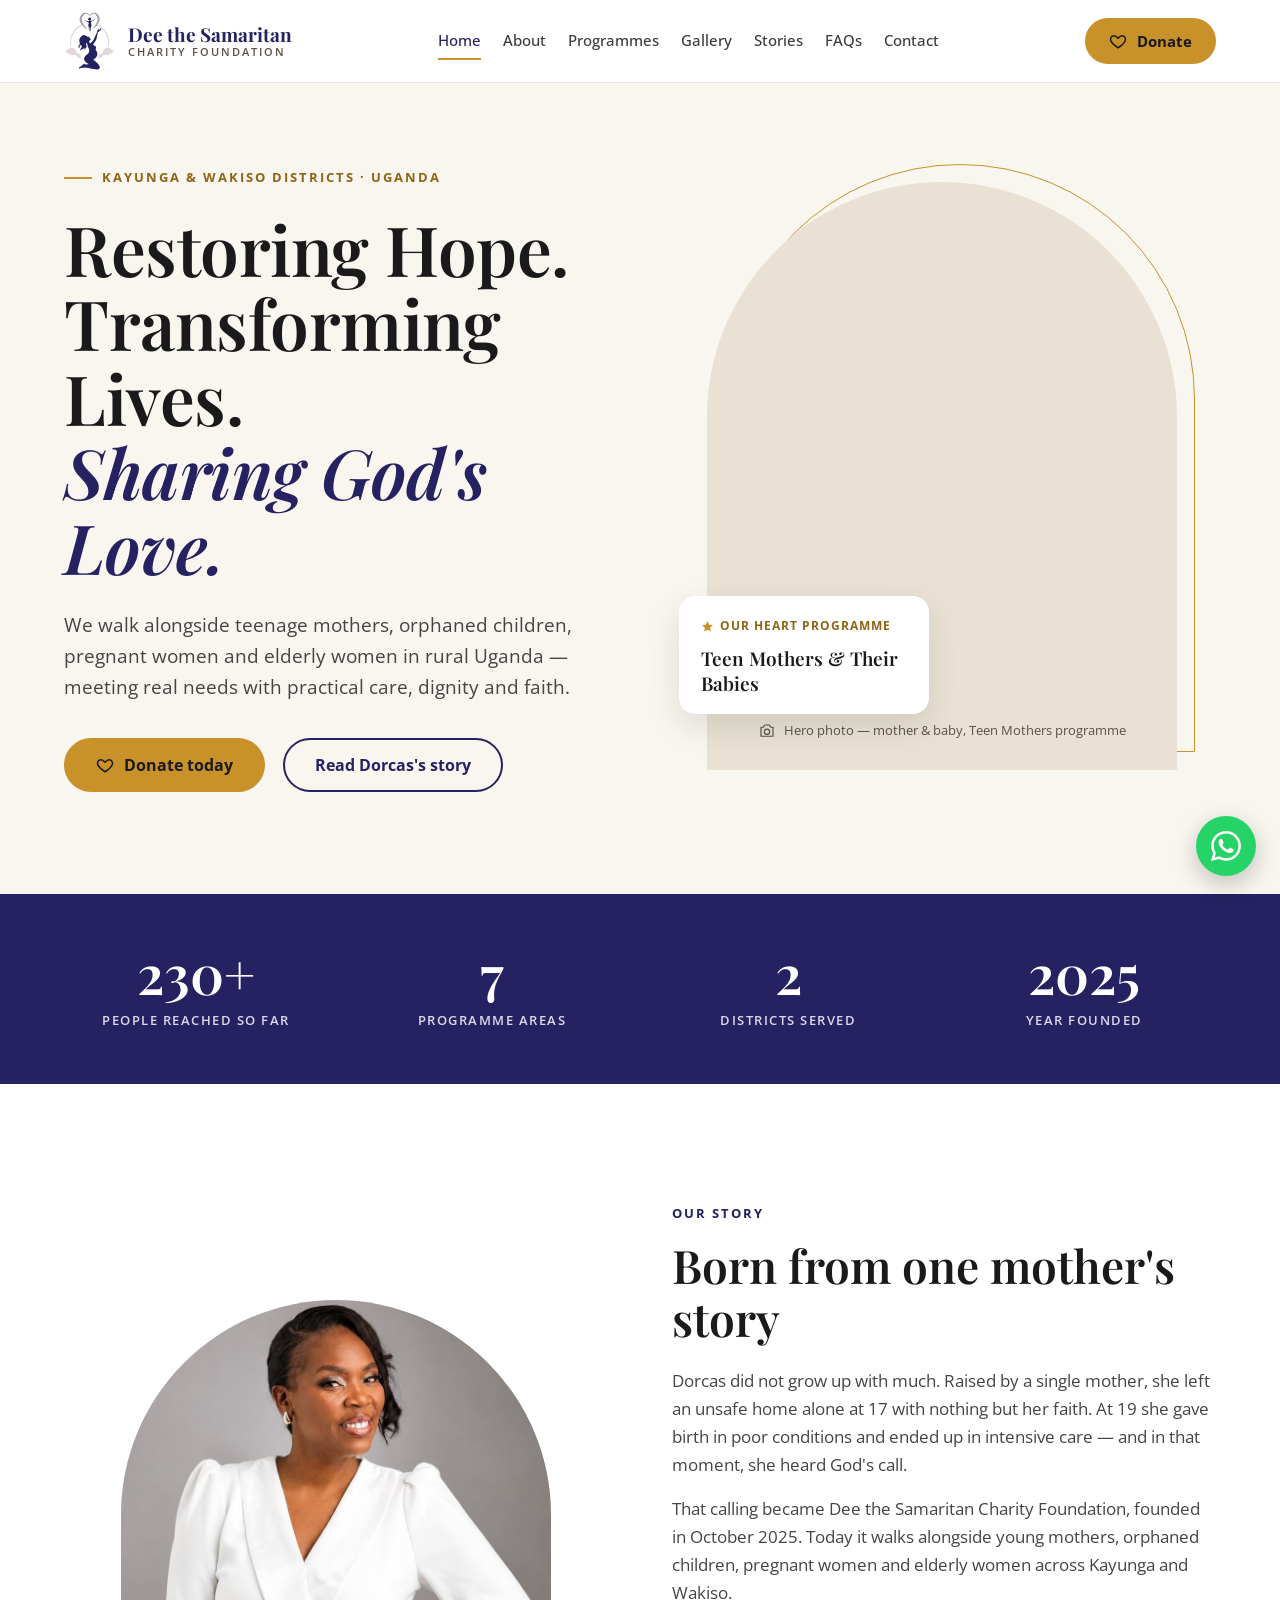
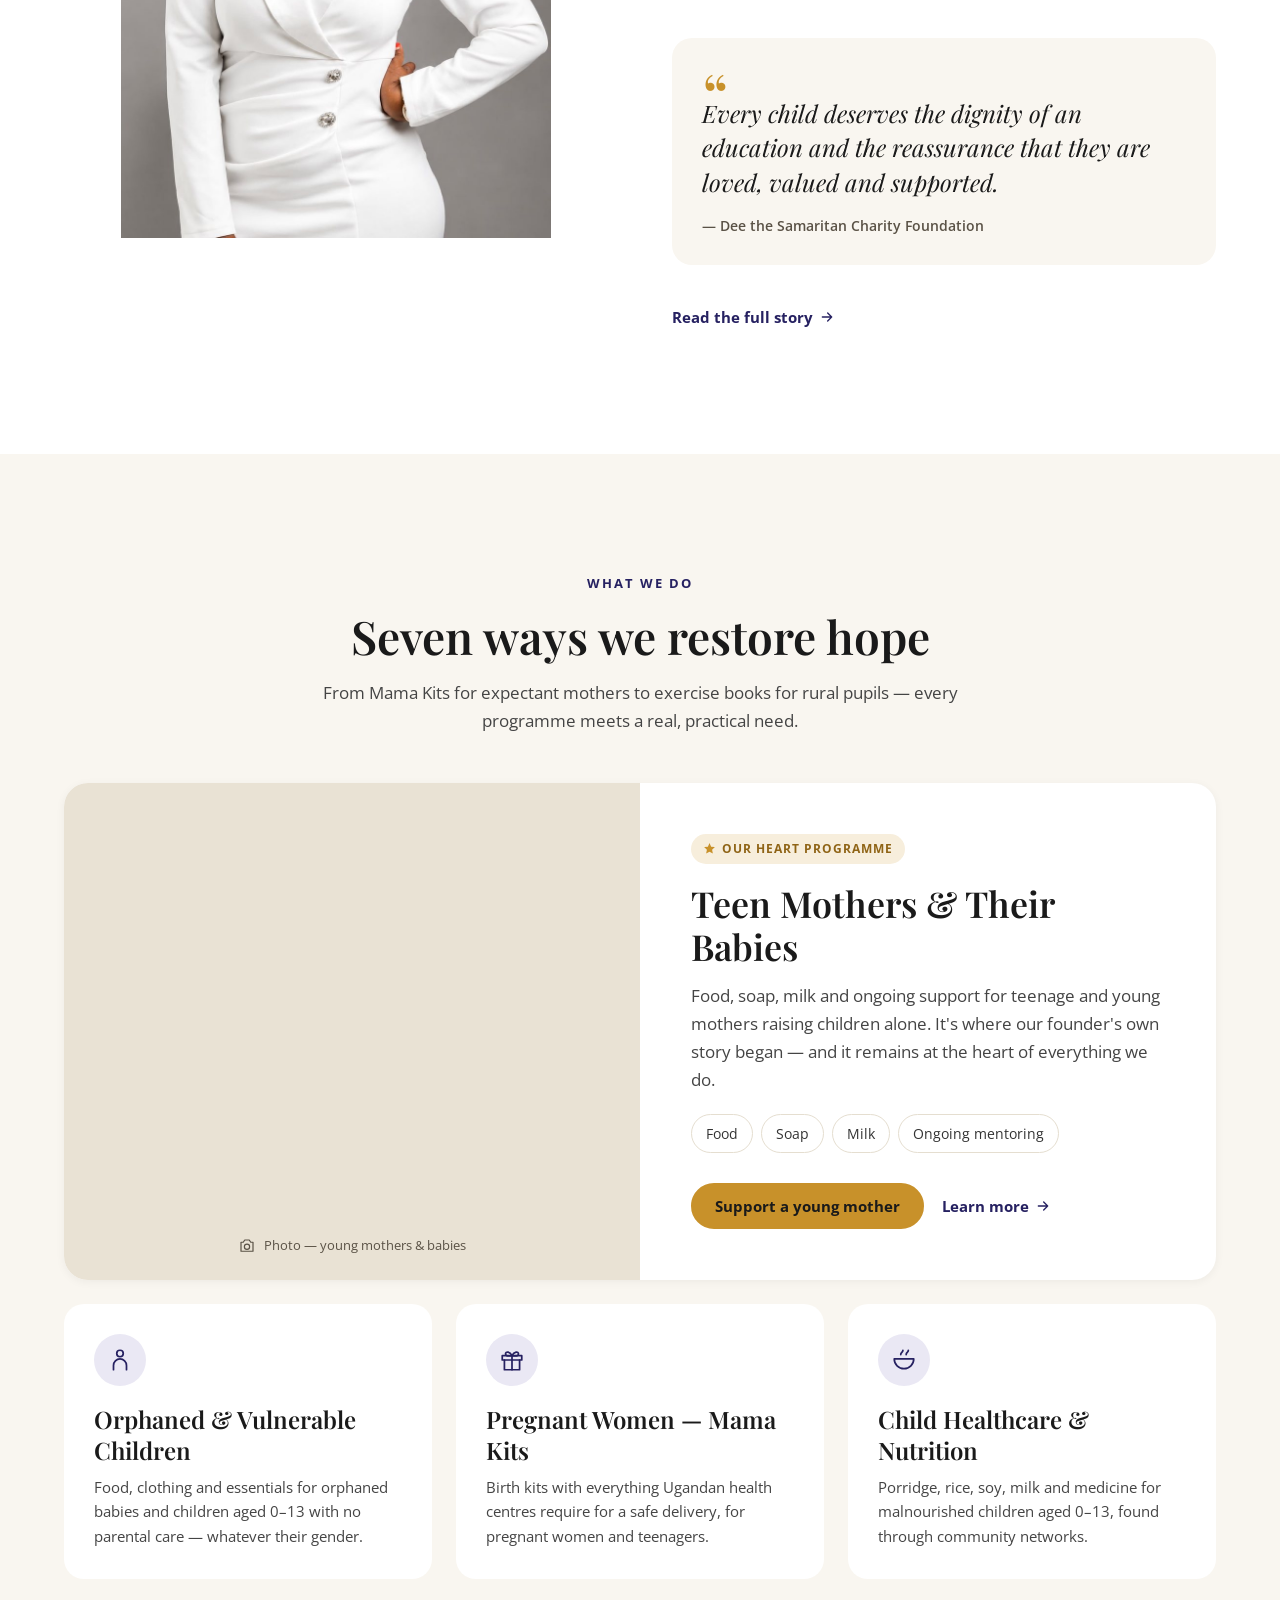
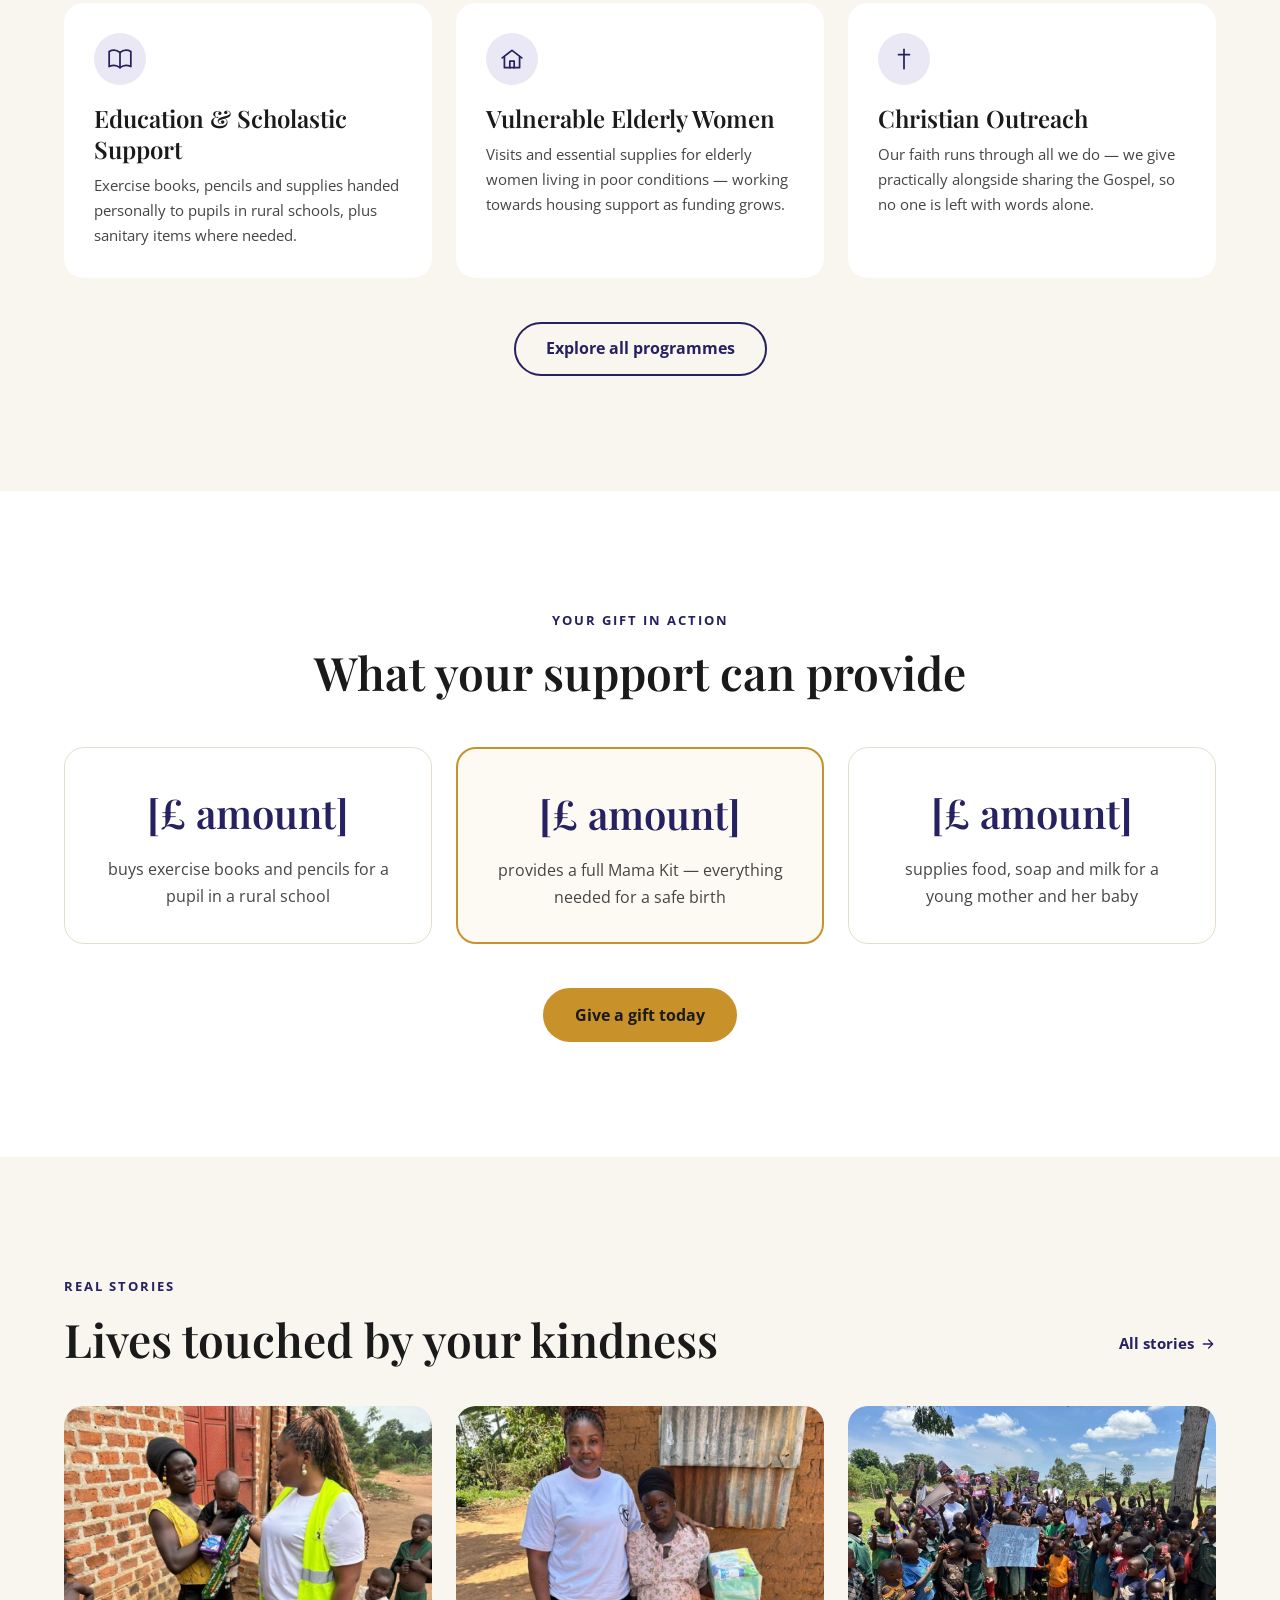
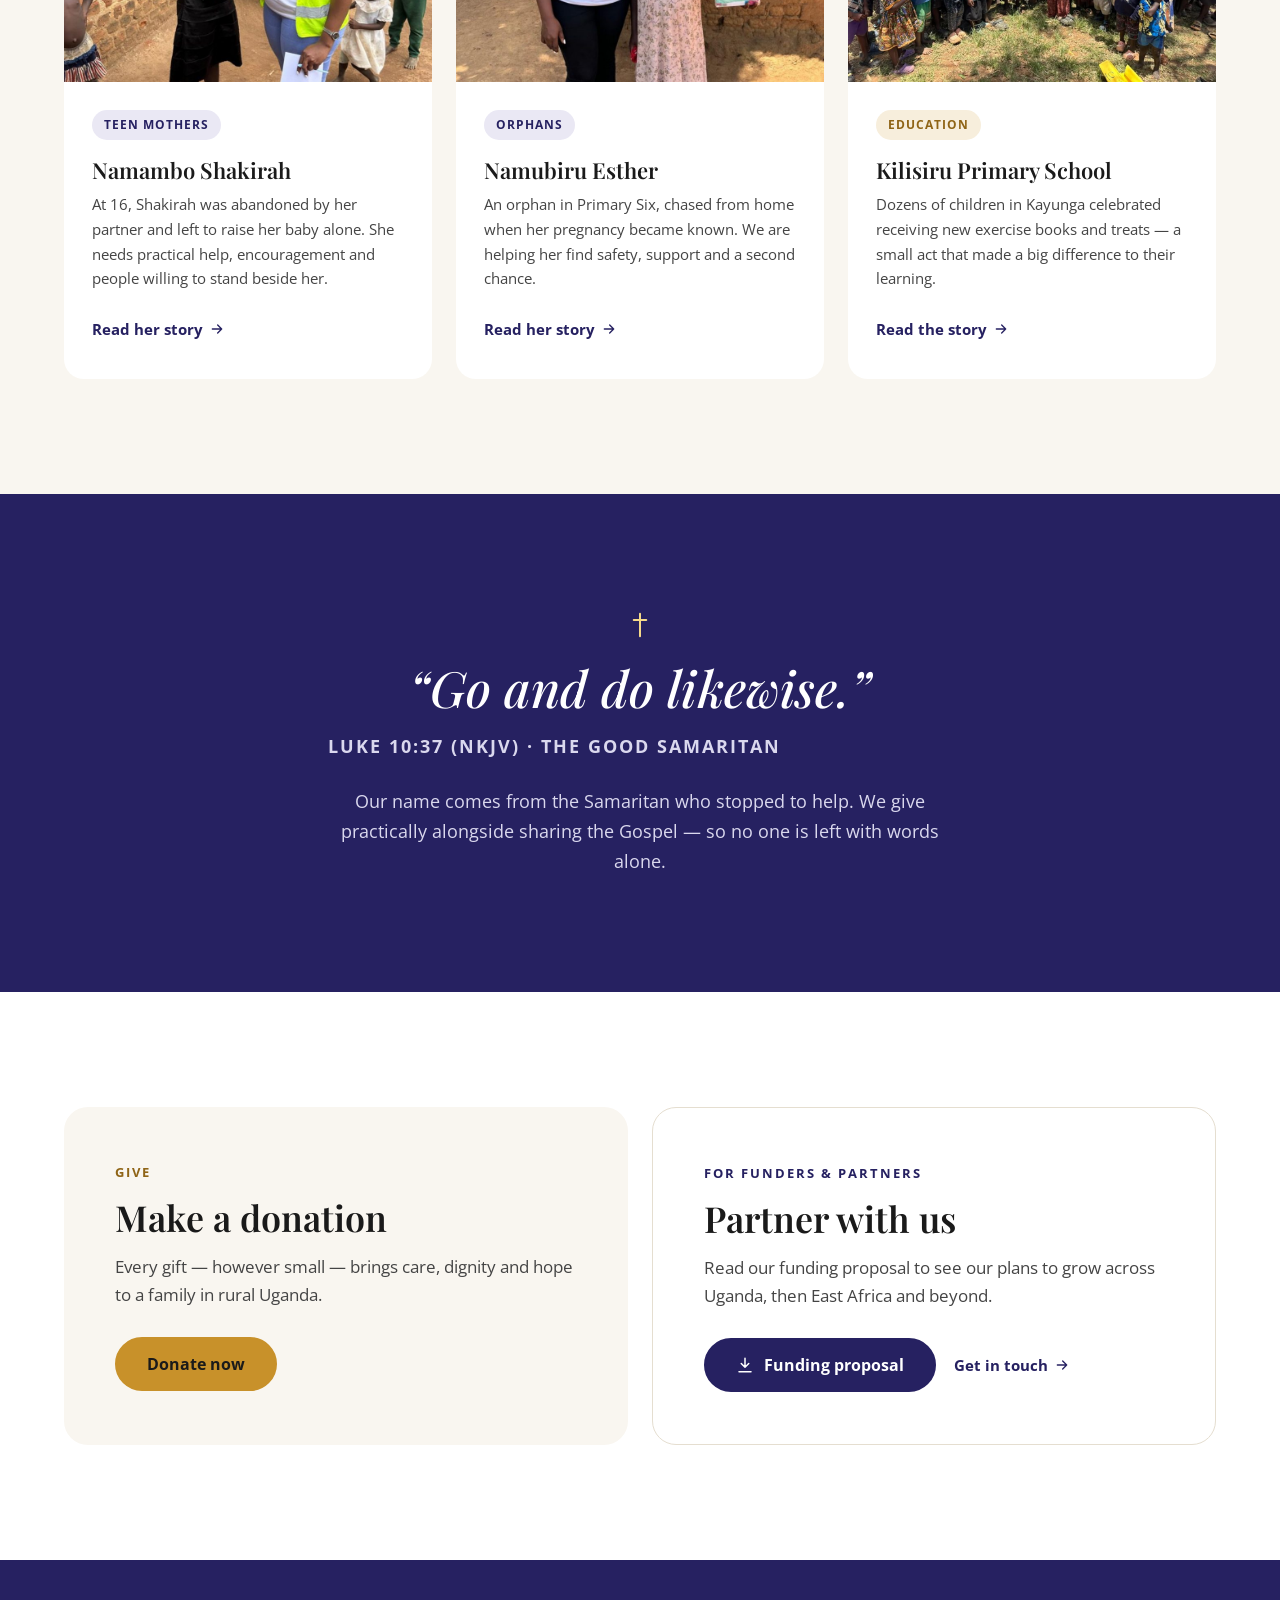
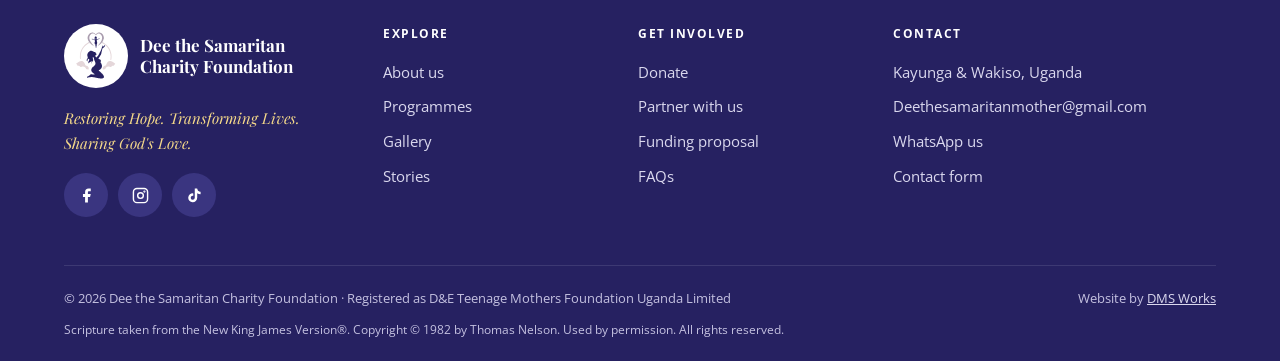
<file: index.html>
<!DOCTYPE html>
<html lang="en-GB">
<head>
  <meta charset="UTF-8">
  <meta name="viewport" content="width=device-width, initial-scale=1.0">
  <title>Dee the Samaritan Charity Foundation | Restoring Hope. Transforming Lives.</title>
  <meta name="description" content="Dee the Samaritan Charity Foundation supports teenage mothers, orphaned children, pregnant women and elderly women in Kayunga and Wakiso, Uganda. Donate today and help restore hope.">
  <meta name="theme-color" content="#262161">

  <!-- Social sharing -->
  <meta property="og:type" content="website">
  <meta property="og:site_name" content="Dee the Samaritan Charity Foundation">
  <meta property="og:title" content="Dee the Samaritan Charity Foundation | Restoring Hope. Transforming Lives.">
  <meta property="og:description" content="Dee the Samaritan Charity Foundation supports teenage mothers, orphaned children, pregnant women and elderly women in Kayunga and Wakiso, Uganda. Donate today and help restore hope.">
  <meta property="og:image" content="assets/images/og-image.jpg">
  <meta name="twitter:card" content="summary_large_image">

  <link rel="icon" href="assets/images/favicon.svg" type="image/svg+xml">
  <link rel="icon" href="assets/images/favicon-32.png" sizes="32x32" type="image/png">
  <link rel="apple-touch-icon" href="assets/images/apple-touch-icon.png">

  <link rel="preconnect" href="https://fonts.googleapis.com">
  <link rel="preconnect" href="https://fonts.gstatic.com" crossorigin>
  <link rel="stylesheet" href="https://fonts.googleapis.com/css2?family=Open+Sans:wght@400;500;600;700&family=Playfair+Display:ital,wght@0,500;0,600;0,700;1,500;1,600&display=swap">
  <link rel="stylesheet" href="css/style.css">
  <script src="js/main.js" defer></script>
</head>
<body>

  <a class="skip-link" href="#main">Skip to content</a>

  <!-- ══ HEADER ══════════════════════════════════════════════ -->
  <header class="site-header">
    <nav class="nav" aria-label="Main">
      <a href="index.html" class="nav__logo">
        <img src="assets/images/logo-mark.svg" alt="" width="52" height="58">
        <span class="nav__logo-text">
          <span class="nav__logo-name">Dee the Samaritan</span>
          <span class="nav__logo-sub">Charity Foundation</span>
        </span>
      </a>
      <div class="nav__links">
        <a href="index.html" class="active" aria-current="page">Home</a>
        <a href="about.html">About</a>
        <a href="programmes.html">Programmes</a>
        <a href="gallery.html">Gallery</a>
        <a href="testimonials.html">Stories</a>
        <a href="faqs.html">FAQs</a>
        <a href="contact.html">Contact</a>
      </div>
      <div class="nav__actions">
        <a href="support-us.html" class="btn btn--gold nav__cta"><svg viewBox="0 0 24 24" fill="none" stroke="currentColor" stroke-width="2" stroke-linecap="round" stroke-linejoin="round" aria-hidden="true"><path d="M12 21s-7.5-4.6-9.5-9.1C1.1 8.6 3.2 5 6.6 5c2.1 0 3.6 1.2 5.4 3.2C13.8 6.2 15.3 5 17.4 5c3.4 0 5.5 3.6 4.1 6.9C19.5 16.4 12 21 12 21z"/></svg>Donate</a>
        <button class="nav__burger" type="button" aria-label="Open menu" aria-expanded="false" aria-controls="mobile-menu">
          <span></span><span></span><span></span>
        </button>
      </div>
    </nav>
    <nav class="nav__mobile" id="mobile-menu" aria-label="Mobile">
    <a href="index.html" class="active" aria-current="page">Home</a>
    <a href="about.html">About</a>
    <a href="programmes.html">Programmes</a>
    <a href="gallery.html">Gallery</a>
    <a href="testimonials.html">Stories</a>
    <a href="faqs.html">FAQs</a>
    <a href="contact.html">Contact</a>
    <a href="support-us.html" class="btn btn--gold btn--block">Donate now</a>
    </nav>
  </header>

  <main id="main">

    <!-- ══ HERO ════════════════════════════════════════════════ -->
    <section class="hero">
      <div class="container split">
        <div class="split__text">
          <span class="eyebrow eyebrow--gold"><span class="eyebrow__rule"></span>Kayunga &amp; Wakiso Districts · Uganda</span>
          <h1>Restoring Hope.<br>Transforming Lives.<br><em>Sharing God's Love.</em></h1>
          <p class="lead">We walk alongside teenage mothers, orphaned children, pregnant women and elderly women in rural Uganda — meeting real needs with practical care, dignity and faith.</p>
          <div class="btn-row">
            <a href="support-us.html#donate" class="btn btn--gold"><svg viewBox="0 0 24 24" fill="none" stroke="currentColor" stroke-width="2" stroke-linecap="round" stroke-linejoin="round" aria-hidden="true"><path d="M12 21s-7.5-4.6-9.5-9.1C1.1 8.6 3.2 5 6.6 5c2.1 0 3.6 1.2 5.4 3.2C13.8 6.2 15.3 5 17.4 5c3.4 0 5.5 3.6 4.1 6.9C19.5 16.4 12 21 12 21z"/></svg>Donate today</a>
            <a href="about.html" class="btn btn--outline">Read Dorcas's story</a>
          </div>
        </div>
        <div class="split__media">
          <div class="hero__media">
            <div class="arch-frame">
              <div class="photo photo--arch" role="img" aria-label="Photo placeholder: Hero photo — mother &amp; baby, Teen Mothers programme"><span class="photo__label"><svg viewBox="0 0 24 24" fill="none" stroke="currentColor" stroke-width="1.6" stroke-linecap="round" stroke-linejoin="round" aria-hidden="true"><path d="M4 7h3l2-3h6l2 3h3v12H4z"/><circle cx="12" cy="13" r="3.5"/></svg>Hero photo — mother &amp; baby, Teen Mothers programme</span></div>
            </div>
            <div class="hero__badge">
              <span class="tag tag--gold" style="background: none; padding: 0"><svg viewBox="0 0 24 24" fill="#C8912A" aria-hidden="true"><path d="M12 2l3 6.6 7 .8-5.2 4.8 1.4 7L12 17.8 5.8 21.2l1.4-7L2 9.4l7-.8z"/></svg>Our heart programme</span>
              <p>Teen Mothers &amp; Their Babies</p>
            </div>
          </div>
        </div>
      </div>
    </section>

    <!-- ══ IMPACT STATS ═════════════════════════════════════════ -->
    <section class="stats" aria-label="Our impact">
      <div class="container stats__grid">
        <div><div class="stat__number">230+</div><div class="stat__label">People reached so far</div></div>
        <div><div class="stat__number">7</div><div class="stat__label">Programme areas</div></div>
        <div><div class="stat__number">2</div><div class="stat__label">Districts served</div></div>
        <div><div class="stat__number">2025</div><div class="stat__label">Year founded</div></div>
      </div>
    </section>

    <!-- ══ FOUNDER STORY TEASER ═════════════════════════════════ -->
    <section class="section">
      <div class="container split">
        <div class="split__media reveal">
          <div class="photo photo--arch" style="max-width: 430px"><img src="assets/images/team/dorcas.jpg" alt="Dorcas, founder of Dee the Samaritan Charity Foundation" loading="lazy" style="object-position: center top"></div>
        </div>
        <div class="split__text">
          <span class="eyebrow">Our story</span>
          <h2>Born from one mother's story</h2>
          <p>Dorcas did not grow up with much. Raised by a single mother, she left an unsafe home alone at 17 with nothing but her faith. At 19 she gave birth in poor conditions and ended up in intensive care — and in that moment, she heard God's call.</p>
          <p>That calling became Dee the Samaritan Charity Foundation, founded in October 2025. Today it walks alongside young mothers, orphaned children, pregnant women and elderly women across Kayunga and Wakiso.</p>
          <figure class="pull-quote">
            <blockquote>Every child deserves the dignity of an education and the reassurance that they are loved, valued and supported.</blockquote>
            <figcaption>— Dee the Samaritan Charity Foundation</figcaption>
          </figure>
          <a href="about.html" class="link-arrow">Read the full story <svg viewBox="0 0 24 24" fill="none" stroke="currentColor" stroke-width="2" stroke-linecap="round" stroke-linejoin="round" aria-hidden="true"><path d="M5 12h14M13 6l6 6-6 6"/></svg></a>
        </div>
      </div>
    </section>

    <!-- ══ PROGRAMMES ═══════════════════════════════════════════ -->
    <section class="section section--cream">
      <div class="container">
        <div class="section__header reveal">
          <span class="eyebrow">What we do</span>
          <h2>Seven ways we restore hope</h2>
          <p>From Mama Kits for expectant mothers to exercise books for rural pupils — every programme meets a real, practical need.</p>
        </div>

        <div class="feature reveal">
          <div class="photo " role="img" aria-label="Photo placeholder: young mothers with their babies"><span class="photo__label"><svg viewBox="0 0 24 24" fill="none" stroke="currentColor" stroke-width="1.6" stroke-linecap="round" stroke-linejoin="round" aria-hidden="true"><path d="M4 7h3l2-3h6l2 3h3v12H4z"/><circle cx="12" cy="13" r="3.5"/></svg>Photo — young mothers &amp; babies</span></div>
          <div class="feature__body">
            <span class="tag tag--gold"><svg viewBox="0 0 24 24" fill="#C8912A" aria-hidden="true"><path d="M12 2l3 6.6 7 .8-5.2 4.8 1.4 7L12 17.8 5.8 21.2l1.4-7L2 9.4l7-.8z"/></svg>Our heart programme</span>
            <h3>Teen Mothers &amp; Their Babies</h3>
            <p>Food, soap, milk and ongoing support for teenage and young mothers raising children alone. It's where our founder's own story began — and it remains at the heart of everything we do.</p>
            <div class="chips">
              <span class="chip">Food</span><span class="chip">Soap</span><span class="chip">Milk</span><span class="chip">Ongoing mentoring</span>
            </div>
            <div class="btn-row">
              <a href="support-us.html#donate" class="btn btn--gold btn--sm">Support a young mother</a>
              <a href="programmes.html#teen-mothers" class="link-arrow">Learn more <svg viewBox="0 0 24 24" fill="none" stroke="currentColor" stroke-width="2" stroke-linecap="round" stroke-linejoin="round" aria-hidden="true"><path d="M5 12h14M13 6l6 6-6 6"/></svg></a>
            </div>
          </div>
        </div>

        <div class="grid mt-24">
          <a href="programmes.html#orphans" class="card reveal" style="text-decoration: none; color: inherit">
            <span class="icon-circle"><svg viewBox="0 0 24 24" fill="none" stroke="currentColor" stroke-width="1.6" stroke-linecap="round" stroke-linejoin="round" aria-hidden="true"><circle cx="12" cy="6" r="3"/><path d="M6 21v-4a6 6 0 0 1 12 0v4"/></svg></span>
            <h3>Orphaned &amp; Vulnerable Children</h3>
            <p>Food, clothing and essentials for orphaned babies and children aged 0–13 with no parental care — whatever their gender.</p>
          </a>
          <a href="programmes.html#mama-kits" class="card reveal" style="text-decoration: none; color: inherit">
            <span class="icon-circle"><svg viewBox="0 0 24 24" fill="none" stroke="currentColor" stroke-width="1.6" stroke-linecap="round" stroke-linejoin="round" aria-hidden="true"><path d="M3 8h18v4H3z"/><path d="M5 12v9h14v-9"/><path d="M12 8v13"/><path d="M12 8c-2-4-6-4-6-1.5S10 8 12 8zM12 8c2-4 6-4 6-1.5S14 8 12 8z"/></svg></span>
            <h3>Pregnant Women — Mama Kits</h3>
            <p>Birth kits with everything Ugandan health centres require for a safe delivery, for pregnant women and teenagers.</p>
          </a>
          <a href="programmes.html#healthcare" class="card reveal" style="text-decoration: none; color: inherit">
            <span class="icon-circle"><svg viewBox="0 0 24 24" fill="none" stroke="currentColor" stroke-width="1.6" stroke-linecap="round" stroke-linejoin="round" aria-hidden="true"><path d="M3 11h18a9 9 0 0 1-18 0z"/><path d="M9 7c0-2 2-2 2-4M14 7c0-2 2-2 2-4"/></svg></span>
            <h3>Child Healthcare &amp; Nutrition</h3>
            <p>Porridge, rice, soy, milk and medicine for malnourished children aged 0–13, found through community networks.</p>
          </a>
          <a href="programmes.html#education" class="card reveal" style="text-decoration: none; color: inherit">
            <span class="icon-circle"><svg viewBox="0 0 24 24" fill="none" stroke="currentColor" stroke-width="1.6" stroke-linecap="round" stroke-linejoin="round" aria-hidden="true"><path d="M2 5c3-1.5 7-1.5 10 1 3-2.5 7-2.5 10-1v14c-3-1.5-7-1.5-10 1-3-2.5-7-2.5-10-1z"/><path d="M12 6v14"/></svg></span>
            <h3>Education &amp; Scholastic Support</h3>
            <p>Exercise books, pencils and supplies handed personally to pupils in rural schools, plus sanitary items where needed.</p>
          </a>
          <a href="programmes.html#elderly" class="card reveal" style="text-decoration: none; color: inherit">
            <span class="icon-circle"><svg viewBox="0 0 24 24" fill="none" stroke="currentColor" stroke-width="1.6" stroke-linecap="round" stroke-linejoin="round" aria-hidden="true"><path d="M3 11l9-7 9 7"/><path d="M5 10v10h14V10"/><path d="M10 20v-6h4v6"/></svg></span>
            <h3>Vulnerable Elderly Women</h3>
            <p>Visits and essential supplies for elderly women living in poor conditions — working towards housing support as funding grows.</p>
          </a>
          <a href="programmes.html#outreach" class="card reveal" style="text-decoration: none; color: inherit">
            <span class="icon-circle"><svg viewBox="0 0 24 24" fill="none" stroke="currentColor" stroke-width="1.6" stroke-linecap="round" stroke-linejoin="round" aria-hidden="true"><path d="M12 3v18M7 8h10"/></svg></span>
            <h3>Christian Outreach</h3>
            <p>Our faith runs through all we do — we give practically alongside sharing the Gospel, so no one is left with words alone.</p>
          </a>
        </div>
        <div class="text-center mt-44">
          <a href="programmes.html" class="btn btn--outline">Explore all programmes</a>
        </div>
      </div>
    </section>

    <!-- ══ WHAT YOUR GIFT PROVIDES ══════════════════════════════ -->
    <section class="section">
      <div class="container">
        <div class="section__header reveal">
          <span class="eyebrow">Your gift in action</span>
          <h2>What your support can provide</h2>
        </div>
        <!-- TODO: gift amounts to be confirmed by Dorcas -->
        <div class="grid">
          <div class="gift reveal"><div class="gift__amount">[£ amount]</div><p>buys exercise books and pencils for a pupil in a rural school</p></div>
          <div class="gift gift--highlight reveal"><div class="gift__amount">[£ amount]</div><p>provides a full Mama Kit — everything needed for a safe birth</p></div>
          <div class="gift reveal"><div class="gift__amount">[£ amount]</div><p>supplies food, soap and milk for a young mother and her baby</p></div>
        </div>
        <div class="text-center mt-44">
          <a href="support-us.html#donate" class="btn btn--gold">Give a gift today</a>
        </div>
      </div>
    </section>

    <!-- ══ STORIES ══════════════════════════════════════════════ -->
    <section class="section section--cream">
      <div class="container">
        <div class="section__header section__header--split reveal">
          <div>
            <span class="eyebrow">Real stories</span>
            <h2 style="margin-top: 14px">Lives touched by your kindness</h2>
          </div>
          <a href="testimonials.html" class="link-arrow">All stories <svg viewBox="0 0 24 24" fill="none" stroke="currentColor" stroke-width="2" stroke-linecap="round" stroke-linejoin="round" aria-hidden="true"><path d="M5 12h14M13 6l6 6-6 6"/></svg></a>
        </div>
        <div class="grid">
          <article class="story-card reveal">
            <div class="photo photo--landscape"><img src="assets/images/stories/shakirah.jpg" alt="Shakirah holding her baby beside Asiimwe, our Field Operations Coordinator" loading="lazy" style="object-position: center 30%"></div>
            <div class="story-card__body">
              <span><span class="tag">Teen Mothers</span></span>
              <h3>Namambo Shakirah</h3>
              <p>At 16, Shakirah was abandoned by her partner and left to raise her baby alone. She needs practical help, encouragement and people willing to stand beside her.</p>
              <a href="testimonials.html#shakirah" class="link-arrow">Read her story <svg viewBox="0 0 24 24" fill="none" stroke="currentColor" stroke-width="2" stroke-linecap="round" stroke-linejoin="round" aria-hidden="true"><path d="M5 12h14M13 6l6 6-6 6"/></svg></a>
            </div>
          </article>
          <article class="story-card reveal">
            <div class="photo photo--landscape"><img src="assets/images/stories/esther.jpg" alt="Esther standing with Asiimwe, our Field Operations Coordinator, outside a mud-brick house" loading="lazy" style="object-position: center 30%"></div>
            <div class="story-card__body">
              <span><span class="tag">Orphans</span></span>
              <h3>Namubiru Esther</h3>
              <p>An orphan in Primary Six, chased from home when her pregnancy became known. We are helping her find safety, support and a second chance.</p>
              <a href="testimonials.html#esther" class="link-arrow">Read her story <svg viewBox="0 0 24 24" fill="none" stroke="currentColor" stroke-width="2" stroke-linecap="round" stroke-linejoin="round" aria-hidden="true"><path d="M5 12h14M13 6l6 6-6 6"/></svg></a>
            </div>
          </article>
          <article class="story-card reveal">
            <div class="photo photo--landscape"><img src="assets/images/stories/kilisiru.jpg" alt="Pupils of Kilisiru Primary School celebrating with their new exercise books" loading="lazy" style="object-position: center"></div>
            <div class="story-card__body">
              <span><span class="tag tag--gold">Education</span></span>
              <h3>Kilisiru Primary School</h3>
              <p>Dozens of children in Kayunga celebrated receiving new exercise books and treats — a small act that made a big difference to their learning.</p>
              <a href="testimonials.html#kilisiru" class="link-arrow">Read the story <svg viewBox="0 0 24 24" fill="none" stroke="currentColor" stroke-width="2" stroke-linecap="round" stroke-linejoin="round" aria-hidden="true"><path d="M5 12h14M13 6l6 6-6 6"/></svg></a>
            </div>
          </article>
        </div>
      </div>
    </section>

    <!-- ══ SCRIPTURE ════════════════════════════════════════════ -->
    <section class="section section--brand">
      <div class="container container--narrow scripture">
        <span class="scripture__icon"><svg width="30" height="30" viewBox="0 0 24 24" fill="none" stroke="currentColor" stroke-width="1.6" stroke-linecap="round" stroke-linejoin="round" aria-hidden="true"><path d="M12 3v18M7 8h10"/></svg></span>
        <blockquote>“Go and do likewise.”</blockquote>
        <p class="scripture__ref" style="margin: 0">Luke 10:37 (NKJV) · The Good Samaritan</p>
        <p>Our name comes from the Samaritan who stopped to help. We give practically alongside sharing the Gospel — so no one is left with words alone.</p>
      </div>
    </section>

    <!-- ══ GET INVOLVED ═════════════════════════════════════════ -->
    
    <section class="section">
      <div class="container grid grid--lg">
        <div class="card card--cream card--lg reveal">
          <span class="eyebrow eyebrow--gold">Give</span>
          <h2>Make a donation</h2>
          <p>Every gift — however small — brings care, dignity and hope to a family in rural Uganda.</p>
          <a href="support-us.html#donate" class="btn btn--gold">Donate now</a>
        </div>
        <div class="card card--bordered card--lg reveal">
          <span class="eyebrow">For funders &amp; partners</span>
          <h2>Partner with us</h2>
          <p>Read our funding proposal to see our plans to grow across Uganda, then East Africa and beyond.</p>
          <div class="btn-row">
            <a href="support-us.html#proposal" class="btn btn--brand"><svg viewBox="0 0 24 24" fill="none" stroke="currentColor" stroke-width="2" stroke-linecap="round" stroke-linejoin="round" aria-hidden="true"><path d="M12 3v12M7 10l5 5 5-5M4 21h16"/></svg>Funding proposal</a>
            <a href="contact.html" class="link-arrow">Get in touch <svg viewBox="0 0 24 24" fill="none" stroke="currentColor" stroke-width="2" stroke-linecap="round" stroke-linejoin="round" aria-hidden="true"><path d="M5 12h14M13 6l6 6-6 6"/></svg></a>
          </div>
        </div>
      </div>
    </section>


  </main>

  <!-- ══ FOOTER ══════════════════════════════════════════════ -->
  <footer class="site-footer">
    <div class="container">
      <div class="footer__grid">
        <div>
          <a href="index.html" class="footer__logo">
            <span class="footer__logo-mark"><img src="assets/images/logo-mark.svg" alt="" width="42" height="47"></span>
            <span class="footer__logo-name">Dee the Samaritan<br>Charity Foundation</span>
          </a>
          <p class="footer__tagline">Restoring Hope. Transforming Lives. Sharing God's Love.</p>
          <div class="socials"><a href="https://www.facebook.com/people/Dee-The-Samaritan-Charity-Foundation/61595721579893/" target="_blank" rel="noopener" aria-label="Facebook"><svg viewBox="0 0 24 24" fill="currentColor" aria-hidden="true"><path d="M18 2h-3a5 5 0 0 0-5 5v3H7v4h3v8h4v-8h3l1-4h-4V7a1 1 0 0 1 1-1h3z"/></svg></a><a href="https://www.instagram.com/dscf_2026/" target="_blank" rel="noopener" aria-label="Instagram"><svg viewBox="0 0 24 24" fill="none" stroke="currentColor" stroke-width="2" aria-hidden="true"><rect x="2" y="2" width="20" height="20" rx="5"/><circle cx="12" cy="12" r="4"/><circle cx="17.5" cy="6.5" r="0.6" fill="currentColor"/></svg></a><a href="https://www.tiktok.com/@deethesamaritanfdn" target="_blank" rel="noopener" aria-label="TikTok"><svg viewBox="0 0 24 24" fill="currentColor" aria-hidden="true"><path d="M19.59 6.69a4.83 4.83 0 0 1-3.77-4.25V2h-3.45v13.67a2.89 2.89 0 1 1-2.88-3.39c.28 0 .54.04.79.1V9.01a6.34 6.34 0 1 0 5.54 6.29V8.69a8.18 8.18 0 0 0 4.78 1.52V6.76a4.85 4.85 0 0 1-1.01-.07z"/></svg></a></div>
        </div>
        <nav aria-label="Footer — explore">
          <p class="footer__heading">Explore</p>
          <div class="footer__links">
            <a href="about.html">About us</a>
            <a href="programmes.html">Programmes</a>
            <a href="gallery.html">Gallery</a>
            <a href="testimonials.html">Stories</a>
          </div>
        </nav>
        <nav aria-label="Footer — get involved">
          <p class="footer__heading">Get involved</p>
          <div class="footer__links">
            <a href="support-us.html#donate">Donate</a>
            <a href="support-us.html#partner">Partner with us</a>
            <a href="support-us.html#proposal">Funding proposal</a>
            <a href="faqs.html">FAQs</a>
          </div>
        </nav>
        <div>
          <p class="footer__heading">Contact</p>
          <div class="footer__links">
            <span>Kayunga &amp; Wakiso, Uganda</span>
            <a href="mailto:Deethesamaritanmother@gmail.com">Deethesamaritanmother@<wbr>gmail.com</a>
            <a href="https://wa.me/256XXXXXXXXX" target="_blank" rel="noopener">WhatsApp us</a>
            <a href="contact.html">Contact form</a>
          </div>
        </div>
      </div>
      <div class="footer__bottom">
        <span>&copy; <span data-year>2026</span> Dee the Samaritan Charity Foundation · Registered as D&amp;E Teenage Mothers Foundation Uganda Limited</span>
        <span>Website by <a href="https://dmsworks.co.uk" target="_blank" rel="noopener">DMS Works</a></span>
        <span class="footer__scripture">Scripture taken from the New King James Version®. Copyright © 1982 by Thomas Nelson. Used by permission. All rights reserved.</span>
      </div>
    </div>
  </footer>

  <!-- ── WHATSAPP FLOAT ──────────────────────────────────────── -->
  <a href="https://wa.me/256XXXXXXXXX" class="whatsapp-float" target="_blank" rel="noopener" aria-label="Chat with us on WhatsApp">
    <svg viewBox="0 0 24 24" aria-hidden="true"><path d="M17.47 14.38c-.3-.15-1.76-.87-2.03-.97-.27-.1-.47-.15-.67.15-.2.3-.77.97-.94 1.16-.17.2-.35.22-.64.08-.3-.15-1.26-.46-2.39-1.48-.88-.79-1.48-1.76-1.65-2.06-.17-.3-.02-.46.13-.6.13-.14.3-.35.45-.52.15-.18.2-.3.3-.5.1-.2.05-.37-.03-.52-.07-.15-.67-1.61-.92-2.2-.24-.58-.49-.5-.67-.51h-.57c-.2 0-.52.07-.79.37-.27.3-1.04 1.02-1.04 2.48s1.07 2.88 1.21 3.07c.15.2 2.1 3.2 5.08 4.49.71.31 1.26.49 1.7.63.71.22 1.36.19 1.87.12.57-.09 1.76-.72 2-1.41.25-.7.25-1.29.17-1.41-.07-.13-.27-.2-.57-.35M12.05 21.79h-.01a9.87 9.87 0 0 1-5.03-1.38l-.36-.21-3.74.98 1-3.65-.24-.37a9.86 9.86 0 0 1-1.51-5.26c0-5.45 4.44-9.88 9.89-9.88 2.64 0 5.12 1.03 6.99 2.9a9.82 9.82 0 0 1 2.89 6.99c0 5.45-4.44 9.88-9.88 9.88m8.41-18.3A11.82 11.82 0 0 0 12.05 0C5.5 0 .16 5.34.16 11.89c0 2.1.55 4.14 1.59 5.95L.06 24l6.3-1.65a11.88 11.88 0 0 0 5.68 1.45h.01c6.55 0 11.89-5.34 11.89-11.89a11.82 11.82 0 0 0-3.48-8.41z"/></svg>
  </a>

</body>
</html>
</file>
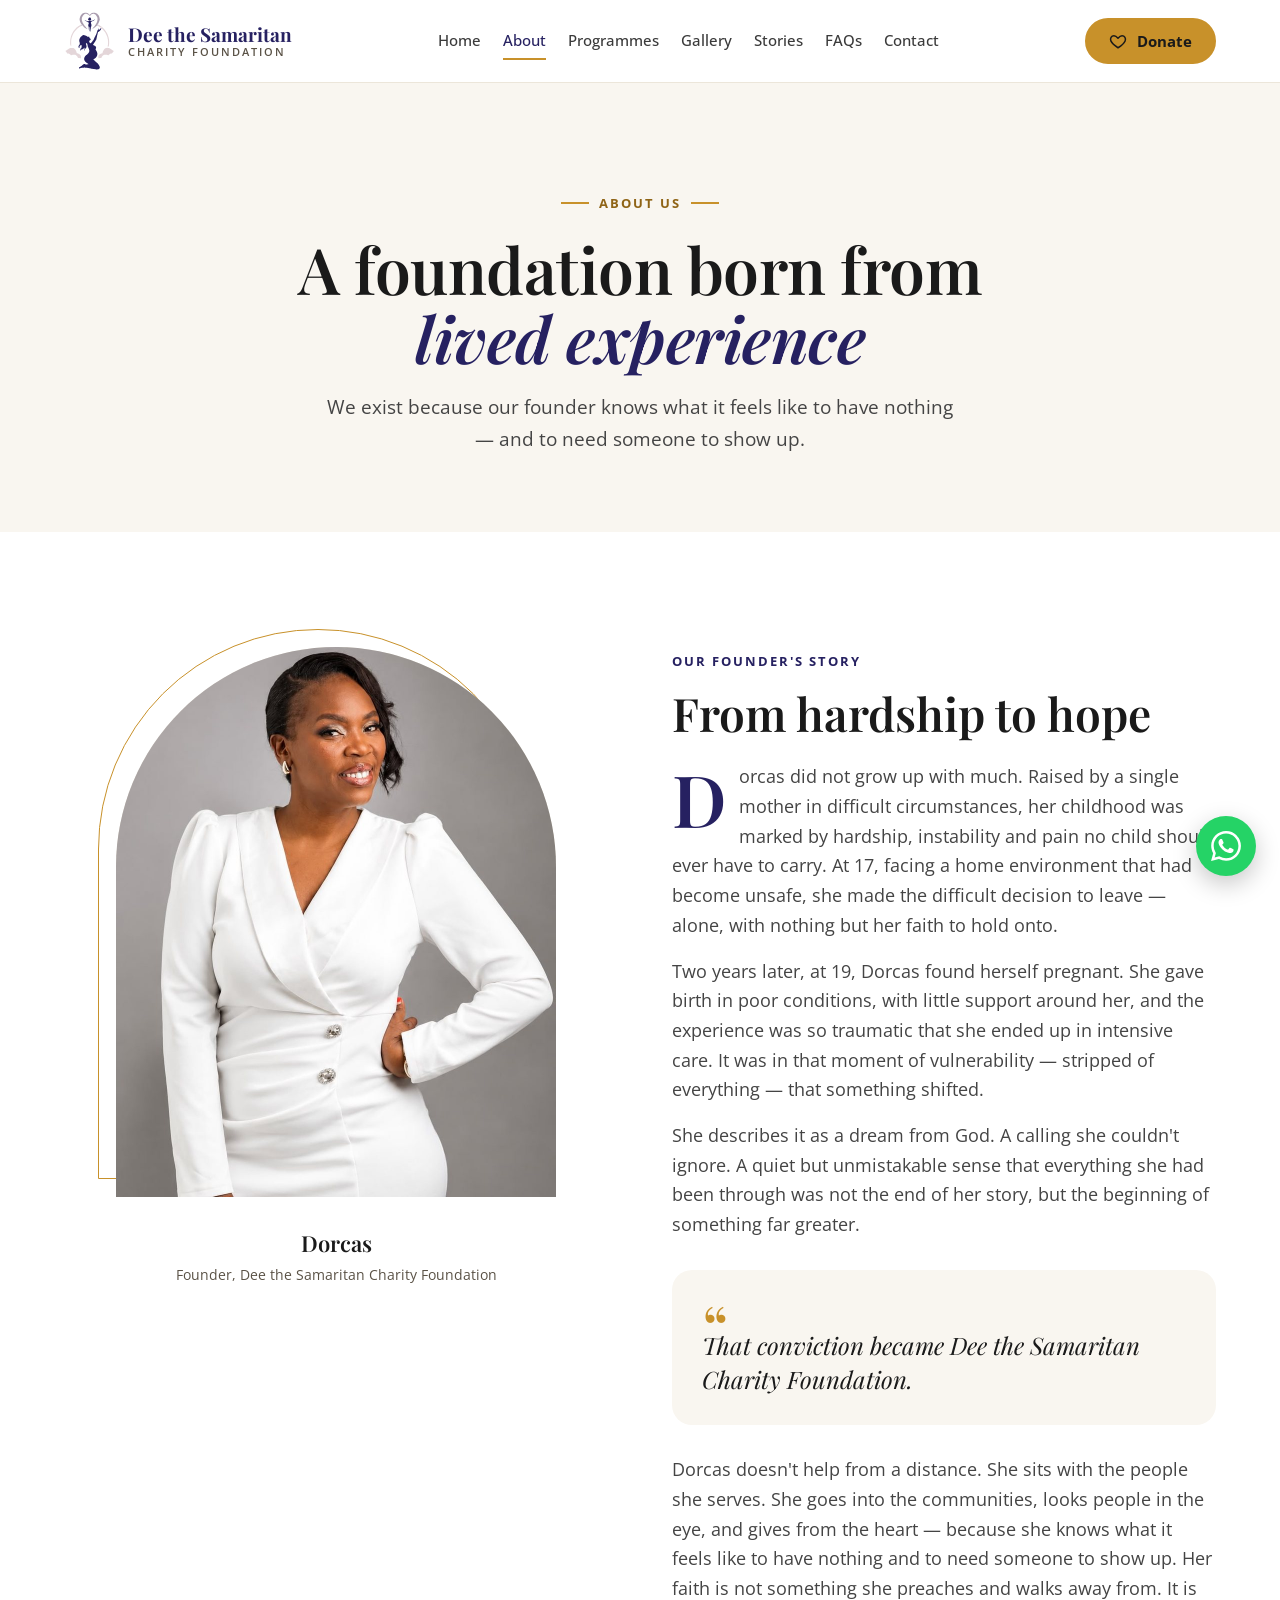
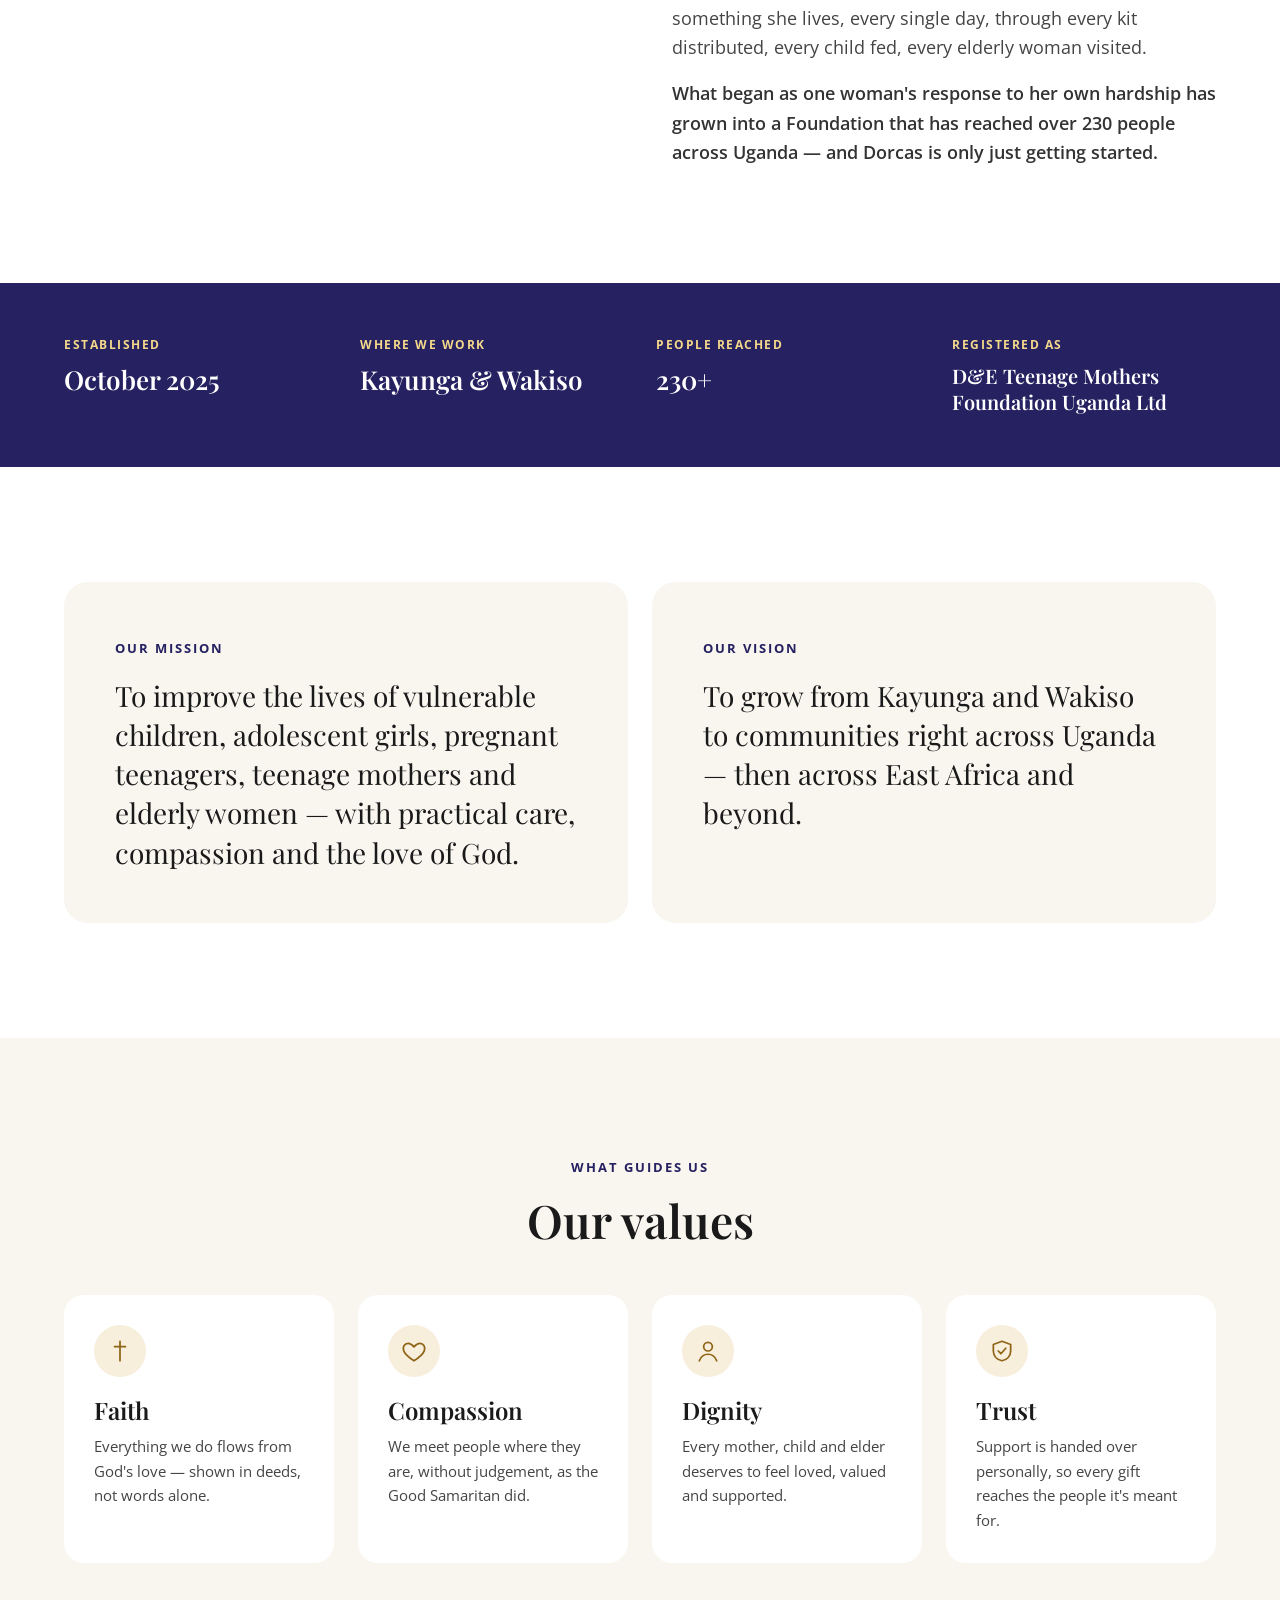
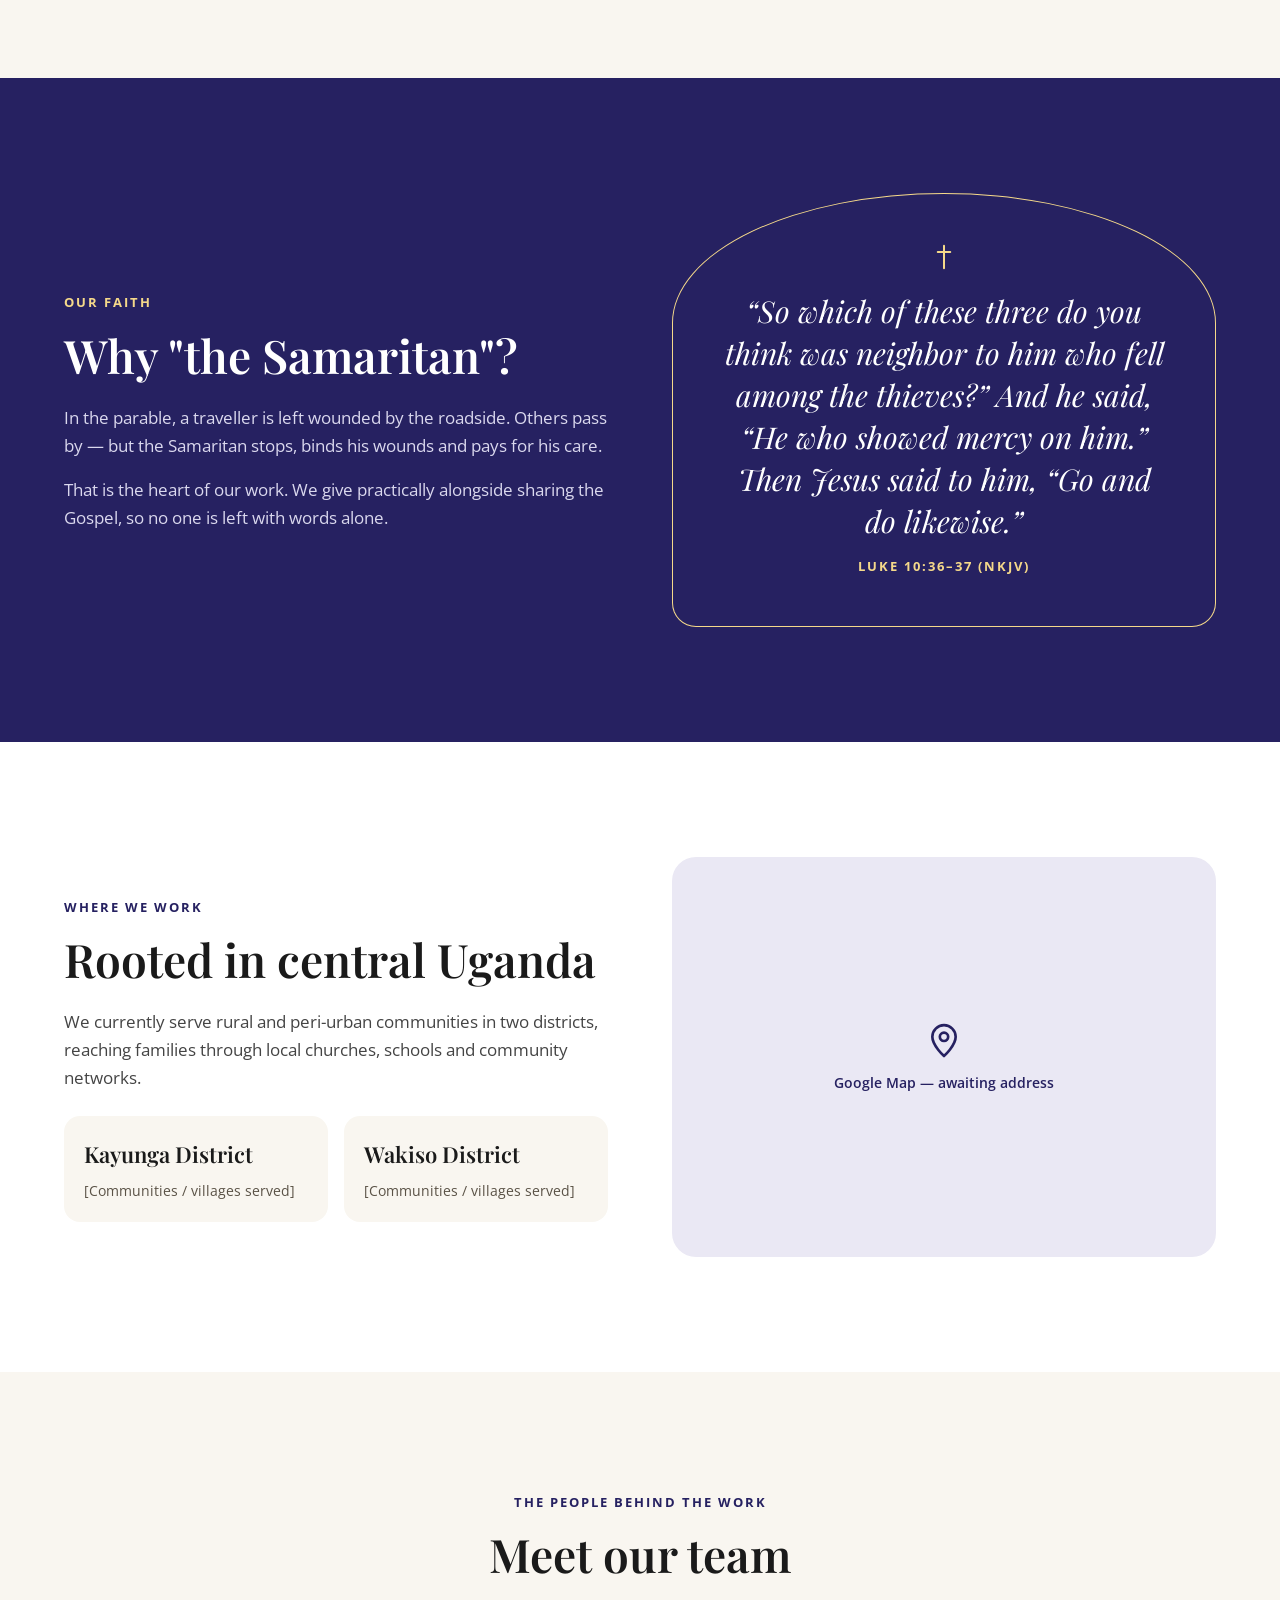
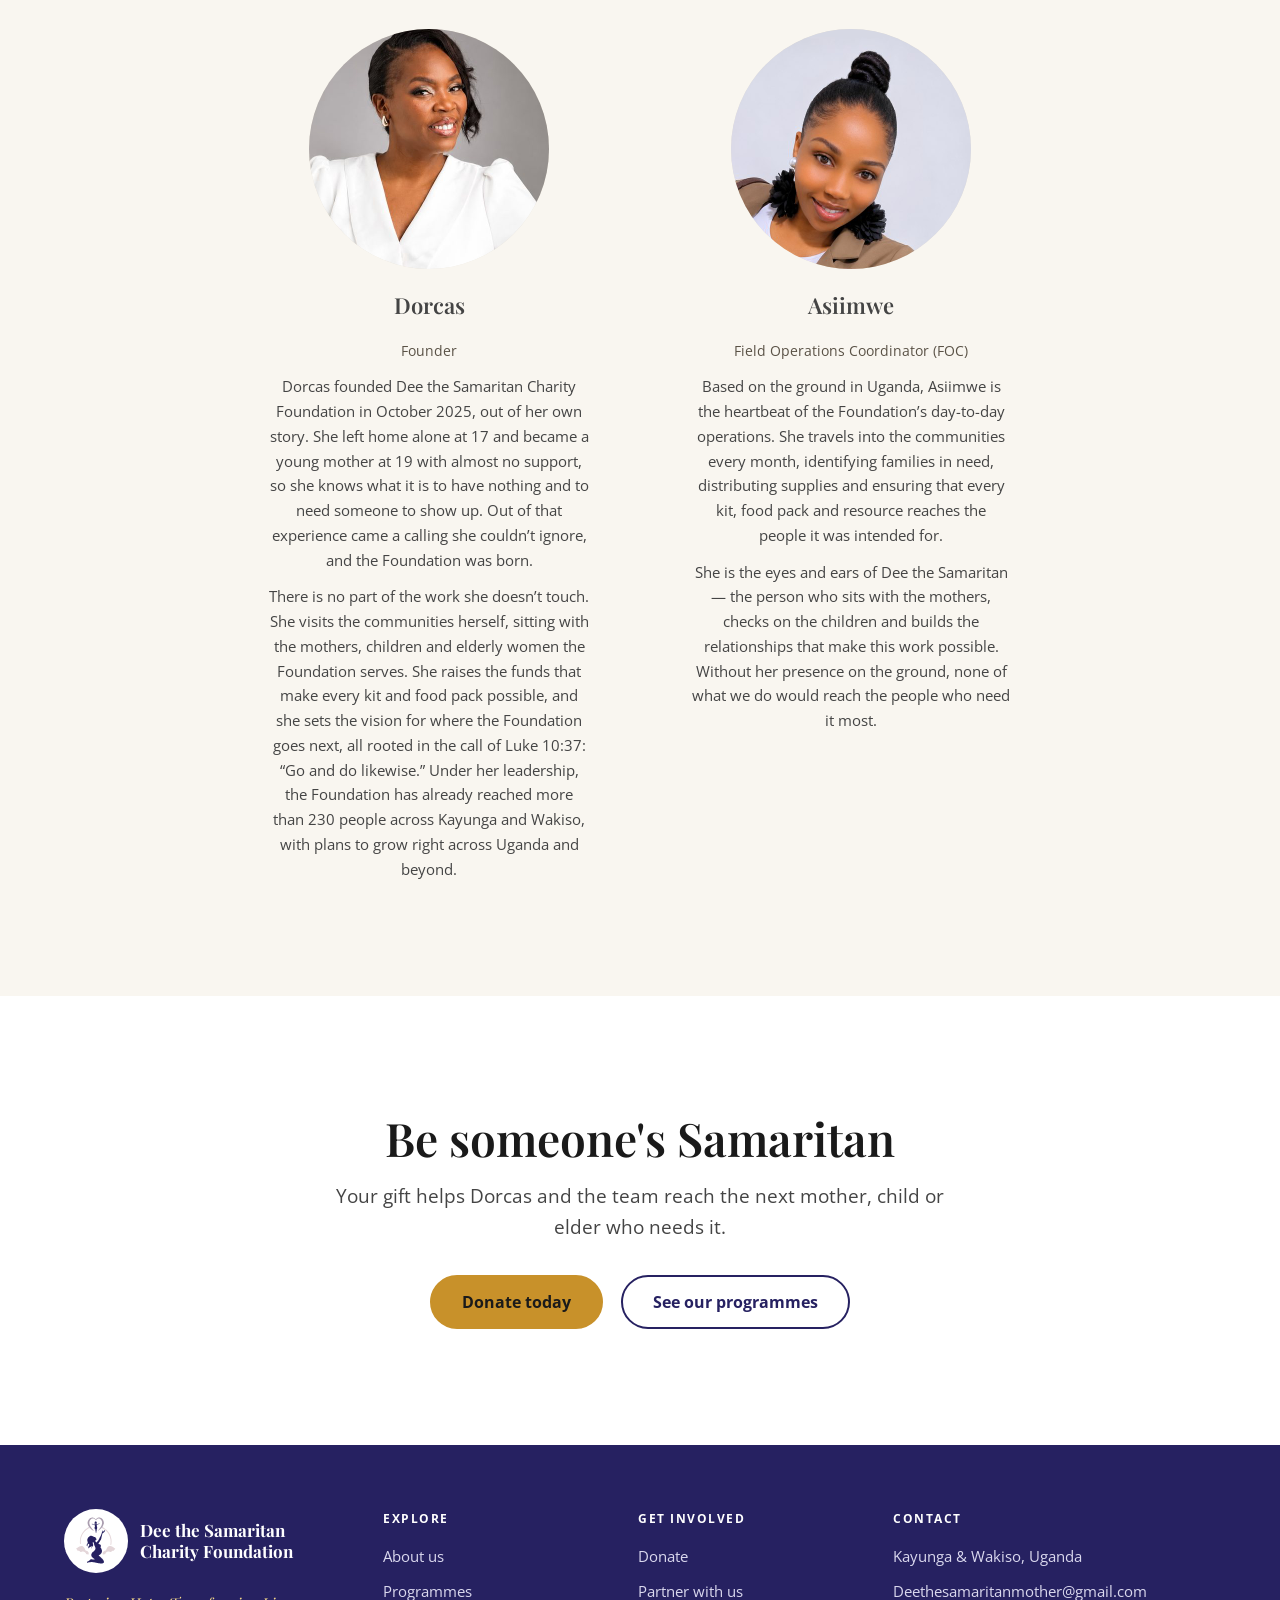
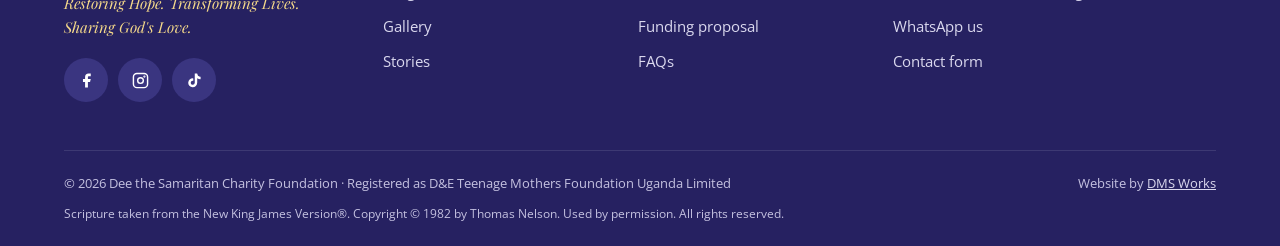
<file: about.html>
<!DOCTYPE html>
<html lang="en-GB">
<head>
  <meta charset="UTF-8">
  <meta name="viewport" content="width=device-width, initial-scale=1.0">
  <title>About Us | Dee the Samaritan Charity Foundation</title>
  <meta name="description" content="The story of Dorcas, founder of Dee the Samaritan Charity Foundation — and the faith, values and mission behind our work in Kayunga and Wakiso, Uganda.">
  <meta name="theme-color" content="#262161">

  <!-- Social sharing -->
  <meta property="og:type" content="website">
  <meta property="og:site_name" content="Dee the Samaritan Charity Foundation">
  <meta property="og:title" content="About Us | Dee the Samaritan Charity Foundation">
  <meta property="og:description" content="The story of Dorcas, founder of Dee the Samaritan Charity Foundation — and the faith, values and mission behind our work in Kayunga and Wakiso, Uganda.">
  <meta property="og:image" content="assets/images/og-image.jpg">
  <meta name="twitter:card" content="summary_large_image">

  <link rel="icon" href="assets/images/favicon.svg" type="image/svg+xml">
  <link rel="icon" href="assets/images/favicon-32.png" sizes="32x32" type="image/png">
  <link rel="apple-touch-icon" href="assets/images/apple-touch-icon.png">

  <link rel="preconnect" href="https://fonts.googleapis.com">
  <link rel="preconnect" href="https://fonts.gstatic.com" crossorigin>
  <link rel="stylesheet" href="https://fonts.googleapis.com/css2?family=Open+Sans:wght@400;500;600;700&family=Playfair+Display:ital,wght@0,500;0,600;0,700;1,500;1,600&display=swap">
  <link rel="stylesheet" href="css/style.css">
  <script src="js/main.js" defer></script>
</head>
<body>

  <a class="skip-link" href="#main">Skip to content</a>

  <!-- ══ HEADER ══════════════════════════════════════════════ -->
  <header class="site-header">
    <nav class="nav" aria-label="Main">
      <a href="index.html" class="nav__logo">
        <img src="assets/images/logo-mark.svg" alt="" width="52" height="58">
        <span class="nav__logo-text">
          <span class="nav__logo-name">Dee the Samaritan</span>
          <span class="nav__logo-sub">Charity Foundation</span>
        </span>
      </a>
      <div class="nav__links">
        <a href="index.html">Home</a>
        <a href="about.html" class="active" aria-current="page">About</a>
        <a href="programmes.html">Programmes</a>
        <a href="gallery.html">Gallery</a>
        <a href="testimonials.html">Stories</a>
        <a href="faqs.html">FAQs</a>
        <a href="contact.html">Contact</a>
      </div>
      <div class="nav__actions">
        <a href="support-us.html" class="btn btn--gold nav__cta"><svg viewBox="0 0 24 24" fill="none" stroke="currentColor" stroke-width="2" stroke-linecap="round" stroke-linejoin="round" aria-hidden="true"><path d="M12 21s-7.5-4.6-9.5-9.1C1.1 8.6 3.2 5 6.6 5c2.1 0 3.6 1.2 5.4 3.2C13.8 6.2 15.3 5 17.4 5c3.4 0 5.5 3.6 4.1 6.9C19.5 16.4 12 21 12 21z"/></svg>Donate</a>
        <button class="nav__burger" type="button" aria-label="Open menu" aria-expanded="false" aria-controls="mobile-menu">
          <span></span><span></span><span></span>
        </button>
      </div>
    </nav>
    <nav class="nav__mobile" id="mobile-menu" aria-label="Mobile">
    <a href="index.html">Home</a>
    <a href="about.html" class="active" aria-current="page">About</a>
    <a href="programmes.html">Programmes</a>
    <a href="gallery.html">Gallery</a>
    <a href="testimonials.html">Stories</a>
    <a href="faqs.html">FAQs</a>
    <a href="contact.html">Contact</a>
    <a href="support-us.html" class="btn btn--gold btn--block">Donate now</a>
    </nav>
  </header>

  <main id="main">

    <!-- ══ PAGE HERO ═══════════════════════════════════════════ -->
    <section class="page-hero">
      <div class="container container--narrow">
        <span class="eyebrow eyebrow--gold"><span class="eyebrow__rule"></span>About us<span class="eyebrow__rule"></span></span>
        <h1>A foundation born from <em>lived experience</em></h1>
        <p class="lead">We exist because our founder knows what it feels like to have nothing — and to need someone to show up.</p>
      </div>
    </section>

    <!-- ══ FOUNDER STORY ═══════════════════════════════════════ -->
    <section class="section">
      <div class="container split split--top">
        <div class="split__media">
          <div style="width: 100%; max-width: 440px">
            <div class="arch-frame arch-frame--left">
              <div class="photo photo--arch"><img src="assets/images/team/dorcas.jpg" alt="Dorcas, founder of Dee the Samaritan Charity Foundation" style="object-position: center top"></div>
            </div>
            <div class="founder-caption">
              <p class="founder-caption__name">Dorcas</p>
              <p class="founder-caption__role">Founder, Dee the Samaritan Charity Foundation</p>
            </div>
          </div>
        </div>
        <div class="split__text story">
          <span class="eyebrow">Our founder's story</span>
          <h2>From hardship to hope</h2>
          <p>Dorcas did not grow up with much. Raised by a single mother in difficult circumstances, her childhood was marked by hardship, instability and pain no child should ever have to carry. At 17, facing a home environment that had become unsafe, she made the difficult decision to leave — alone, with nothing but her faith to hold onto.</p>
          <p>Two years later, at 19, Dorcas found herself pregnant. She gave birth in poor conditions, with little support around her, and the experience was so traumatic that she ended up in intensive care. It was in that moment of vulnerability — stripped of everything — that something shifted.</p>
          <p>She describes it as a dream from God. A calling she couldn't ignore. A quiet but unmistakable sense that everything she had been through was not the end of her story, but the beginning of something far greater.</p>
          <figure class="pull-quote">
            <blockquote>That conviction became Dee the Samaritan Charity Foundation.</blockquote>
          </figure>
          <p>Dorcas doesn't help from a distance. She sits with the people she serves. She goes into the communities, looks people in the eye, and gives from the heart — because she knows what it feels like to have nothing and to need someone to show up. Her faith is not something she preaches and walks away from. It is something she lives, every single day, through every kit distributed, every child fed, every elderly woman visited.</p>
          <p class="story__close">What began as one woman's response to her own hardship has grown into a Foundation that has reached over 230 people across Uganda — and Dorcas is only just getting started.</p>
        </div>
      </div>
    </section>

    <!-- ══ AT A GLANCE ═════════════════════════════════════════ -->
    <section class="stats" aria-label="The Foundation at a glance">
      <div class="container facts">
        <div><p class="fact__label">Established</p><p class="fact__value">October 2025</p></div>
        <div><p class="fact__label">Where we work</p><p class="fact__value">Kayunga &amp; Wakiso</p></div>
        <div><p class="fact__label">People reached</p><p class="fact__value">230+</p></div>
        <div><p class="fact__label">Registered as</p><p class="fact__value fact__value--sm">D&amp;E Teenage Mothers Foundation Uganda Ltd</p></div>
      </div>
    </section>

    <!-- ══ MISSION & VISION ════════════════════════════════════ -->
    <section class="section">
      <div class="container grid grid--lg">
        <div class="card card--cream card--lg reveal">
          <span class="eyebrow">Our mission</span>
          <p style="font-family: var(--font-heading); font-size: clamp(22px, 2.2vw, 28px); line-height: 1.4; color: var(--charcoal); margin: 16px 0 0">To improve the lives of vulnerable children, adolescent girls, pregnant teenagers, teenage mothers and elderly women — with practical care, compassion and the love of God.</p>
        </div>
        <div class="card card--cream card--lg reveal">
          <span class="eyebrow">Our vision</span>
          <p style="font-family: var(--font-heading); font-size: clamp(22px, 2.2vw, 28px); line-height: 1.4; color: var(--charcoal); margin: 16px 0 0">To grow from Kayunga and Wakiso to communities right across Uganda — then across East Africa and beyond.</p>
        </div>
      </div>
    </section>

    <!-- ══ VALUES ══════════════════════════════════════════════ -->
    <!-- TODO: values drafted by DMS Works — Dorcas to confirm -->
    <section class="section section--cream">
      <div class="container">
        <div class="section__header reveal">
          <span class="eyebrow">What guides us</span>
          <h2>Our values</h2>
        </div>
        <div class="grid grid--sm">
          <div class="card reveal">
            <span class="icon-circle icon-circle--gold"><svg viewBox="0 0 24 24" fill="none" stroke="currentColor" stroke-width="1.6" stroke-linecap="round" stroke-linejoin="round" aria-hidden="true"><path d="M12 3v18M7 8h10"/></svg></span>
            <h3>Faith</h3>
            <p>Everything we do flows from God's love — shown in deeds, not words alone.</p>
          </div>
          <div class="card reveal">
            <span class="icon-circle icon-circle--gold"><svg viewBox="0 0 24 24" fill="none" stroke="currentColor" stroke-width="1.6" stroke-linecap="round" stroke-linejoin="round" aria-hidden="true"><path d="M12 21s-7.5-4.6-9.5-9.1C1.1 8.6 3.2 5 6.6 5c2.1 0 3.6 1.2 5.4 3.2C13.8 6.2 15.3 5 17.4 5c3.4 0 5.5 3.6 4.1 6.9C19.5 16.4 12 21 12 21z"/></svg></span>
            <h3>Compassion</h3>
            <p>We meet people where they are, without judgement, as the Good Samaritan did.</p>
          </div>
          <div class="card reveal">
            <span class="icon-circle icon-circle--gold"><svg viewBox="0 0 24 24" fill="none" stroke="currentColor" stroke-width="1.6" stroke-linecap="round" stroke-linejoin="round" aria-hidden="true"><circle cx="12" cy="8" r="4"/><path d="M4 21c1.5-4 4.5-6 8-6s6.5 2 8 6"/></svg></span>
            <h3>Dignity</h3>
            <p>Every mother, child and elder deserves to feel loved, valued and supported.</p>
          </div>
          <div class="card reveal">
            <span class="icon-circle icon-circle--gold"><svg viewBox="0 0 24 24" fill="none" stroke="currentColor" stroke-width="1.6" stroke-linecap="round" stroke-linejoin="round" aria-hidden="true"><path d="M12 3l8 3v6c0 4.5-3.4 8-8 9-4.6-1-8-4.5-8-9V6z"/><path d="M8.5 12l2.5 2.5 4.5-5"/></svg></span>
            <h3>Trust</h3>
            <p>Support is handed over personally, so every gift reaches the people it's meant for.</p>
          </div>
        </div>
      </div>
    </section>

    <!-- ══ FAITH ═══════════════════════════════════════════════ -->
    <section class="section section--brand">
      <div class="container split">
        <div class="split__text">
          <span class="eyebrow eyebrow--light">Our faith</span>
          <h2>Why "the Samaritan"?</h2>
          <p>In the parable, a traveller is left wounded by the roadside. Others pass by — but the Samaritan stops, binds his wounds and pays for his care.</p>
          <p>That is the heart of our work. We give practically alongside sharing the Gospel, so no one is left with words alone.</p>
        </div>
        <figure class="scripture-arch">
          <span class="scripture__icon" style="display: block"><svg width="30" height="30" viewBox="0 0 24 24" fill="none" stroke="currentColor" stroke-width="1.6" stroke-linecap="round" stroke-linejoin="round" aria-hidden="true"><path d="M12 3v18M7 8h10"/></svg></span>
          <blockquote>“So which of these three do you think was neighbor to him who fell among the thieves?” And he said, “He who showed mercy on him.” Then Jesus said to him, “Go and do likewise.”</blockquote>
          <figcaption>Luke 10:36–37 (NKJV)</figcaption>
        </figure>
      </div>
    </section>

    <!-- ══ WHERE WE WORK ═══════════════════════════════════════ -->
    <section class="section">
      <div class="container split">
        <div class="split__text">
          <span class="eyebrow">Where we work</span>
          <h2>Rooted in central Uganda</h2>
          <p>We currently serve rural and peri-urban communities in two districts, reaching families through local churches, schools and community networks.</p>
          <div class="grid grid--sm mt-24" style="grid-template-columns: repeat(auto-fit, minmax(180px, 1fr)); gap: 16px">
            <div class="info-box"><p style="font-family: var(--font-heading); font-size: 22px; font-weight: 600; color: var(--charcoal)">Kayunga District</p><p style="font-size: 14px; color: var(--text-muted); margin-top: 6px">[Communities / villages served]</p></div>
            <div class="info-box"><p style="font-family: var(--font-heading); font-size: 22px; font-weight: 600; color: var(--charcoal)">Wakiso District</p><p style="font-size: 14px; color: var(--text-muted); margin-top: 6px">[Communities / villages served]</p></div>
          </div>
        </div>
        <!-- TODO: replace with Google Maps <iframe class="map-embed"> once Dorcas sends the address -->
        <div class="map-placeholder" role="img" aria-label="Map placeholder: Kayunga and Wakiso districts, Uganda">
          <svg viewBox="0 0 24 24" fill="none" stroke="currentColor" stroke-width="1.6" stroke-linecap="round" stroke-linejoin="round" aria-hidden="true"><path d="M12 21s-7-6.2-7-11.5A7 7 0 0 1 19 9.5C19 14.8 12 21 12 21z"/><circle cx="12" cy="9.5" r="2.5"/></svg>
          Google Map — awaiting address
        </div>
      </div>
    </section>

    <!-- ══ TEAM ════════════════════════════════════════════════ -->
    <section id="team" class="section section--cream">
      <div class="container">
        <div class="section__header reveal">
          <span class="eyebrow">The people behind the work</span>
          <h2>Meet our team</h2>
        </div>
        <div class="grid grid--sm" style="max-width: 820px; margin: 0 auto">
          <div class="team-member reveal">
            <div class="photo photo--circle"><img src="assets/images/team/dorcas-circle.jpg" alt="Dorcas, Founder" loading="lazy"></div>
            <p class="team-member__name">Dorcas</p>
            <p class="team-member__role">Founder</p>
            <p class="team-member__bio">Dorcas founded Dee the Samaritan Charity Foundation in October 2025, out of her own story. She left home alone at 17 and became a young mother at 19 with almost no support, so she knows what it is to have nothing and to need someone to show up. Out of that experience came a calling she couldn&rsquo;t ignore, and the Foundation was born.</p>
            <p class="team-member__bio">There is no part of the work she doesn&rsquo;t touch. She visits the communities herself, sitting with the mothers, children and elderly women the Foundation serves. She raises the funds that make every kit and food pack possible, and she sets the vision for where the Foundation goes next, all rooted in the call of Luke 10:37: &ldquo;Go and do likewise.&rdquo; Under her leadership, the Foundation has already reached more than 230 people across Kayunga and Wakiso, with plans to grow right across Uganda and beyond.</p>
          </div>
          <div id="foc" class="team-member reveal">
            <div class="photo photo--circle"><img src="assets/images/team/asiimwe-circle.jpg?v=3" alt="Asiimwe, Field Operations Coordinator" loading="lazy"></div>
            <p class="team-member__name">Asiimwe</p>
            <p class="team-member__role">Field Operations Coordinator (FOC)</p>
            <p class="team-member__bio">Based on the ground in Uganda, Asiimwe is the heartbeat of the Foundation&rsquo;s day-to-day operations. She travels into the communities every month, identifying families in need, distributing supplies and ensuring that every kit, food pack and resource reaches the people it was intended for.</p>
            <p class="team-member__bio">She is the eyes and ears of Dee the Samaritan — the person who sits with the mothers, checks on the children and builds the relationships that make this work possible. Without her presence on the ground, none of what we do would reach the people who need it most.</p>
          </div>
        </div>
      </div>
    </section>

    <!-- ══ CTA ═════════════════════════════════════════════════ -->
    <section class="section text-center">
      <div class="container container--narrow">
        <h2>Be someone's Samaritan</h2>
        <p class="lead" style="margin: 16px auto 32px">Your gift helps Dorcas and the team reach the next mother, child or elder who needs it.</p>
        <div class="btn-row" style="justify-content: center">
          <a href="support-us.html#donate" class="btn btn--gold">Donate today</a>
          <a href="programmes.html" class="btn btn--outline">See our programmes</a>
        </div>
      </div>
    </section>

  </main>

  <!-- ══ FOOTER ══════════════════════════════════════════════ -->
  <footer class="site-footer">
    <div class="container">
      <div class="footer__grid">
        <div>
          <a href="index.html" class="footer__logo">
            <span class="footer__logo-mark"><img src="assets/images/logo-mark.svg" alt="" width="42" height="47"></span>
            <span class="footer__logo-name">Dee the Samaritan<br>Charity Foundation</span>
          </a>
          <p class="footer__tagline">Restoring Hope. Transforming Lives. Sharing God's Love.</p>
          <div class="socials"><a href="https://www.facebook.com/people/Dee-The-Samaritan-Charity-Foundation/61595721579893/" target="_blank" rel="noopener" aria-label="Facebook"><svg viewBox="0 0 24 24" fill="currentColor" aria-hidden="true"><path d="M18 2h-3a5 5 0 0 0-5 5v3H7v4h3v8h4v-8h3l1-4h-4V7a1 1 0 0 1 1-1h3z"/></svg></a><a href="https://www.instagram.com/dscf_2026/" target="_blank" rel="noopener" aria-label="Instagram"><svg viewBox="0 0 24 24" fill="none" stroke="currentColor" stroke-width="2" aria-hidden="true"><rect x="2" y="2" width="20" height="20" rx="5"/><circle cx="12" cy="12" r="4"/><circle cx="17.5" cy="6.5" r="0.6" fill="currentColor"/></svg></a><a href="https://www.tiktok.com/@deethesamaritanfdn" target="_blank" rel="noopener" aria-label="TikTok"><svg viewBox="0 0 24 24" fill="currentColor" aria-hidden="true"><path d="M19.59 6.69a4.83 4.83 0 0 1-3.77-4.25V2h-3.45v13.67a2.89 2.89 0 1 1-2.88-3.39c.28 0 .54.04.79.1V9.01a6.34 6.34 0 1 0 5.54 6.29V8.69a8.18 8.18 0 0 0 4.78 1.52V6.76a4.85 4.85 0 0 1-1.01-.07z"/></svg></a></div>
        </div>
        <nav aria-label="Footer — explore">
          <p class="footer__heading">Explore</p>
          <div class="footer__links">
            <a href="about.html">About us</a>
            <a href="programmes.html">Programmes</a>
            <a href="gallery.html">Gallery</a>
            <a href="testimonials.html">Stories</a>
          </div>
        </nav>
        <nav aria-label="Footer — get involved">
          <p class="footer__heading">Get involved</p>
          <div class="footer__links">
            <a href="support-us.html#donate">Donate</a>
            <a href="support-us.html#partner">Partner with us</a>
            <a href="support-us.html#proposal">Funding proposal</a>
            <a href="faqs.html">FAQs</a>
          </div>
        </nav>
        <div>
          <p class="footer__heading">Contact</p>
          <div class="footer__links">
            <span>Kayunga &amp; Wakiso, Uganda</span>
            <a href="mailto:Deethesamaritanmother@gmail.com">Deethesamaritanmother@<wbr>gmail.com</a>
            <a href="https://wa.me/256XXXXXXXXX" target="_blank" rel="noopener">WhatsApp us</a>
            <a href="contact.html">Contact form</a>
          </div>
        </div>
      </div>
      <div class="footer__bottom">
        <span>&copy; <span data-year>2026</span> Dee the Samaritan Charity Foundation · Registered as D&amp;E Teenage Mothers Foundation Uganda Limited</span>
        <span>Website by <a href="https://dmsworks.co.uk" target="_blank" rel="noopener">DMS Works</a></span>
        <span class="footer__scripture">Scripture taken from the New King James Version®. Copyright © 1982 by Thomas Nelson. Used by permission. All rights reserved.</span>
      </div>
    </div>
  </footer>

  <!-- ── WHATSAPP FLOAT ──────────────────────────────────────── -->
  <a href="https://wa.me/256XXXXXXXXX" class="whatsapp-float" target="_blank" rel="noopener" aria-label="Chat with us on WhatsApp">
    <svg viewBox="0 0 24 24" aria-hidden="true"><path d="M17.47 14.38c-.3-.15-1.76-.87-2.03-.97-.27-.1-.47-.15-.67.15-.2.3-.77.97-.94 1.16-.17.2-.35.22-.64.08-.3-.15-1.26-.46-2.39-1.48-.88-.79-1.48-1.76-1.65-2.06-.17-.3-.02-.46.13-.6.13-.14.3-.35.45-.52.15-.18.2-.3.3-.5.1-.2.05-.37-.03-.52-.07-.15-.67-1.61-.92-2.2-.24-.58-.49-.5-.67-.51h-.57c-.2 0-.52.07-.79.37-.27.3-1.04 1.02-1.04 2.48s1.07 2.88 1.21 3.07c.15.2 2.1 3.2 5.08 4.49.71.31 1.26.49 1.7.63.71.22 1.36.19 1.87.12.57-.09 1.76-.72 2-1.41.25-.7.25-1.29.17-1.41-.07-.13-.27-.2-.57-.35M12.05 21.79h-.01a9.87 9.87 0 0 1-5.03-1.38l-.36-.21-3.74.98 1-3.65-.24-.37a9.86 9.86 0 0 1-1.51-5.26c0-5.45 4.44-9.88 9.89-9.88 2.64 0 5.12 1.03 6.99 2.9a9.82 9.82 0 0 1 2.89 6.99c0 5.45-4.44 9.88-9.88 9.88m8.41-18.3A11.82 11.82 0 0 0 12.05 0C5.5 0 .16 5.34.16 11.89c0 2.1.55 4.14 1.59 5.95L.06 24l6.3-1.65a11.88 11.88 0 0 0 5.68 1.45h.01c6.55 0 11.89-5.34 11.89-11.89a11.82 11.82 0 0 0-3.48-8.41z"/></svg>
  </a>

</body>
</html>
</file>
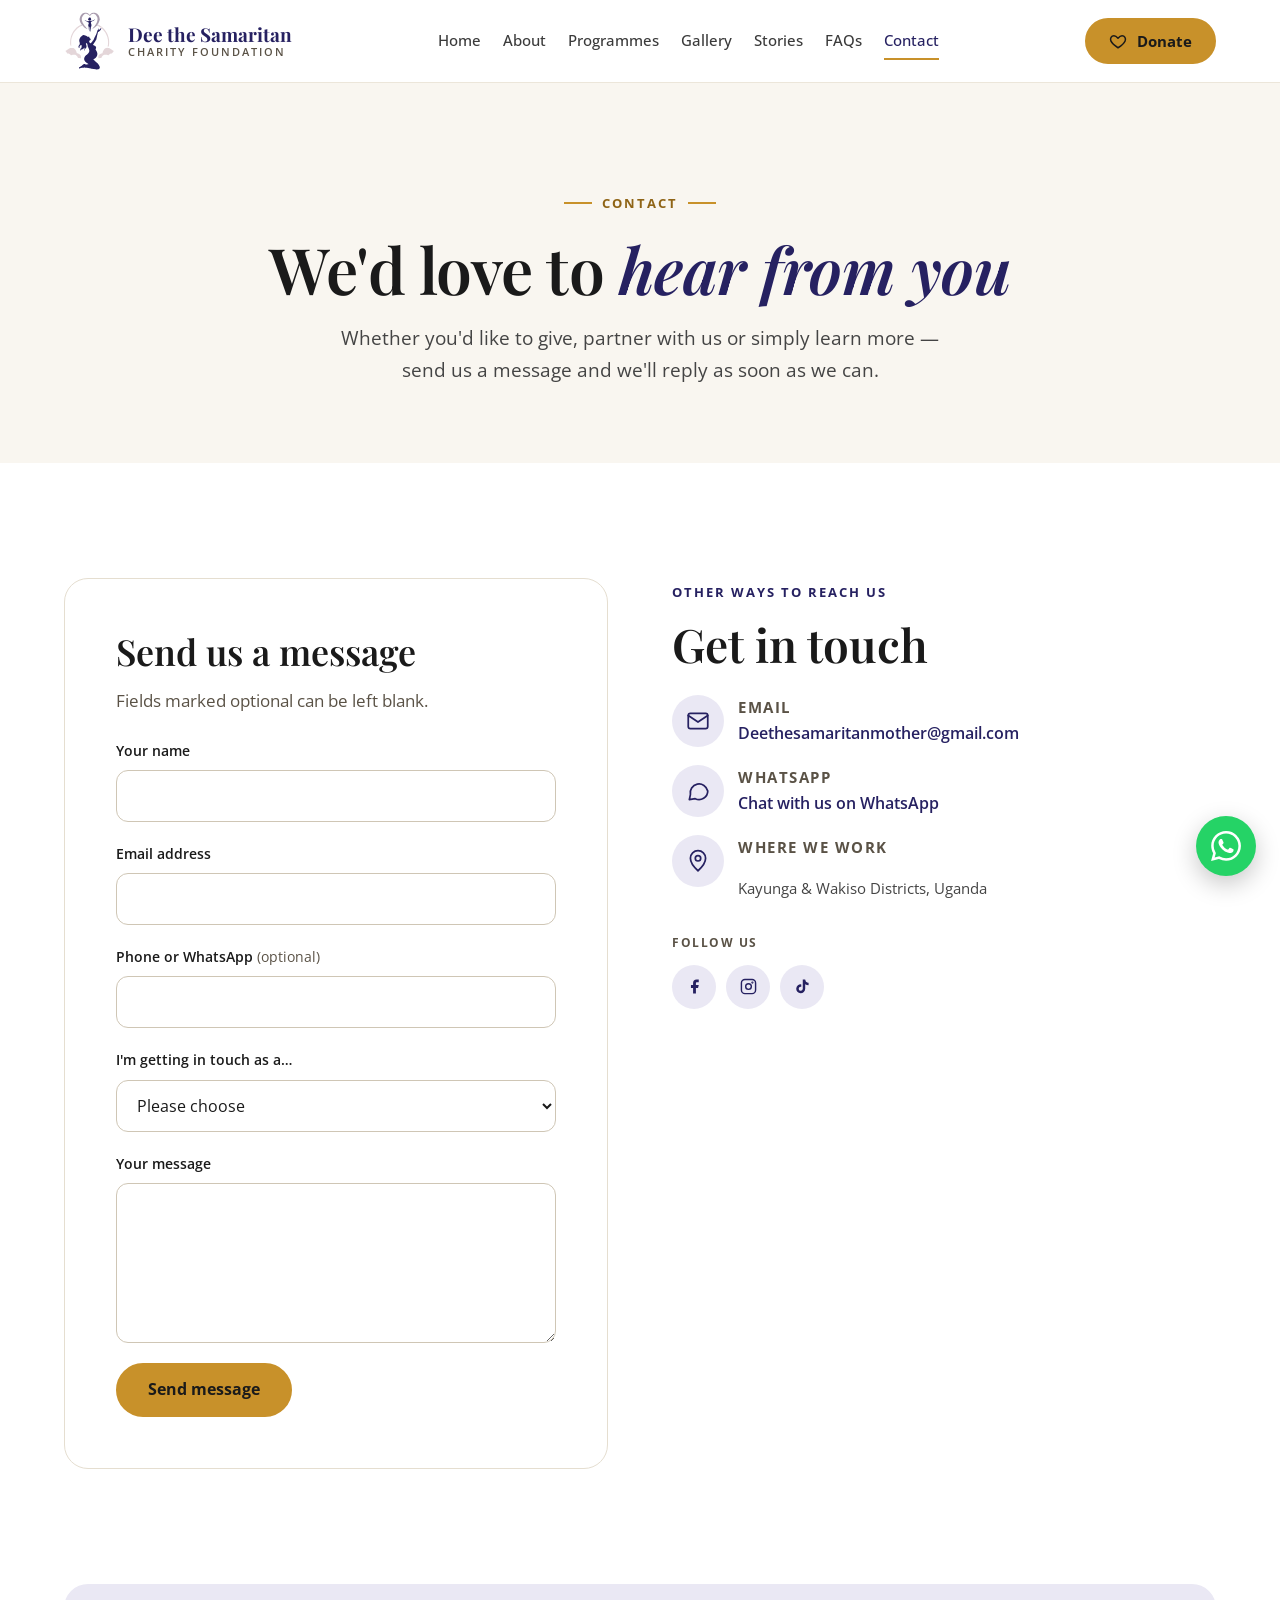
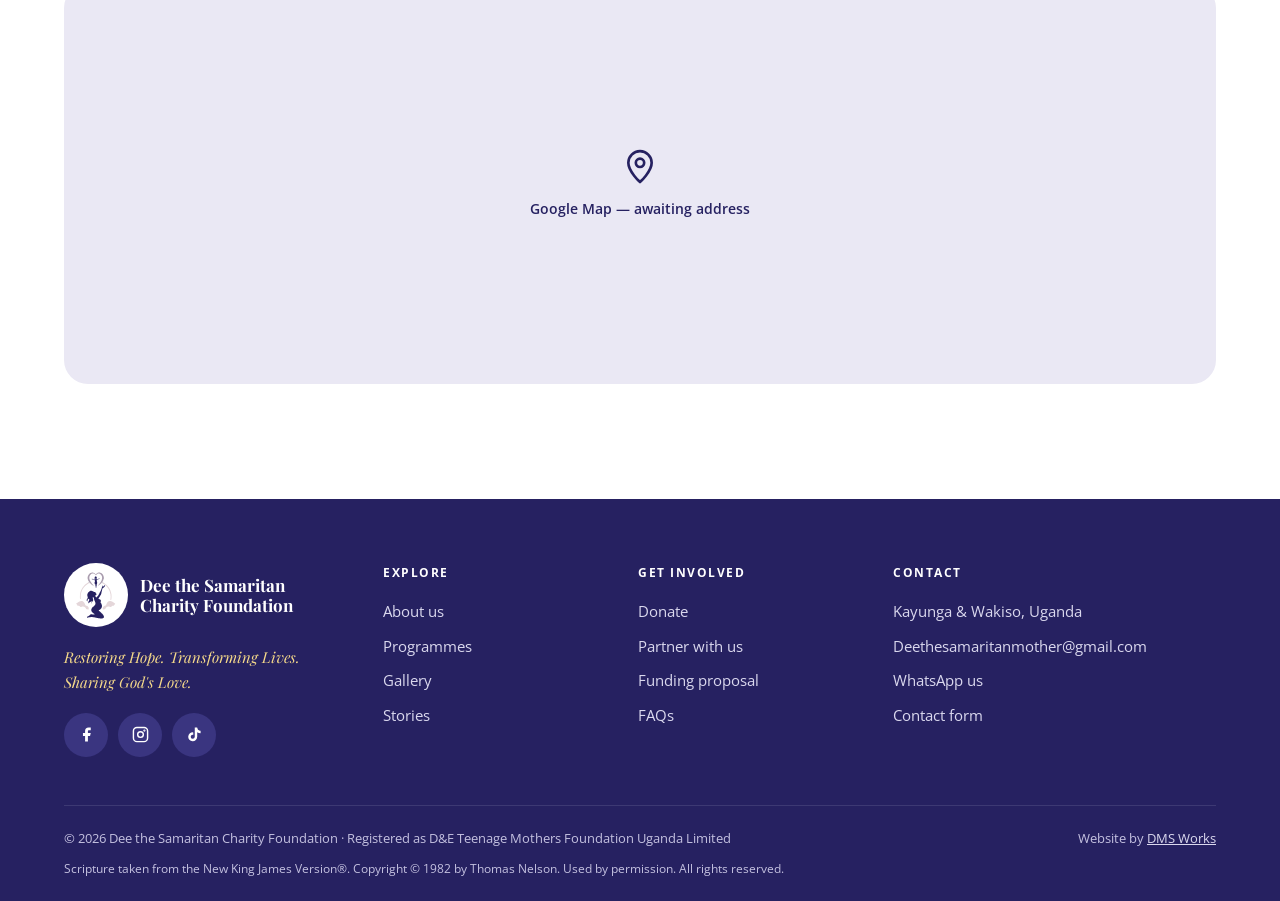
<file: contact.html>
<!DOCTYPE html>
<html lang="en-GB">
<head>
  <meta charset="UTF-8">
  <meta name="viewport" content="width=device-width, initial-scale=1.0">
  <title>Contact Us | Dee the Samaritan Charity Foundation</title>
  <meta name="description" content="Contact Dee the Samaritan Charity Foundation by email, WhatsApp or our contact form. We work in Kayunga and Wakiso Districts, Uganda.">
  <meta name="theme-color" content="#262161">

  <!-- Social sharing -->
  <meta property="og:type" content="website">
  <meta property="og:site_name" content="Dee the Samaritan Charity Foundation">
  <meta property="og:title" content="Contact Us | Dee the Samaritan Charity Foundation">
  <meta property="og:description" content="Contact Dee the Samaritan Charity Foundation by email, WhatsApp or our contact form. We work in Kayunga and Wakiso Districts, Uganda.">
  <meta property="og:image" content="assets/images/og-image.jpg">
  <meta name="twitter:card" content="summary_large_image">

  <link rel="icon" href="assets/images/favicon.svg" type="image/svg+xml">
  <link rel="icon" href="assets/images/favicon-32.png" sizes="32x32" type="image/png">
  <link rel="apple-touch-icon" href="assets/images/apple-touch-icon.png">

  <link rel="preconnect" href="https://fonts.googleapis.com">
  <link rel="preconnect" href="https://fonts.gstatic.com" crossorigin>
  <link rel="stylesheet" href="https://fonts.googleapis.com/css2?family=Open+Sans:wght@400;500;600;700&family=Playfair+Display:ital,wght@0,500;0,600;0,700;1,500;1,600&display=swap">
  <link rel="stylesheet" href="css/style.css">
  <script src="js/main.js" defer></script>
</head>
<body>

  <a class="skip-link" href="#main">Skip to content</a>

  <!-- ══ HEADER ══════════════════════════════════════════════ -->
  <header class="site-header">
    <nav class="nav" aria-label="Main">
      <a href="index.html" class="nav__logo">
        <img src="assets/images/logo-mark.svg" alt="" width="52" height="58">
        <span class="nav__logo-text">
          <span class="nav__logo-name">Dee the Samaritan</span>
          <span class="nav__logo-sub">Charity Foundation</span>
        </span>
      </a>
      <div class="nav__links">
        <a href="index.html">Home</a>
        <a href="about.html">About</a>
        <a href="programmes.html">Programmes</a>
        <a href="gallery.html">Gallery</a>
        <a href="testimonials.html">Stories</a>
        <a href="faqs.html">FAQs</a>
        <a href="contact.html" class="active" aria-current="page">Contact</a>
      </div>
      <div class="nav__actions">
        <a href="support-us.html" class="btn btn--gold nav__cta"><svg viewBox="0 0 24 24" fill="none" stroke="currentColor" stroke-width="2" stroke-linecap="round" stroke-linejoin="round" aria-hidden="true"><path d="M12 21s-7.5-4.6-9.5-9.1C1.1 8.6 3.2 5 6.6 5c2.1 0 3.6 1.2 5.4 3.2C13.8 6.2 15.3 5 17.4 5c3.4 0 5.5 3.6 4.1 6.9C19.5 16.4 12 21 12 21z"/></svg>Donate</a>
        <button class="nav__burger" type="button" aria-label="Open menu" aria-expanded="false" aria-controls="mobile-menu">
          <span></span><span></span><span></span>
        </button>
      </div>
    </nav>
    <nav class="nav__mobile" id="mobile-menu" aria-label="Mobile">
    <a href="index.html">Home</a>
    <a href="about.html">About</a>
    <a href="programmes.html">Programmes</a>
    <a href="gallery.html">Gallery</a>
    <a href="testimonials.html">Stories</a>
    <a href="faqs.html">FAQs</a>
    <a href="contact.html" class="active" aria-current="page">Contact</a>
    <a href="support-us.html" class="btn btn--gold btn--block">Donate now</a>
    </nav>
  </header>

  <main id="main">

    <section class="page-hero">
      <div class="container" style="max-width: 820px">
        <span class="eyebrow eyebrow--gold"><span class="eyebrow__rule"></span>Contact<span class="eyebrow__rule"></span></span>
        <h1>We'd love to <em>hear from you</em></h1>
        <p class="lead">Whether you'd like to give, partner with us or simply learn more — send us a message and we'll reply as soon as we can.</p>
      </div>
    </section>

    <section class="section">
      <div class="container split split--top">
        <div class="card card--bordered card--lg">
          <h2 style="margin-top: 0">Send us a message</h2>
          <p class="form__note" style="margin-bottom: 24px">Fields marked optional can be left blank.</p>
          <!-- Netlify Forms: submissions appear in Netlify → Forms. Set email notifications to Deethesamaritanmother@gmail.com -->
          <form class="form" id="contact-form" name="contact" method="POST" action="thank-you.html" data-netlify="true" netlify-honeypot="bot-field">
            <input type="hidden" name="form-name" value="contact">
            <p class="hidden-field"><label>Leave this empty: <input name="bot-field"></label></p>
            <div class="form__row">
              <div class="field">
                <label for="name">Your name</label>
                <input id="name" name="name" type="text" autocomplete="name" required>
              </div>
              <div class="field">
                <label for="email">Email address</label>
                <input id="email" name="email" type="email" autocomplete="email" required>
              </div>
            </div>
            <div class="form__row">
              <div class="field">
                <label for="phone">Phone or WhatsApp <span class="optional">(optional)</span></label>
                <input id="phone" name="phone" type="tel" autocomplete="tel">
              </div>
              <div class="field">
                <label for="enquiry">I'm getting in touch as a…</label>
                <select id="enquiry" name="enquiry" required>
                  <option value="">Please choose</option>
                  <option>Supporter or donor</option>
                  <option>Funder or partner organisation</option>
                  <option>Church or community group</option>
                  <option>Volunteer</option>
                  <option>Other</option>
                </select>
              </div>
            </div>
            <div class="field">
              <label for="message">Your message</label>
              <textarea id="message" name="message" required></textarea>
            </div>
            <div>
              <button type="submit" class="btn btn--gold">Send message</button>
            </div>
          </form>
        </div>

        <div class="split__text">
          <span class="eyebrow">Other ways to reach us</span>
          <h2>Get in touch</h2>
          <div class="contact-list">
            <div class="contact-list__item">
              <span class="icon-circle"><svg viewBox="0 0 24 24" fill="none" stroke="currentColor" stroke-width="1.6" stroke-linecap="round" stroke-linejoin="round" aria-hidden="true"><rect x="3" y="5" width="18" height="14" rx="2"/><path d="M3 7l9 6 9-6"/></svg></span>
              <div><p class="contact-list__label">Email</p><a href="mailto:Deethesamaritanmother@gmail.com">Deethesamaritanmother@<wbr>gmail.com</a></div>
            </div>
            <div class="contact-list__item">
              <span class="icon-circle"><svg viewBox="0 0 24 24" fill="none" stroke="currentColor" stroke-width="1.6" stroke-linecap="round" stroke-linejoin="round" aria-hidden="true"><path d="M21 12a8 8 0 0 1-11.6 7.1L4 20l1-4.6A8 8 0 1 1 21 12z"/></svg></span>
              <div><p class="contact-list__label">WhatsApp</p><a href="https://wa.me/256XXXXXXXXX" target="_blank" rel="noopener">Chat with us on WhatsApp</a></div>
            </div>
            <div class="contact-list__item">
              <span class="icon-circle"><svg viewBox="0 0 24 24" fill="none" stroke="currentColor" stroke-width="1.6" stroke-linecap="round" stroke-linejoin="round" aria-hidden="true"><path d="M12 21s-7-6.2-7-11.5A7 7 0 0 1 19 9.5C19 14.8 12 21 12 21z"/><circle cx="12" cy="9.5" r="2.5"/></svg></span>
              <div><p class="contact-list__label">Where we work</p><p>Kayunga &amp; Wakiso Districts, Uganda</p></div>
            </div>
          </div>
          <p class="contact-list__label" style="margin: 32px 0 12px">Follow us</p>
          <div class="socials"><a href="https://www.facebook.com/people/Dee-The-Samaritan-Charity-Foundation/61595721579893/" target="_blank" rel="noopener" aria-label="Facebook"><svg viewBox="0 0 24 24" fill="currentColor" aria-hidden="true"><path d="M18 2h-3a5 5 0 0 0-5 5v3H7v4h3v8h4v-8h3l1-4h-4V7a1 1 0 0 1 1-1h3z"/></svg></a><a href="https://www.instagram.com/dscf_2026/" target="_blank" rel="noopener" aria-label="Instagram"><svg viewBox="0 0 24 24" fill="none" stroke="currentColor" stroke-width="2" aria-hidden="true"><rect x="2" y="2" width="20" height="20" rx="5"/><circle cx="12" cy="12" r="4"/><circle cx="17.5" cy="6.5" r="0.6" fill="currentColor"/></svg></a><a href="https://www.tiktok.com/@deethesamaritanfdn" target="_blank" rel="noopener" aria-label="TikTok"><svg viewBox="0 0 24 24" fill="currentColor" aria-hidden="true"><path d="M19.59 6.69a4.83 4.83 0 0 1-3.77-4.25V2h-3.45v13.67a2.89 2.89 0 1 1-2.88-3.39c.28 0 .54.04.79.1V9.01a6.34 6.34 0 1 0 5.54 6.29V8.69a8.18 8.18 0 0 0 4.78 1.52V6.76a4.85 4.85 0 0 1-1.01-.07z"/></svg></a></div>
        </div>
      </div>
    </section>

    <section class="section" style="padding-top: 0">
      <div class="container">
        <!-- TODO: replace with Google Maps embed once Dorcas sends the address:
             <iframe class="map-embed" src="https://www.google.com/maps/embed?pb=..." title="Map: Dee the Samaritan Charity Foundation" loading="lazy" referrerpolicy="no-referrer-when-downgrade"></iframe> -->
        <div class="map-placeholder" role="img" aria-label="Map placeholder">
          <svg viewBox="0 0 24 24" fill="none" stroke="currentColor" stroke-width="1.6" stroke-linecap="round" stroke-linejoin="round" aria-hidden="true"><path d="M12 21s-7-6.2-7-11.5A7 7 0 0 1 19 9.5C19 14.8 12 21 12 21z"/><circle cx="12" cy="9.5" r="2.5"/></svg>
          Google Map — awaiting address
        </div>
      </div>
    </section>

  </main>

  <!-- ══ FOOTER ══════════════════════════════════════════════ -->
  <footer class="site-footer">
    <div class="container">
      <div class="footer__grid">
        <div>
          <a href="index.html" class="footer__logo">
            <span class="footer__logo-mark"><img src="assets/images/logo-mark.svg" alt="" width="42" height="47"></span>
            <span class="footer__logo-name">Dee the Samaritan<br>Charity Foundation</span>
          </a>
          <p class="footer__tagline">Restoring Hope. Transforming Lives. Sharing God's Love.</p>
          <div class="socials"><a href="https://www.facebook.com/people/Dee-The-Samaritan-Charity-Foundation/61595721579893/" target="_blank" rel="noopener" aria-label="Facebook"><svg viewBox="0 0 24 24" fill="currentColor" aria-hidden="true"><path d="M18 2h-3a5 5 0 0 0-5 5v3H7v4h3v8h4v-8h3l1-4h-4V7a1 1 0 0 1 1-1h3z"/></svg></a><a href="https://www.instagram.com/dscf_2026/" target="_blank" rel="noopener" aria-label="Instagram"><svg viewBox="0 0 24 24" fill="none" stroke="currentColor" stroke-width="2" aria-hidden="true"><rect x="2" y="2" width="20" height="20" rx="5"/><circle cx="12" cy="12" r="4"/><circle cx="17.5" cy="6.5" r="0.6" fill="currentColor"/></svg></a><a href="https://www.tiktok.com/@deethesamaritanfdn" target="_blank" rel="noopener" aria-label="TikTok"><svg viewBox="0 0 24 24" fill="currentColor" aria-hidden="true"><path d="M19.59 6.69a4.83 4.83 0 0 1-3.77-4.25V2h-3.45v13.67a2.89 2.89 0 1 1-2.88-3.39c.28 0 .54.04.79.1V9.01a6.34 6.34 0 1 0 5.54 6.29V8.69a8.18 8.18 0 0 0 4.78 1.52V6.76a4.85 4.85 0 0 1-1.01-.07z"/></svg></a></div>
        </div>
        <nav aria-label="Footer — explore">
          <p class="footer__heading">Explore</p>
          <div class="footer__links">
            <a href="about.html">About us</a>
            <a href="programmes.html">Programmes</a>
            <a href="gallery.html">Gallery</a>
            <a href="testimonials.html">Stories</a>
          </div>
        </nav>
        <nav aria-label="Footer — get involved">
          <p class="footer__heading">Get involved</p>
          <div class="footer__links">
            <a href="support-us.html#donate">Donate</a>
            <a href="support-us.html#partner">Partner with us</a>
            <a href="support-us.html#proposal">Funding proposal</a>
            <a href="faqs.html">FAQs</a>
          </div>
        </nav>
        <div>
          <p class="footer__heading">Contact</p>
          <div class="footer__links">
            <span>Kayunga &amp; Wakiso, Uganda</span>
            <a href="mailto:Deethesamaritanmother@gmail.com">Deethesamaritanmother@<wbr>gmail.com</a>
            <a href="https://wa.me/256XXXXXXXXX" target="_blank" rel="noopener">WhatsApp us</a>
            <a href="contact.html">Contact form</a>
          </div>
        </div>
      </div>
      <div class="footer__bottom">
        <span>&copy; <span data-year>2026</span> Dee the Samaritan Charity Foundation · Registered as D&amp;E Teenage Mothers Foundation Uganda Limited</span>
        <span>Website by <a href="https://dmsworks.co.uk" target="_blank" rel="noopener">DMS Works</a></span>
        <span class="footer__scripture">Scripture taken from the New King James Version®. Copyright © 1982 by Thomas Nelson. Used by permission. All rights reserved.</span>
      </div>
    </div>
  </footer>

  <!-- ── WHATSAPP FLOAT ──────────────────────────────────────── -->
  <a href="https://wa.me/256XXXXXXXXX" class="whatsapp-float" target="_blank" rel="noopener" aria-label="Chat with us on WhatsApp">
    <svg viewBox="0 0 24 24" aria-hidden="true"><path d="M17.47 14.38c-.3-.15-1.76-.87-2.03-.97-.27-.1-.47-.15-.67.15-.2.3-.77.97-.94 1.16-.17.2-.35.22-.64.08-.3-.15-1.26-.46-2.39-1.48-.88-.79-1.48-1.76-1.65-2.06-.17-.3-.02-.46.13-.6.13-.14.3-.35.45-.52.15-.18.2-.3.3-.5.1-.2.05-.37-.03-.52-.07-.15-.67-1.61-.92-2.2-.24-.58-.49-.5-.67-.51h-.57c-.2 0-.52.07-.79.37-.27.3-1.04 1.02-1.04 2.48s1.07 2.88 1.21 3.07c.15.2 2.1 3.2 5.08 4.49.71.31 1.26.49 1.7.63.71.22 1.36.19 1.87.12.57-.09 1.76-.72 2-1.41.25-.7.25-1.29.17-1.41-.07-.13-.27-.2-.57-.35M12.05 21.79h-.01a9.87 9.87 0 0 1-5.03-1.38l-.36-.21-3.74.98 1-3.65-.24-.37a9.86 9.86 0 0 1-1.51-5.26c0-5.45 4.44-9.88 9.89-9.88 2.64 0 5.12 1.03 6.99 2.9a9.82 9.82 0 0 1 2.89 6.99c0 5.45-4.44 9.88-9.88 9.88m8.41-18.3A11.82 11.82 0 0 0 12.05 0C5.5 0 .16 5.34.16 11.89c0 2.1.55 4.14 1.59 5.95L.06 24l6.3-1.65a11.88 11.88 0 0 0 5.68 1.45h.01c6.55 0 11.89-5.34 11.89-11.89a11.82 11.82 0 0 0-3.48-8.41z"/></svg>
  </a>

</body>
</html>
</file>
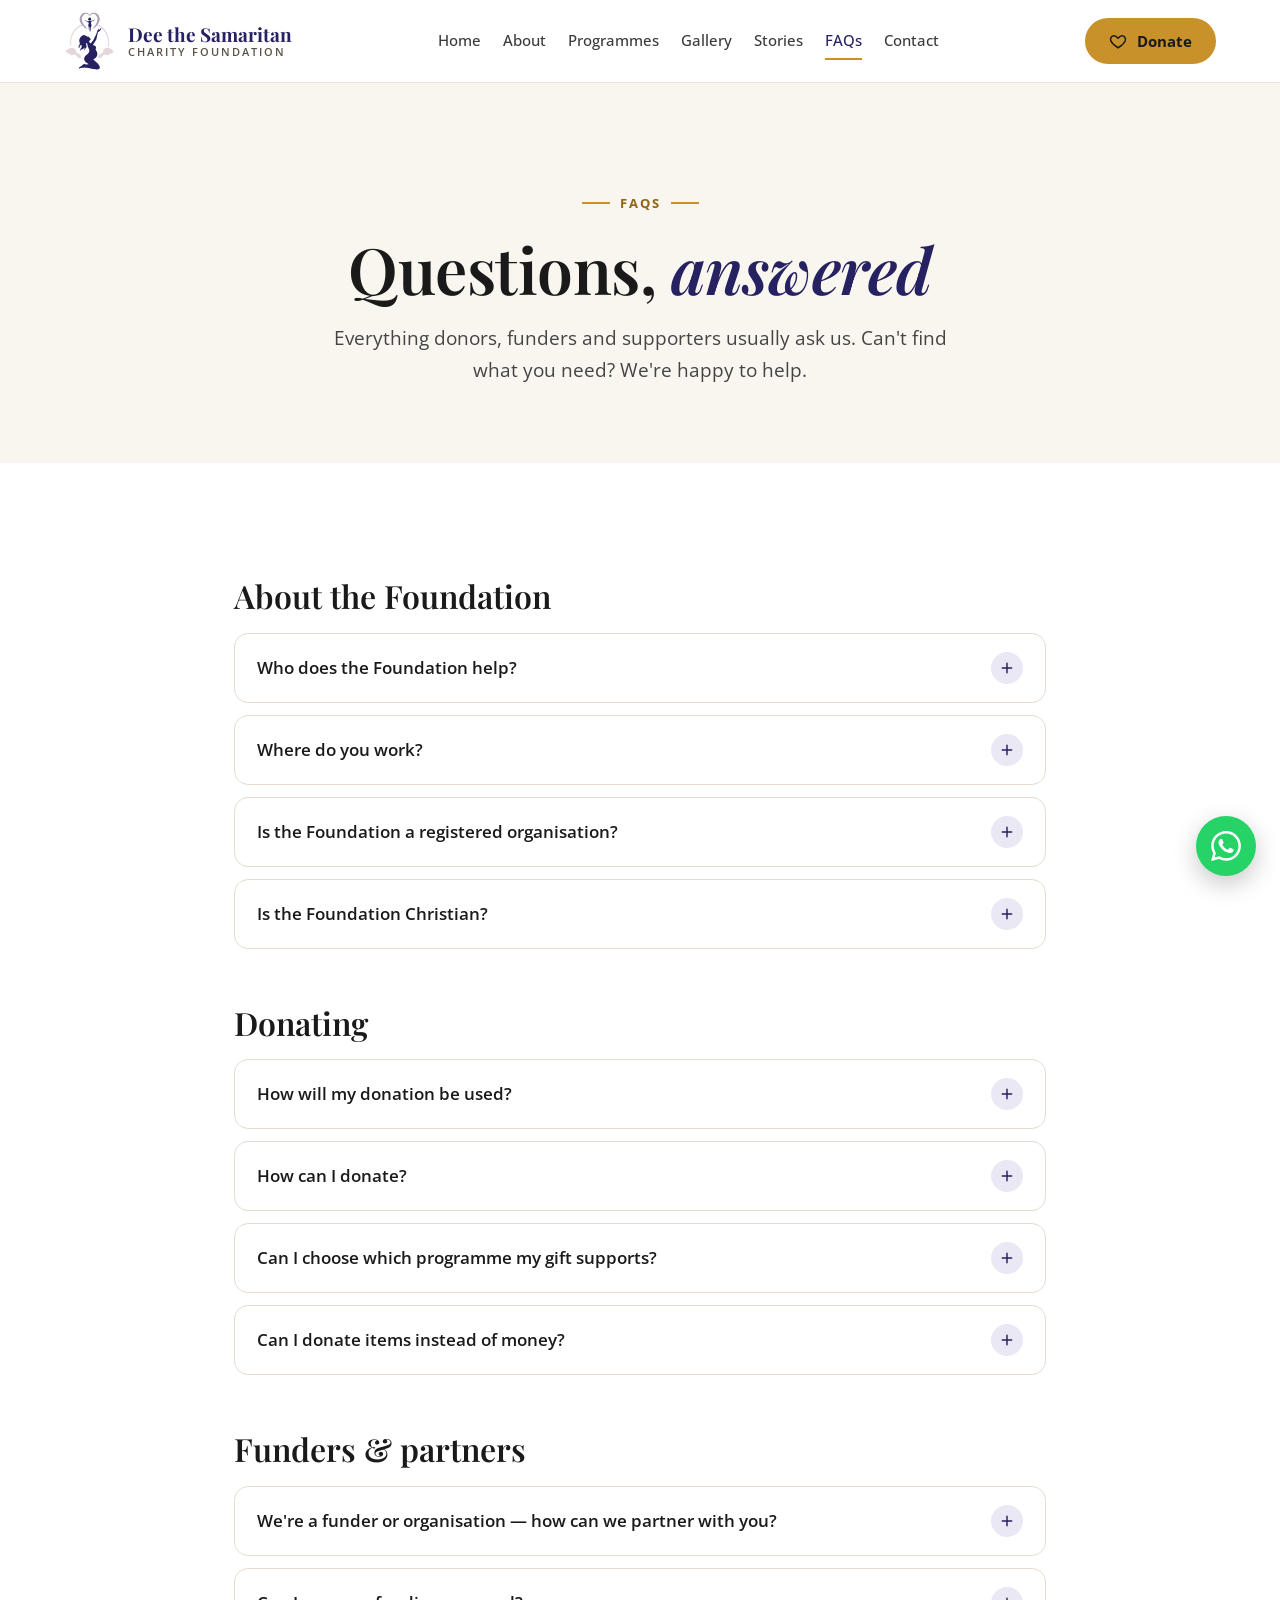
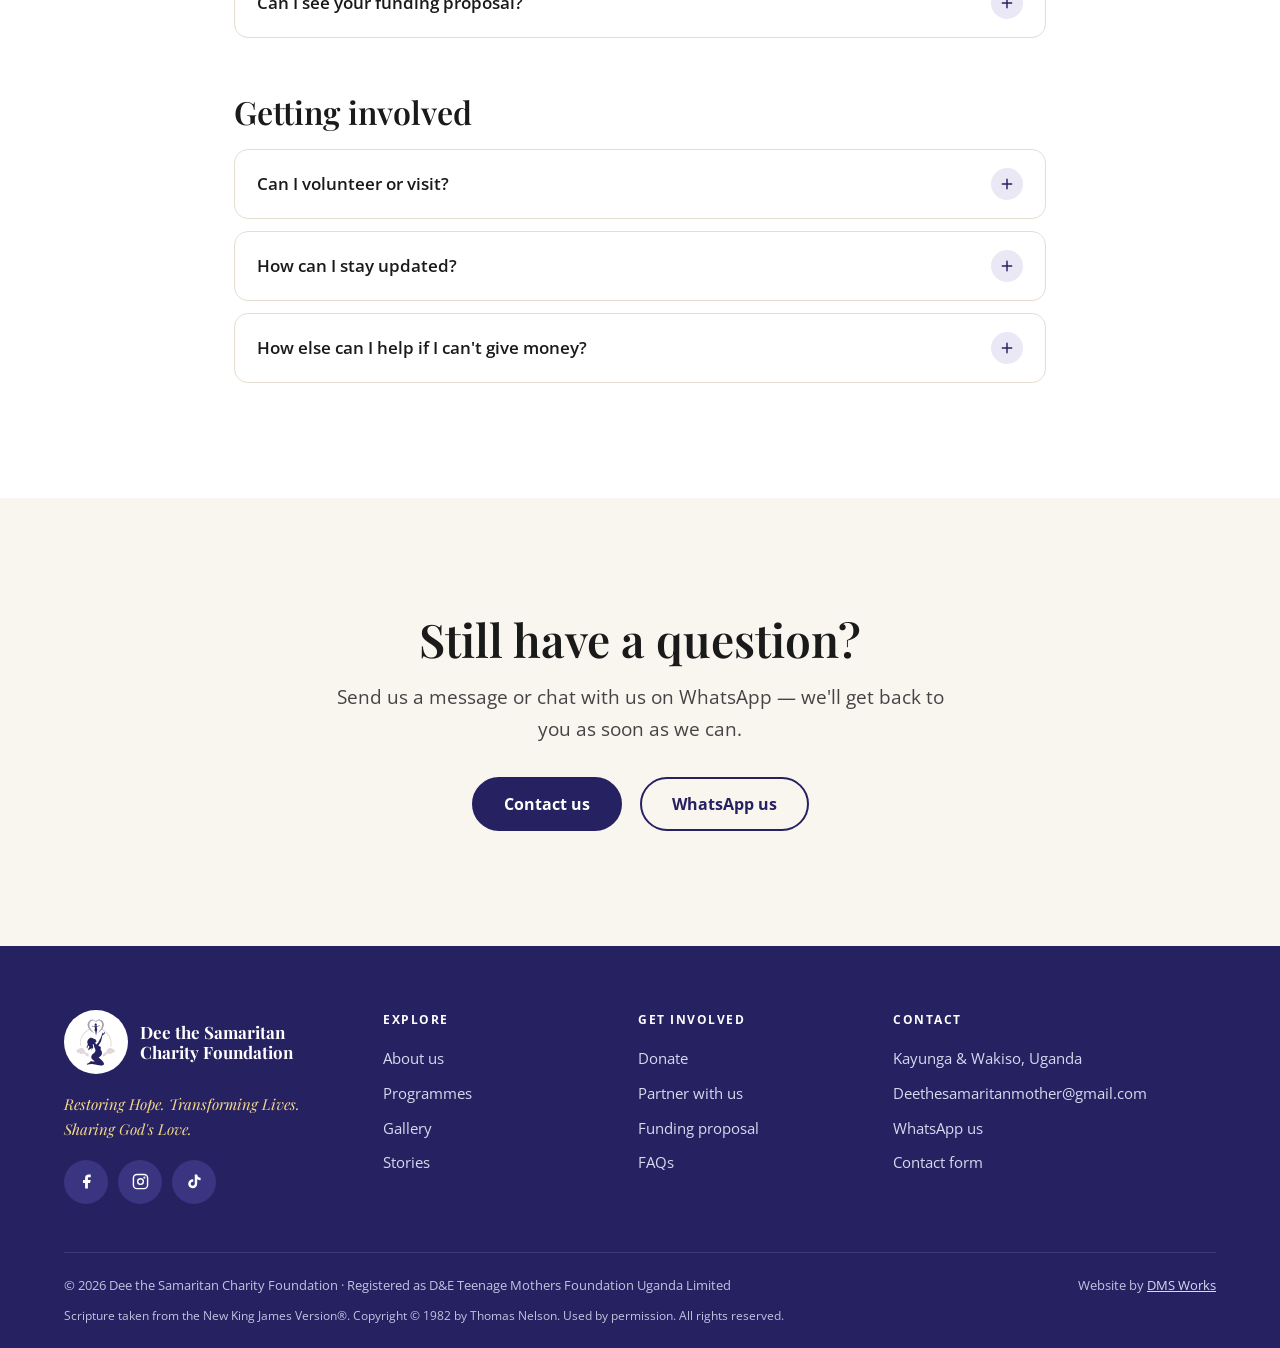
<file: faqs.html>
<!DOCTYPE html>
<html lang="en-GB">
<head>
  <meta charset="UTF-8">
  <meta name="viewport" content="width=device-width, initial-scale=1.0">
  <title>FAQs | Dee the Samaritan Charity Foundation</title>
  <meta name="description" content="Answers to common questions about Dee the Samaritan Charity Foundation — who we help, how donations are used, and how to partner with us.">
  <meta name="theme-color" content="#262161">

  <!-- Social sharing -->
  <meta property="og:type" content="website">
  <meta property="og:site_name" content="Dee the Samaritan Charity Foundation">
  <meta property="og:title" content="FAQs | Dee the Samaritan Charity Foundation">
  <meta property="og:description" content="Answers to common questions about Dee the Samaritan Charity Foundation — who we help, how donations are used, and how to partner with us.">
  <meta property="og:image" content="assets/images/og-image.jpg">
  <meta name="twitter:card" content="summary_large_image">

  <link rel="icon" href="assets/images/favicon.svg" type="image/svg+xml">
  <link rel="icon" href="assets/images/favicon-32.png" sizes="32x32" type="image/png">
  <link rel="apple-touch-icon" href="assets/images/apple-touch-icon.png">

  <link rel="preconnect" href="https://fonts.googleapis.com">
  <link rel="preconnect" href="https://fonts.gstatic.com" crossorigin>
  <link rel="stylesheet" href="https://fonts.googleapis.com/css2?family=Open+Sans:wght@400;500;600;700&family=Playfair+Display:ital,wght@0,500;0,600;0,700;1,500;1,600&display=swap">
  <link rel="stylesheet" href="css/style.css">
  <script src="js/main.js" defer></script>
</head>
<body>

  <a class="skip-link" href="#main">Skip to content</a>

  <!-- ══ HEADER ══════════════════════════════════════════════ -->
  <header class="site-header">
    <nav class="nav" aria-label="Main">
      <a href="index.html" class="nav__logo">
        <img src="assets/images/logo-mark.svg" alt="" width="52" height="58">
        <span class="nav__logo-text">
          <span class="nav__logo-name">Dee the Samaritan</span>
          <span class="nav__logo-sub">Charity Foundation</span>
        </span>
      </a>
      <div class="nav__links">
        <a href="index.html">Home</a>
        <a href="about.html">About</a>
        <a href="programmes.html">Programmes</a>
        <a href="gallery.html">Gallery</a>
        <a href="testimonials.html">Stories</a>
        <a href="faqs.html" class="active" aria-current="page">FAQs</a>
        <a href="contact.html">Contact</a>
      </div>
      <div class="nav__actions">
        <a href="support-us.html" class="btn btn--gold nav__cta"><svg viewBox="0 0 24 24" fill="none" stroke="currentColor" stroke-width="2" stroke-linecap="round" stroke-linejoin="round" aria-hidden="true"><path d="M12 21s-7.5-4.6-9.5-9.1C1.1 8.6 3.2 5 6.6 5c2.1 0 3.6 1.2 5.4 3.2C13.8 6.2 15.3 5 17.4 5c3.4 0 5.5 3.6 4.1 6.9C19.5 16.4 12 21 12 21z"/></svg>Donate</a>
        <button class="nav__burger" type="button" aria-label="Open menu" aria-expanded="false" aria-controls="mobile-menu">
          <span></span><span></span><span></span>
        </button>
      </div>
    </nav>
    <nav class="nav__mobile" id="mobile-menu" aria-label="Mobile">
    <a href="index.html">Home</a>
    <a href="about.html">About</a>
    <a href="programmes.html">Programmes</a>
    <a href="gallery.html">Gallery</a>
    <a href="testimonials.html">Stories</a>
    <a href="faqs.html" class="active" aria-current="page">FAQs</a>
    <a href="contact.html">Contact</a>
    <a href="support-us.html" class="btn btn--gold btn--block">Donate now</a>
    </nav>
  </header>

  <main id="main">

    <section class="page-hero">
      <div class="container" style="max-width: 820px">
        <span class="eyebrow eyebrow--gold"><span class="eyebrow__rule"></span>FAQs<span class="eyebrow__rule"></span></span>
        <h1>Questions, <em>answered</em></h1>
        <p class="lead">Everything donors, funders and supporters usually ask us. Can't find what you need? We're happy to help.</p>
      </div>
    </section>

    <section class="section">
      <div class="container" style="max-width: 860px">
          <div class="faq-group reveal">
            <h2>About the Foundation</h2>
            <div class="faq__item">
              <h3 style="font-size: inherit; font-family: inherit; margin: 0">
                <button class="faq__question" type="button" aria-expanded="false" aria-controls="faq-1" id="faq-q-1">
                  Who does the Foundation help?
                  <span class="faq__icon"><svg viewBox="0 0 24 24" fill="none" stroke="currentColor" stroke-width="2.2" stroke-linecap="round" stroke-linejoin="round" aria-hidden="true"><path d="M12 5v14M5 12h14"/></svg></span>
                </button>
              </h3>
              <div class="faq__answer" id="faq-1" role="region" aria-labelledby="faq-q-1">
                <p>We support teenage and young mothers and their babies, orphaned and vulnerable children aged 0–13, pregnant women and teenagers, malnourished children, pupils in rural schools and vulnerable elderly women. Support for children is given regardless of gender.</p>
              </div>
            </div>
            <div class="faq__item">
              <h3 style="font-size: inherit; font-family: inherit; margin: 0">
                <button class="faq__question" type="button" aria-expanded="false" aria-controls="faq-2" id="faq-q-2">
                  Where do you work?
                  <span class="faq__icon"><svg viewBox="0 0 24 24" fill="none" stroke="currentColor" stroke-width="2.2" stroke-linecap="round" stroke-linejoin="round" aria-hidden="true"><path d="M12 5v14M5 12h14"/></svg></span>
                </button>
              </h3>
              <div class="faq__answer" id="faq-2" role="region" aria-labelledby="faq-q-2">
                <p>We currently work in Kayunga and Wakiso Districts in Uganda. Our vision is to grow across Uganda, then East Africa and beyond.</p>
              </div>
            </div>
            <div class="faq__item">
              <h3 style="font-size: inherit; font-family: inherit; margin: 0">
                <button class="faq__question" type="button" aria-expanded="false" aria-controls="faq-3" id="faq-q-3">
                  Is the Foundation a registered organisation?
                  <span class="faq__icon"><svg viewBox="0 0 24 24" fill="none" stroke="currentColor" stroke-width="2.2" stroke-linecap="round" stroke-linejoin="round" aria-hidden="true"><path d="M12 5v14M5 12h14"/></svg></span>
                </button>
              </h3>
              <div class="faq__answer" id="faq-3" role="region" aria-labelledby="faq-q-3">
                <p>Yes. Dee the Samaritan Charity Foundation is registered in Uganda as D&amp;E Teenage Mothers Foundation Uganda Limited.</p><span class="tbc">[Registration number — to confirm with Dorcas]</span>
              </div>
            </div>
            <div class="faq__item">
              <h3 style="font-size: inherit; font-family: inherit; margin: 0">
                <button class="faq__question" type="button" aria-expanded="false" aria-controls="faq-4" id="faq-q-4">
                  Is the Foundation Christian?
                  <span class="faq__icon"><svg viewBox="0 0 24 24" fill="none" stroke="currentColor" stroke-width="2.2" stroke-linecap="round" stroke-linejoin="round" aria-hidden="true"><path d="M12 5v14M5 12h14"/></svg></span>
                </button>
              </h3>
              <div class="faq__answer" id="faq-4" role="region" aria-labelledby="faq-q-4">
                <p>Yes. We are a faith-led foundation, and our name comes from the parable of the Good Samaritan. We give practically alongside sharing the Gospel, so no one is left with words alone.</p><span class="tbc">[Dorcas to confirm: whether support is offered to people of all faiths]</span>
              </div>
            </div>
          </div>
          <div class="faq-group reveal">
            <h2>Donating</h2>
            <div class="faq__item">
              <h3 style="font-size: inherit; font-family: inherit; margin: 0">
                <button class="faq__question" type="button" aria-expanded="false" aria-controls="faq-5" id="faq-q-5">
                  How will my donation be used?
                  <span class="faq__icon"><svg viewBox="0 0 24 24" fill="none" stroke="currentColor" stroke-width="2.2" stroke-linecap="round" stroke-linejoin="round" aria-hidden="true"><path d="M12 5v14M5 12h14"/></svg></span>
                </button>
              </h3>
              <div class="faq__answer" id="faq-5" role="region" aria-labelledby="faq-q-5">
                <p>Donations fund the practical support in our seven programmes — food, Mama Kits, school supplies, medicine and essentials — which our team hands over in person.</p><span class="tbc">[Dorcas to confirm: how much of each donation goes directly to programmes]</span>
              </div>
            </div>
            <div class="faq__item">
              <h3 style="font-size: inherit; font-family: inherit; margin: 0">
                <button class="faq__question" type="button" aria-expanded="false" aria-controls="faq-6" id="faq-q-6">
                  How can I donate?
                  <span class="faq__icon"><svg viewBox="0 0 24 24" fill="none" stroke="currentColor" stroke-width="2.2" stroke-linecap="round" stroke-linejoin="round" aria-hidden="true"><path d="M12 5v14M5 12h14"/></svg></span>
                </button>
              </h3>
              <div class="faq__answer" id="faq-6" role="region" aria-labelledby="faq-q-6">
                <p>Our secure online donation page is coming soon. In the meantime, please <a href="contact.html">get in touch</a> and we will share how you can give.</p>
              </div>
            </div>
            <div class="faq__item">
              <h3 style="font-size: inherit; font-family: inherit; margin: 0">
                <button class="faq__question" type="button" aria-expanded="false" aria-controls="faq-7" id="faq-q-7">
                  Can I choose which programme my gift supports?
                  <span class="faq__icon"><svg viewBox="0 0 24 24" fill="none" stroke="currentColor" stroke-width="2.2" stroke-linecap="round" stroke-linejoin="round" aria-hidden="true"><path d="M12 5v14M5 12h14"/></svg></span>
                </button>
              </h3>
              <div class="faq__answer" id="faq-7" role="region" aria-labelledby="faq-q-7">
                <p>We'd love to help you support the cause closest to your heart.</p><span class="tbc">[Dorcas to confirm: whether gifts can be directed to a specific programme]</span>
              </div>
            </div>
            <div class="faq__item">
              <h3 style="font-size: inherit; font-family: inherit; margin: 0">
                <button class="faq__question" type="button" aria-expanded="false" aria-controls="faq-8" id="faq-q-8">
                  Can I donate items instead of money?
                  <span class="faq__icon"><svg viewBox="0 0 24 24" fill="none" stroke="currentColor" stroke-width="2.2" stroke-linecap="round" stroke-linejoin="round" aria-hidden="true"><path d="M12 5v14M5 12h14"/></svg></span>
                </button>
              </h3>
              <div class="faq__answer" id="faq-8" role="region" aria-labelledby="faq-q-8">
                <p>Please <a href="contact.html">contact us</a> first so we can tell you what is most needed right now.</p><span class="tbc">[Dorcas to confirm: whether item donations are accepted, and how they are shipped]</span>
              </div>
            </div>
          </div>
          <div class="faq-group reveal">
            <h2>Funders &amp; partners</h2>
            <div class="faq__item">
              <h3 style="font-size: inherit; font-family: inherit; margin: 0">
                <button class="faq__question" type="button" aria-expanded="false" aria-controls="faq-9" id="faq-q-9">
                  We're a funder or organisation — how can we partner with you?
                  <span class="faq__icon"><svg viewBox="0 0 24 24" fill="none" stroke="currentColor" stroke-width="2.2" stroke-linecap="round" stroke-linejoin="round" aria-hidden="true"><path d="M12 5v14M5 12h14"/></svg></span>
                </button>
              </h3>
              <div class="faq__answer" id="faq-9" role="region" aria-labelledby="faq-q-9">
                <p>Thank you for your interest. Please read our <a href="support-us.html#proposal">funding proposal</a>, then <a href="contact.html">contact us</a> to arrange a conversation with Dorcas.</p>
              </div>
            </div>
            <div class="faq__item">
              <h3 style="font-size: inherit; font-family: inherit; margin: 0">
                <button class="faq__question" type="button" aria-expanded="false" aria-controls="faq-10" id="faq-q-10">
                  Can I see your funding proposal?
                  <span class="faq__icon"><svg viewBox="0 0 24 24" fill="none" stroke="currentColor" stroke-width="2.2" stroke-linecap="round" stroke-linejoin="round" aria-hidden="true"><path d="M12 5v14M5 12h14"/></svg></span>
                </button>
              </h3>
              <div class="faq__answer" id="faq-10" role="region" aria-labelledby="faq-q-10">
                <p>Yes — you can read a summary and download the full proposal (PDF) on our <a href="support-us.html#proposal">Support Us</a> page.</p>
              </div>
            </div>
          </div>
          <div class="faq-group reveal">
            <h2>Getting involved</h2>
            <div class="faq__item">
              <h3 style="font-size: inherit; font-family: inherit; margin: 0">
                <button class="faq__question" type="button" aria-expanded="false" aria-controls="faq-11" id="faq-q-11">
                  Can I volunteer or visit?
                  <span class="faq__icon"><svg viewBox="0 0 24 24" fill="none" stroke="currentColor" stroke-width="2.2" stroke-linecap="round" stroke-linejoin="round" aria-hidden="true"><path d="M12 5v14M5 12h14"/></svg></span>
                </button>
              </h3>
              <div class="faq__answer" id="faq-11" role="region" aria-labelledby="faq-q-11">
                <p>We are always grateful for people who want to help. Please <a href="contact.html">get in touch</a> to talk about what's possible.</p><span class="tbc">[Dorcas to confirm: volunteering and visits policy]</span>
              </div>
            </div>
            <div class="faq__item">
              <h3 style="font-size: inherit; font-family: inherit; margin: 0">
                <button class="faq__question" type="button" aria-expanded="false" aria-controls="faq-12" id="faq-q-12">
                  How can I stay updated?
                  <span class="faq__icon"><svg viewBox="0 0 24 24" fill="none" stroke="currentColor" stroke-width="2.2" stroke-linecap="round" stroke-linejoin="round" aria-hidden="true"><path d="M12 5v14M5 12h14"/></svg></span>
                </button>
              </h3>
              <div class="faq__answer" id="faq-12" role="region" aria-labelledby="faq-q-12">
                <p>Follow us on <a href="https://www.facebook.com/people/Dee-The-Samaritan-Charity-Foundation/61595721579893/" target="_blank" rel="noopener">Facebook</a>, <a href="https://www.instagram.com/dscf_2026/" target="_blank" rel="noopener">Instagram</a> and <a href="https://www.tiktok.com/@deethesamaritanfdn" target="_blank" rel="noopener">TikTok</a> for news and photos from the field.</p>
              </div>
            </div>
            <div class="faq__item">
              <h3 style="font-size: inherit; font-family: inherit; margin: 0">
                <button class="faq__question" type="button" aria-expanded="false" aria-controls="faq-13" id="faq-q-13">
                  How else can I help if I can't give money?
                  <span class="faq__icon"><svg viewBox="0 0 24 24" fill="none" stroke="currentColor" stroke-width="2.2" stroke-linecap="round" stroke-linejoin="round" aria-hidden="true"><path d="M12 5v14M5 12h14"/></svg></span>
                </button>
              </h3>
              <div class="faq__answer" id="faq-13" role="region" aria-labelledby="faq-q-13">
                <p>Pray for the families we serve, share our story with friends and family, and follow us on social media. Every share helps us reach more people.</p>
              </div>
            </div>
          </div>
      </div>
    </section>

    <section class="section section--cream text-center">
      <div class="container container--narrow">
        <h2>Still have a question?</h2>
        <p class="lead" style="margin: 16px auto 32px">Send us a message or chat with us on WhatsApp — we'll get back to you as soon as we can.</p>
        <div class="btn-row" style="justify-content: center">
          <a href="contact.html" class="btn btn--brand">Contact us</a>
          <a href="https://wa.me/256XXXXXXXXX" class="btn btn--outline" target="_blank" rel="noopener">WhatsApp us</a>
        </div>
      </div>
    </section>

  </main>

  <!-- ══ FOOTER ══════════════════════════════════════════════ -->
  <footer class="site-footer">
    <div class="container">
      <div class="footer__grid">
        <div>
          <a href="index.html" class="footer__logo">
            <span class="footer__logo-mark"><img src="assets/images/logo-mark.svg" alt="" width="42" height="47"></span>
            <span class="footer__logo-name">Dee the Samaritan<br>Charity Foundation</span>
          </a>
          <p class="footer__tagline">Restoring Hope. Transforming Lives. Sharing God's Love.</p>
          <div class="socials"><a href="https://www.facebook.com/people/Dee-The-Samaritan-Charity-Foundation/61595721579893/" target="_blank" rel="noopener" aria-label="Facebook"><svg viewBox="0 0 24 24" fill="currentColor" aria-hidden="true"><path d="M18 2h-3a5 5 0 0 0-5 5v3H7v4h3v8h4v-8h3l1-4h-4V7a1 1 0 0 1 1-1h3z"/></svg></a><a href="https://www.instagram.com/dscf_2026/" target="_blank" rel="noopener" aria-label="Instagram"><svg viewBox="0 0 24 24" fill="none" stroke="currentColor" stroke-width="2" aria-hidden="true"><rect x="2" y="2" width="20" height="20" rx="5"/><circle cx="12" cy="12" r="4"/><circle cx="17.5" cy="6.5" r="0.6" fill="currentColor"/></svg></a><a href="https://www.tiktok.com/@deethesamaritanfdn" target="_blank" rel="noopener" aria-label="TikTok"><svg viewBox="0 0 24 24" fill="currentColor" aria-hidden="true"><path d="M19.59 6.69a4.83 4.83 0 0 1-3.77-4.25V2h-3.45v13.67a2.89 2.89 0 1 1-2.88-3.39c.28 0 .54.04.79.1V9.01a6.34 6.34 0 1 0 5.54 6.29V8.69a8.18 8.18 0 0 0 4.78 1.52V6.76a4.85 4.85 0 0 1-1.01-.07z"/></svg></a></div>
        </div>
        <nav aria-label="Footer — explore">
          <p class="footer__heading">Explore</p>
          <div class="footer__links">
            <a href="about.html">About us</a>
            <a href="programmes.html">Programmes</a>
            <a href="gallery.html">Gallery</a>
            <a href="testimonials.html">Stories</a>
          </div>
        </nav>
        <nav aria-label="Footer — get involved">
          <p class="footer__heading">Get involved</p>
          <div class="footer__links">
            <a href="support-us.html#donate">Donate</a>
            <a href="support-us.html#partner">Partner with us</a>
            <a href="support-us.html#proposal">Funding proposal</a>
            <a href="faqs.html">FAQs</a>
          </div>
        </nav>
        <div>
          <p class="footer__heading">Contact</p>
          <div class="footer__links">
            <span>Kayunga &amp; Wakiso, Uganda</span>
            <a href="mailto:Deethesamaritanmother@gmail.com">Deethesamaritanmother@<wbr>gmail.com</a>
            <a href="https://wa.me/256XXXXXXXXX" target="_blank" rel="noopener">WhatsApp us</a>
            <a href="contact.html">Contact form</a>
          </div>
        </div>
      </div>
      <div class="footer__bottom">
        <span>&copy; <span data-year>2026</span> Dee the Samaritan Charity Foundation · Registered as D&amp;E Teenage Mothers Foundation Uganda Limited</span>
        <span>Website by <a href="https://dmsworks.co.uk" target="_blank" rel="noopener">DMS Works</a></span>
        <span class="footer__scripture">Scripture taken from the New King James Version®. Copyright © 1982 by Thomas Nelson. Used by permission. All rights reserved.</span>
      </div>
    </div>
  </footer>

  <!-- ── WHATSAPP FLOAT ──────────────────────────────────────── -->
  <a href="https://wa.me/256XXXXXXXXX" class="whatsapp-float" target="_blank" rel="noopener" aria-label="Chat with us on WhatsApp">
    <svg viewBox="0 0 24 24" aria-hidden="true"><path d="M17.47 14.38c-.3-.15-1.76-.87-2.03-.97-.27-.1-.47-.15-.67.15-.2.3-.77.97-.94 1.16-.17.2-.35.22-.64.08-.3-.15-1.26-.46-2.39-1.48-.88-.79-1.48-1.76-1.65-2.06-.17-.3-.02-.46.13-.6.13-.14.3-.35.45-.52.15-.18.2-.3.3-.5.1-.2.05-.37-.03-.52-.07-.15-.67-1.61-.92-2.2-.24-.58-.49-.5-.67-.51h-.57c-.2 0-.52.07-.79.37-.27.3-1.04 1.02-1.04 2.48s1.07 2.88 1.21 3.07c.15.2 2.1 3.2 5.08 4.49.71.31 1.26.49 1.7.63.71.22 1.36.19 1.87.12.57-.09 1.76-.72 2-1.41.25-.7.25-1.29.17-1.41-.07-.13-.27-.2-.57-.35M12.05 21.79h-.01a9.87 9.87 0 0 1-5.03-1.38l-.36-.21-3.74.98 1-3.65-.24-.37a9.86 9.86 0 0 1-1.51-5.26c0-5.45 4.44-9.88 9.89-9.88 2.64 0 5.12 1.03 6.99 2.9a9.82 9.82 0 0 1 2.89 6.99c0 5.45-4.44 9.88-9.88 9.88m8.41-18.3A11.82 11.82 0 0 0 12.05 0C5.5 0 .16 5.34.16 11.89c0 2.1.55 4.14 1.59 5.95L.06 24l6.3-1.65a11.88 11.88 0 0 0 5.68 1.45h.01c6.55 0 11.89-5.34 11.89-11.89a11.82 11.82 0 0 0-3.48-8.41z"/></svg>
  </a>

</body>
</html>
</file>
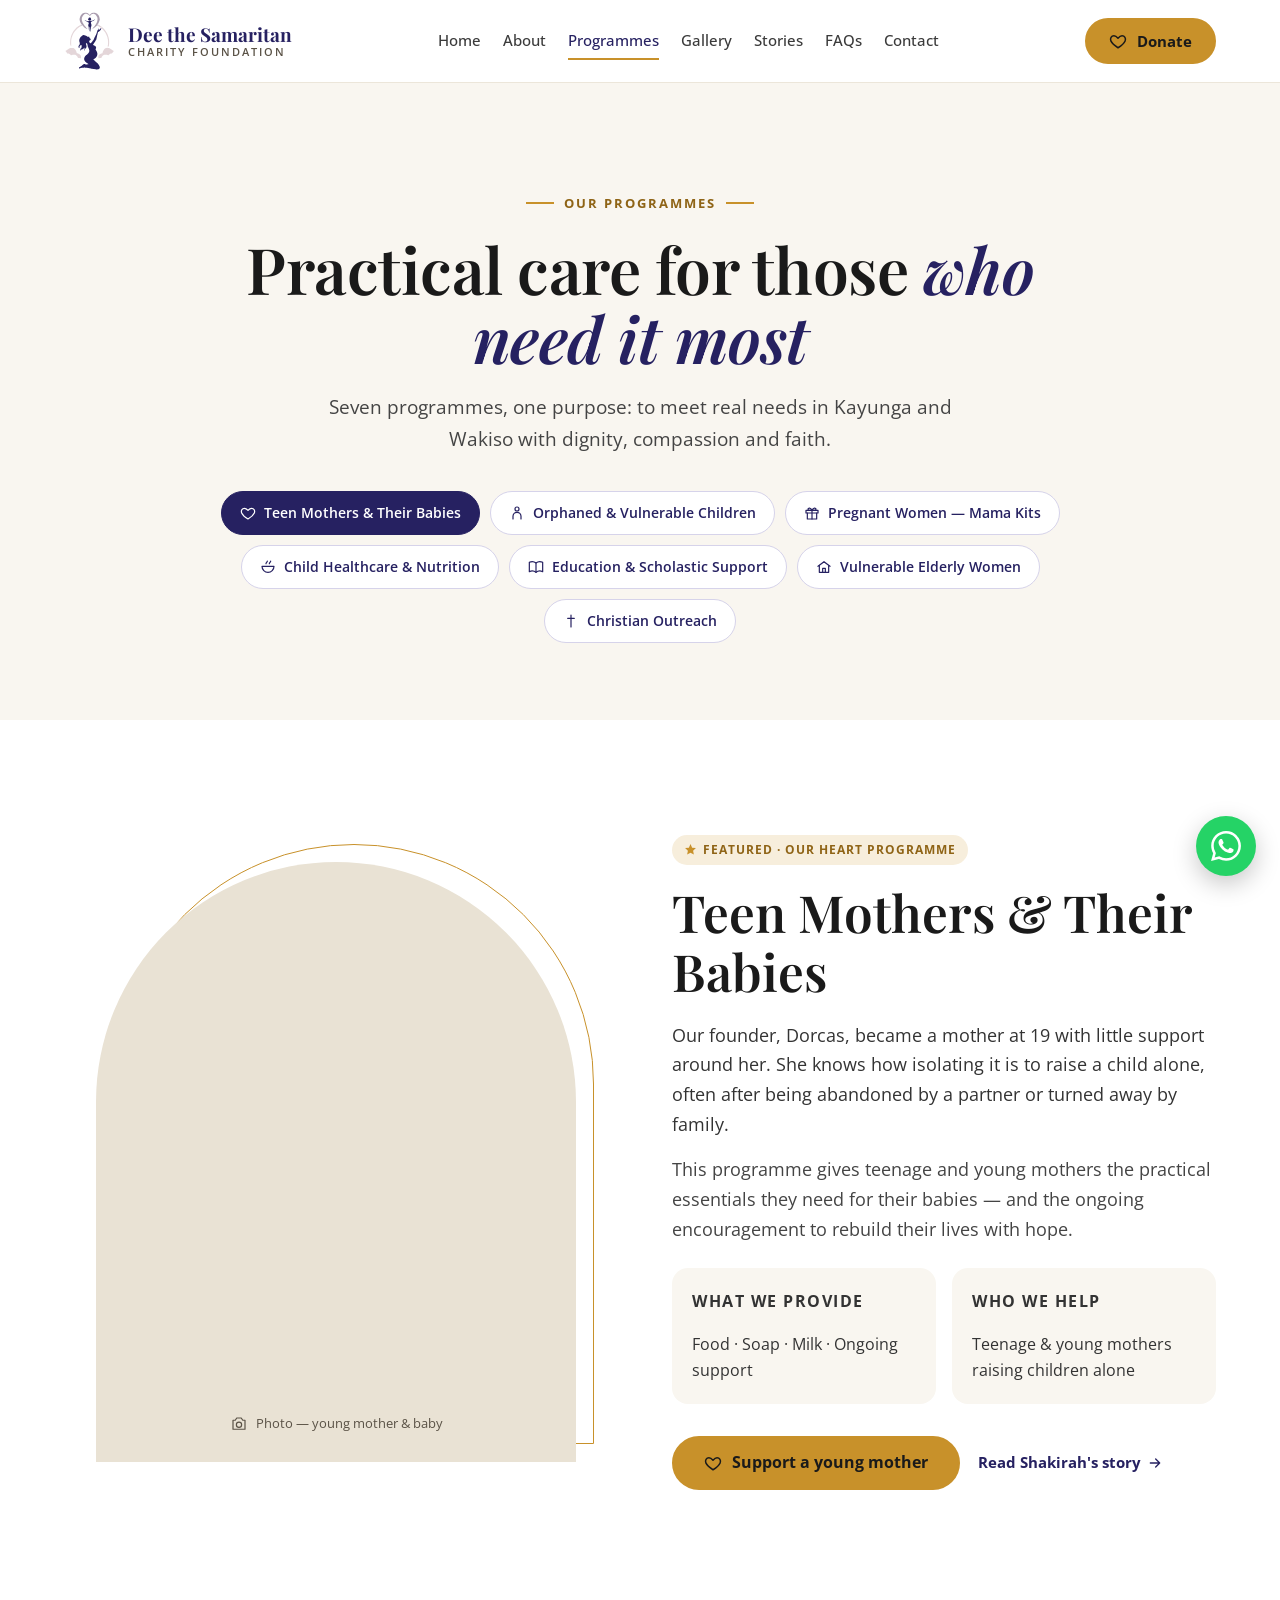
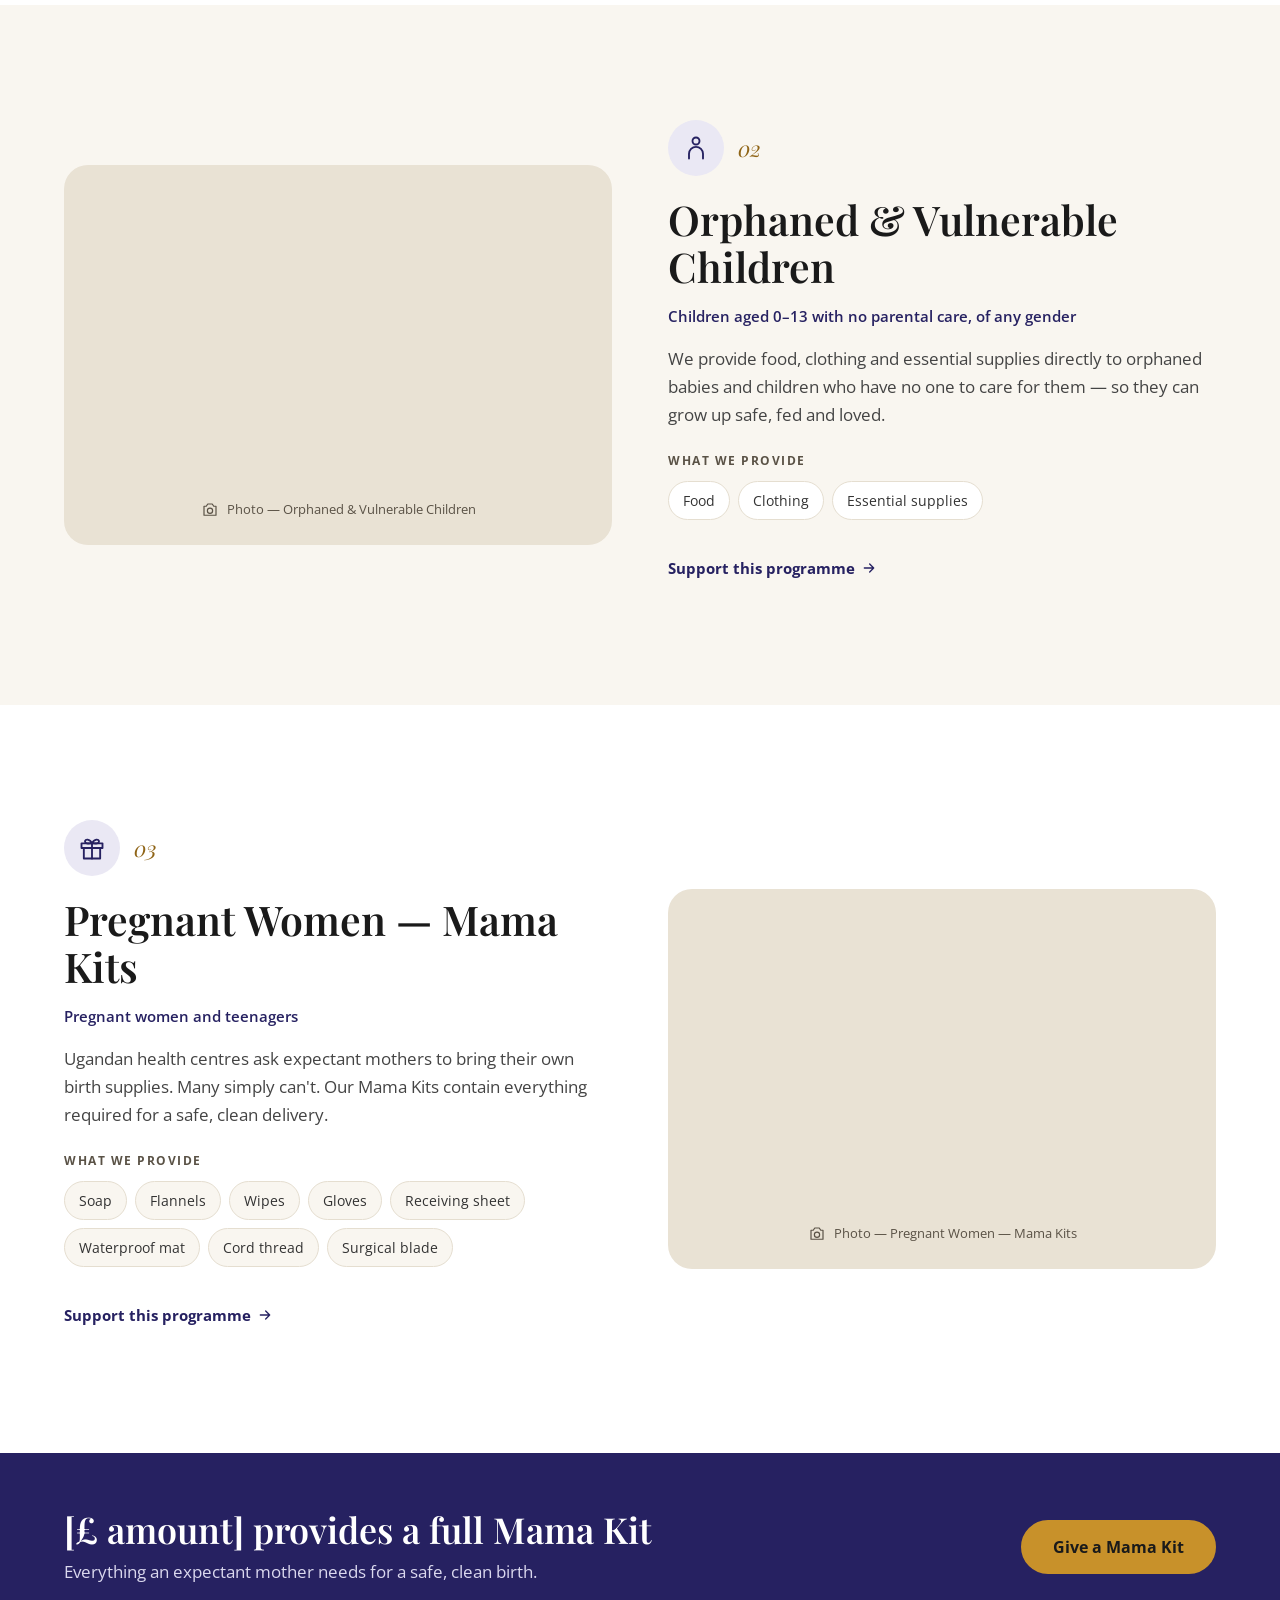
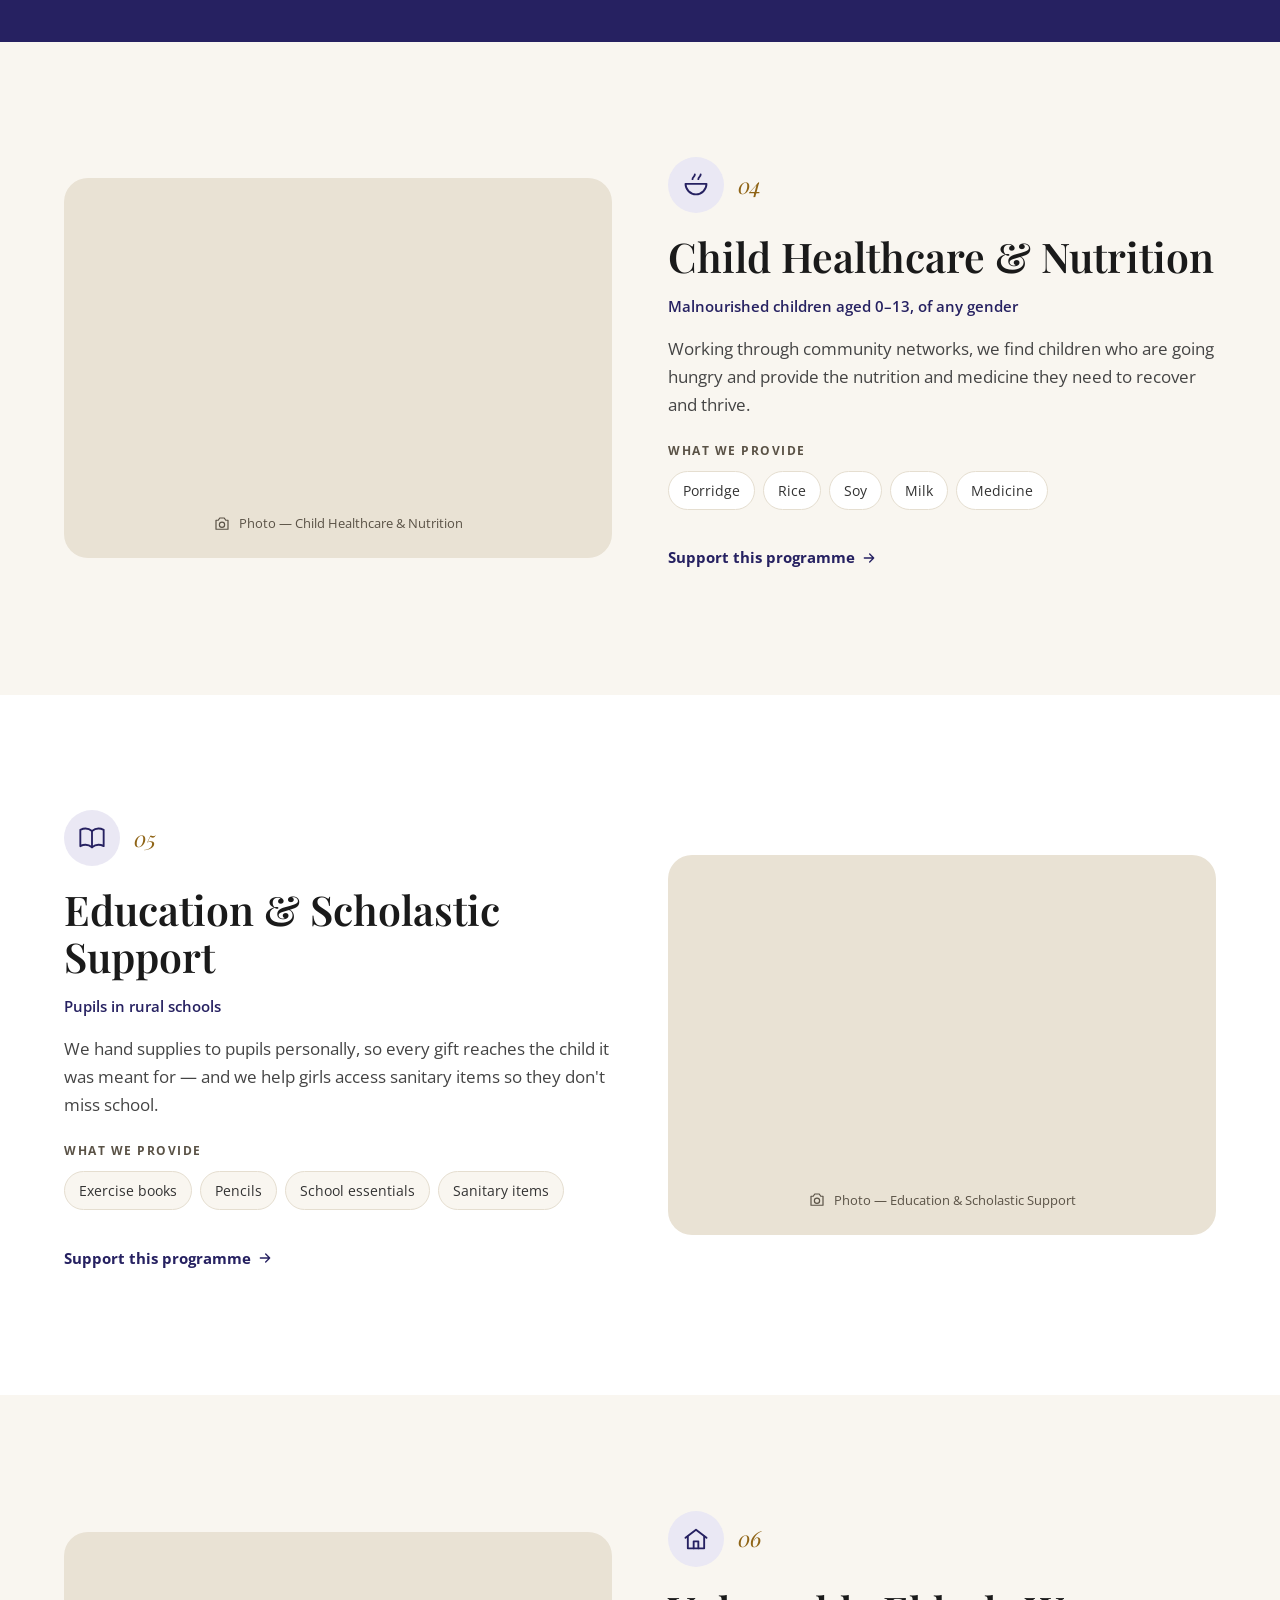
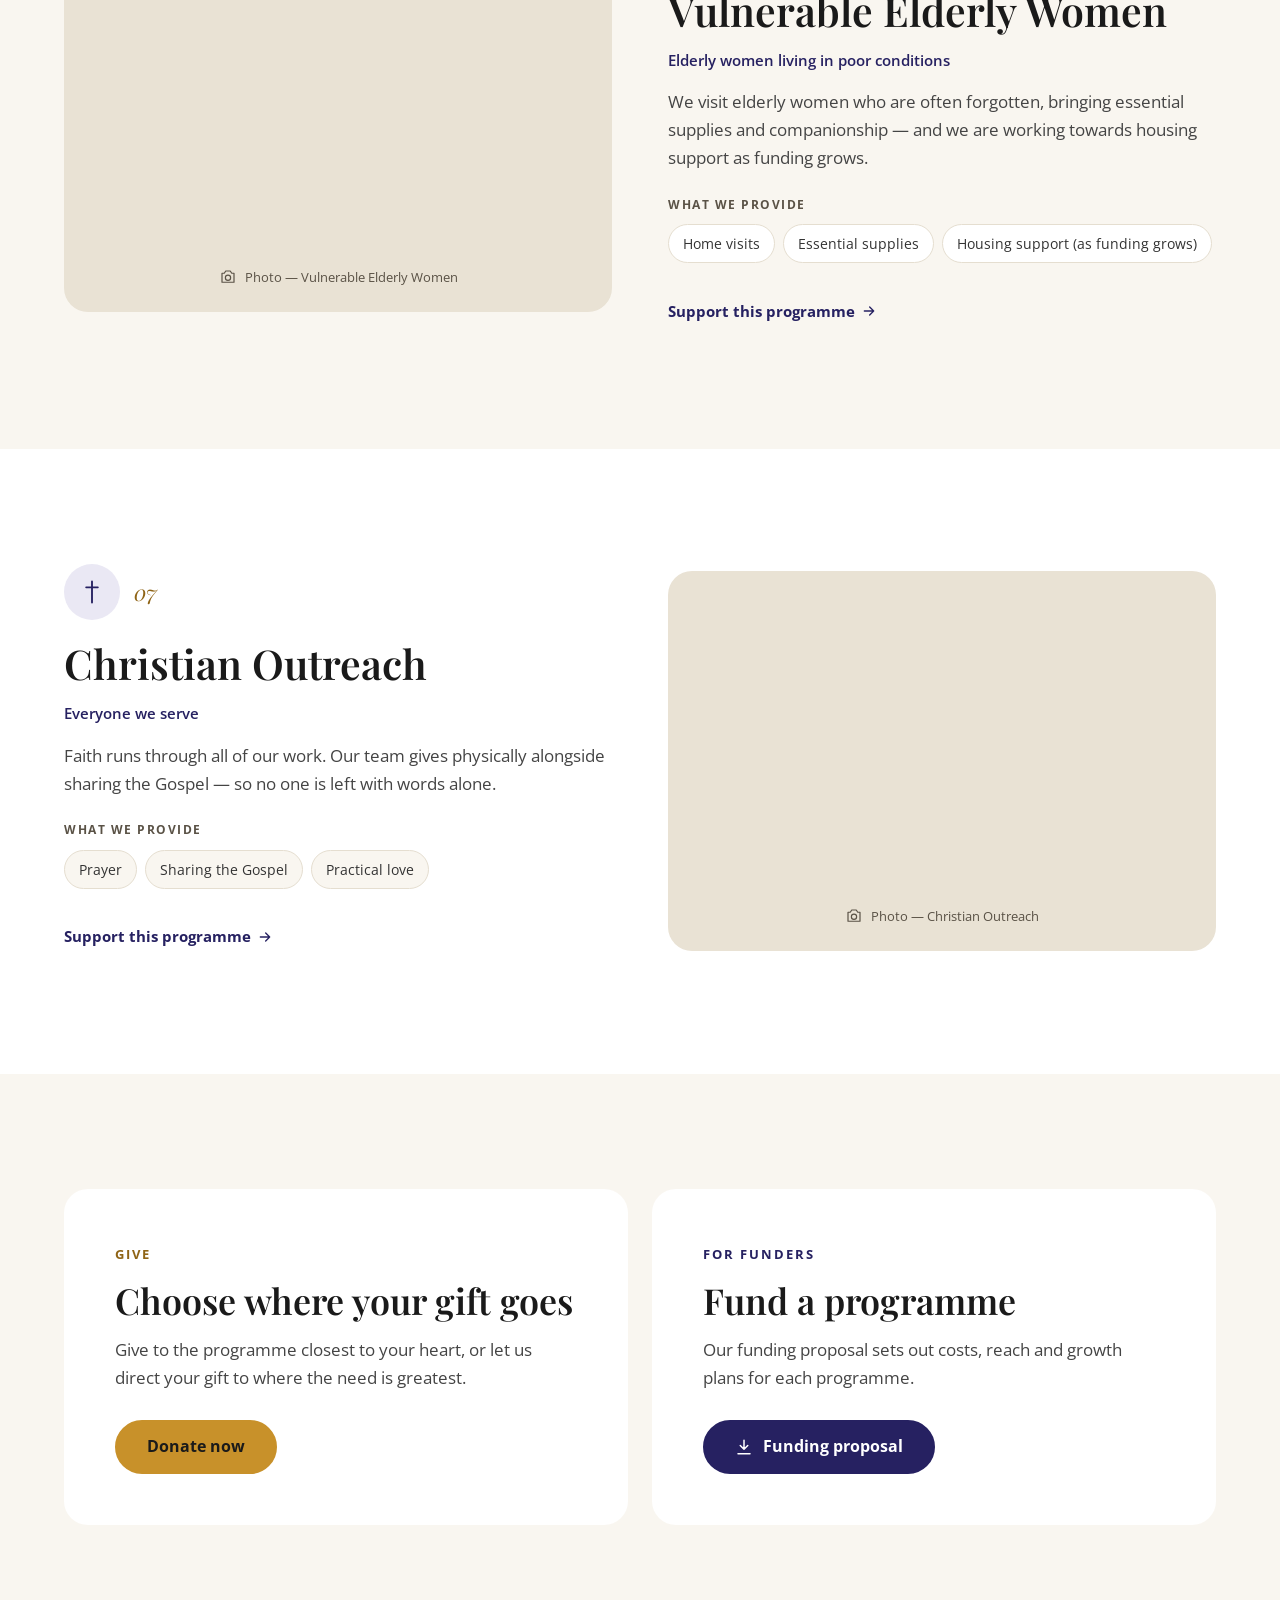
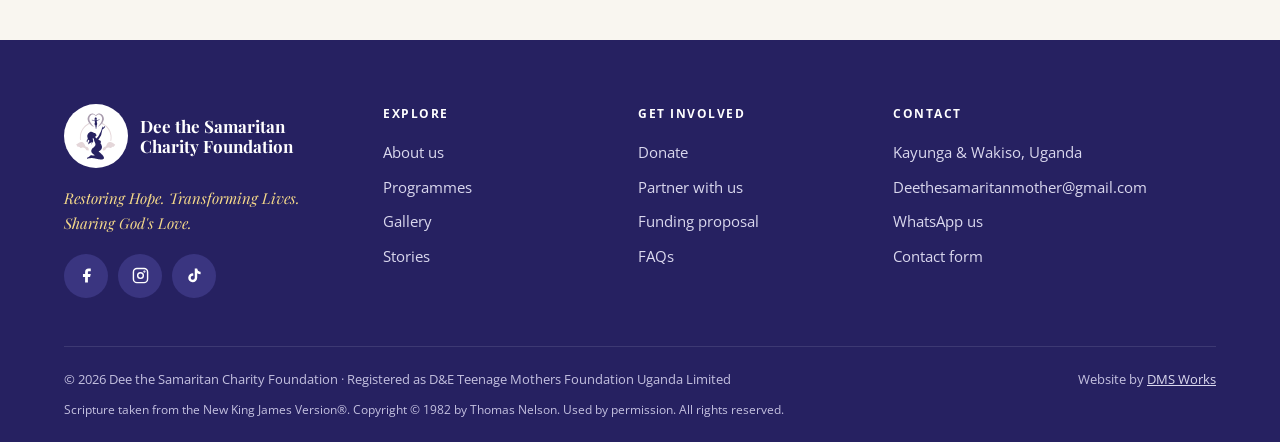
<file: programmes.html>
<!DOCTYPE html>
<html lang="en-GB">
<head>
  <meta charset="UTF-8">
  <meta name="viewport" content="width=device-width, initial-scale=1.0">
  <title>Our Programmes | Dee the Samaritan Charity Foundation</title>
  <meta name="description" content="Seven programmes supporting teenage mothers, orphaned children, pregnant women, malnourished children, pupils and elderly women in Kayunga and Wakiso, Uganda.">
  <meta name="theme-color" content="#262161">

  <!-- Social sharing -->
  <meta property="og:type" content="website">
  <meta property="og:site_name" content="Dee the Samaritan Charity Foundation">
  <meta property="og:title" content="Our Programmes | Dee the Samaritan Charity Foundation">
  <meta property="og:description" content="Seven programmes supporting teenage mothers, orphaned children, pregnant women, malnourished children, pupils and elderly women in Kayunga and Wakiso, Uganda.">
  <meta property="og:image" content="assets/images/og-image.jpg">
  <meta name="twitter:card" content="summary_large_image">

  <link rel="icon" href="assets/images/favicon.svg" type="image/svg+xml">
  <link rel="icon" href="assets/images/favicon-32.png" sizes="32x32" type="image/png">
  <link rel="apple-touch-icon" href="assets/images/apple-touch-icon.png">

  <link rel="preconnect" href="https://fonts.googleapis.com">
  <link rel="preconnect" href="https://fonts.gstatic.com" crossorigin>
  <link rel="stylesheet" href="https://fonts.googleapis.com/css2?family=Open+Sans:wght@400;500;600;700&family=Playfair+Display:ital,wght@0,500;0,600;0,700;1,500;1,600&display=swap">
  <link rel="stylesheet" href="css/style.css">
  <script src="js/main.js" defer></script>
</head>
<body>

  <a class="skip-link" href="#main">Skip to content</a>

  <!-- ══ HEADER ══════════════════════════════════════════════ -->
  <header class="site-header">
    <nav class="nav" aria-label="Main">
      <a href="index.html" class="nav__logo">
        <img src="assets/images/logo-mark.svg" alt="" width="52" height="58">
        <span class="nav__logo-text">
          <span class="nav__logo-name">Dee the Samaritan</span>
          <span class="nav__logo-sub">Charity Foundation</span>
        </span>
      </a>
      <div class="nav__links">
        <a href="index.html">Home</a>
        <a href="about.html">About</a>
        <a href="programmes.html" class="active" aria-current="page">Programmes</a>
        <a href="gallery.html">Gallery</a>
        <a href="testimonials.html">Stories</a>
        <a href="faqs.html">FAQs</a>
        <a href="contact.html">Contact</a>
      </div>
      <div class="nav__actions">
        <a href="support-us.html" class="btn btn--gold nav__cta"><svg viewBox="0 0 24 24" fill="none" stroke="currentColor" stroke-width="2" stroke-linecap="round" stroke-linejoin="round" aria-hidden="true"><path d="M12 21s-7.5-4.6-9.5-9.1C1.1 8.6 3.2 5 6.6 5c2.1 0 3.6 1.2 5.4 3.2C13.8 6.2 15.3 5 17.4 5c3.4 0 5.5 3.6 4.1 6.9C19.5 16.4 12 21 12 21z"/></svg>Donate</a>
        <button class="nav__burger" type="button" aria-label="Open menu" aria-expanded="false" aria-controls="mobile-menu">
          <span></span><span></span><span></span>
        </button>
      </div>
    </nav>
    <nav class="nav__mobile" id="mobile-menu" aria-label="Mobile">
    <a href="index.html">Home</a>
    <a href="about.html">About</a>
    <a href="programmes.html" class="active" aria-current="page">Programmes</a>
    <a href="gallery.html">Gallery</a>
    <a href="testimonials.html">Stories</a>
    <a href="faqs.html">FAQs</a>
    <a href="contact.html">Contact</a>
    <a href="support-us.html" class="btn btn--gold btn--block">Donate now</a>
    </nav>
  </header>

  <main id="main">

    <!-- ══ PAGE HERO ═══════════════════════════════════════════ -->
    <section class="page-hero">
      <div class="container" style="max-width: 940px">
        <span class="eyebrow eyebrow--gold"><span class="eyebrow__rule"></span>Our programmes<span class="eyebrow__rule"></span></span>
        <h1>Practical care for those <em>who need it most</em></h1>
        <p class="lead">Seven programmes, one purpose: to meet real needs in Kayunga and Wakiso with dignity, compassion and faith.</p>
        <nav class="chip-nav" aria-label="Jump to a programme">
          <a href="#teen-mothers" class="is-featured"><svg viewBox="0 0 24 24" fill="none" stroke="currentColor" stroke-width="1.8" stroke-linecap="round" stroke-linejoin="round" aria-hidden="true"><path d="M12 21s-7.5-4.6-9.5-9.1C1.1 8.6 3.2 5 6.6 5c2.1 0 3.6 1.2 5.4 3.2C13.8 6.2 15.3 5 17.4 5c3.4 0 5.5 3.6 4.1 6.9C19.5 16.4 12 21 12 21z"/></svg>Teen Mothers &amp; Their Babies</a><a href="#orphans"><svg viewBox="0 0 24 24" fill="none" stroke="currentColor" stroke-width="1.8" stroke-linecap="round" stroke-linejoin="round" aria-hidden="true"><circle cx="12" cy="6" r="3"/><path d="M6 21v-4a6 6 0 0 1 12 0v4"/></svg>Orphaned &amp; Vulnerable Children</a><a href="#mama-kits"><svg viewBox="0 0 24 24" fill="none" stroke="currentColor" stroke-width="1.8" stroke-linecap="round" stroke-linejoin="round" aria-hidden="true"><path d="M3 8h18v4H3z"/><path d="M5 12v9h14v-9"/><path d="M12 8v13"/><path d="M12 8c-2-4-6-4-6-1.5S10 8 12 8zM12 8c2-4 6-4 6-1.5S14 8 12 8z"/></svg>Pregnant Women — Mama Kits</a><a href="#healthcare"><svg viewBox="0 0 24 24" fill="none" stroke="currentColor" stroke-width="1.8" stroke-linecap="round" stroke-linejoin="round" aria-hidden="true"><path d="M3 11h18a9 9 0 0 1-18 0z"/><path d="M9 7c0-2 2-2 2-4M14 7c0-2 2-2 2-4"/></svg>Child Healthcare &amp; Nutrition</a><a href="#education"><svg viewBox="0 0 24 24" fill="none" stroke="currentColor" stroke-width="1.8" stroke-linecap="round" stroke-linejoin="round" aria-hidden="true"><path d="M2 5c3-1.5 7-1.5 10 1 3-2.5 7-2.5 10-1v14c-3-1.5-7-1.5-10 1-3-2.5-7-2.5-10-1z"/><path d="M12 6v14"/></svg>Education &amp; Scholastic Support</a><a href="#elderly"><svg viewBox="0 0 24 24" fill="none" stroke="currentColor" stroke-width="1.8" stroke-linecap="round" stroke-linejoin="round" aria-hidden="true"><path d="M3 11l9-7 9 7"/><path d="M5 10v10h14V10"/><path d="M10 20v-6h4v6"/></svg>Vulnerable Elderly Women</a><a href="#outreach"><svg viewBox="0 0 24 24" fill="none" stroke="currentColor" stroke-width="1.8" stroke-linecap="round" stroke-linejoin="round" aria-hidden="true"><path d="M12 3v18M7 8h10"/></svg>Christian Outreach</a>
        </nav>
      </div>
    </section>

    <!-- ══ FEATURED: TEEN MOTHERS ══════════════════════════════ -->
    <section id="teen-mothers" class="section">
      <div class="container split">
        <div class="split__media">
          <div class="arch-frame" style="max-width: 480px">
            <div class="photo photo--arch" role="img" aria-label="Photo placeholder: a young mother holding her baby"><span class="photo__label"><svg viewBox="0 0 24 24" fill="none" stroke="currentColor" stroke-width="1.6" stroke-linecap="round" stroke-linejoin="round" aria-hidden="true"><path d="M4 7h3l2-3h6l2 3h3v12H4z"/><circle cx="12" cy="13" r="3.5"/></svg>Photo — young mother &amp; baby</span></div>
          </div>
        </div>
        <div class="split__text">
          <span class="tag tag--gold"><svg viewBox="0 0 24 24" fill="#C8912A" aria-hidden="true"><path d="M12 2l3 6.6 7 .8-5.2 4.8 1.4 7L12 17.8 5.8 21.2l1.4-7L2 9.4l7-.8z"/></svg>Featured · Our heart programme</span>
          <h2 style="font-size: clamp(34px, 4vw, 52px); margin: 18px 0 20px">Teen Mothers &amp; Their Babies</h2>
          <p style="font-size: 18px; color: var(--text-strong)">Our founder, Dorcas, became a mother at 19 with little support around her. She knows how isolating it is to raise a child alone, often after being abandoned by a partner or turned away by family.</p>
          <p style="font-size: 18px">This programme gives teenage and young mothers the practical essentials they need for their babies — and the ongoing encouragement to rebuild their lives with hope.</p>
          <div class="grid grid--sm mt-24" style="grid-template-columns: repeat(auto-fit, minmax(200px, 1fr)); gap: 16px; margin-bottom: 32px">
            <div class="info-box"><p class="info-box__label">What we provide</p><p>Food · Soap · Milk · Ongoing support</p></div>
            <div class="info-box"><p class="info-box__label">Who we help</p><p>Teenage &amp; young mothers raising children alone</p></div>
          </div>
          <div class="btn-row">
            <a href="support-us.html#donate" class="btn btn--gold"><svg viewBox="0 0 24 24" fill="none" stroke="currentColor" stroke-width="2" stroke-linecap="round" stroke-linejoin="round" aria-hidden="true"><path d="M12 21s-7.5-4.6-9.5-9.1C1.1 8.6 3.2 5 6.6 5c2.1 0 3.6 1.2 5.4 3.2C13.8 6.2 15.3 5 17.4 5c3.4 0 5.5 3.6 4.1 6.9C19.5 16.4 12 21 12 21z"/></svg>Support a young mother</a>
            <a href="testimonials.html#shakirah" class="link-arrow">Read Shakirah's story <svg viewBox="0 0 24 24" fill="none" stroke="currentColor" stroke-width="2" stroke-linecap="round" stroke-linejoin="round" aria-hidden="true"><path d="M5 12h14M13 6l6 6-6 6"/></svg></a>
          </div>
        </div>
      </div>
    </section>

    <!-- ══ PROGRAMME 02 ═════════════════════════════════════ -->
    <section id="orphans" class="section programme section--cream">
      <div class="container split">
          <div class="photo photo--rounded" role="img" aria-label="Photo placeholder: Orphaned and Vulnerable Children programme"><span class="photo__label"><svg viewBox="0 0 24 24" fill="none" stroke="currentColor" stroke-width="1.6" stroke-linecap="round" stroke-linejoin="round" aria-hidden="true"><path d="M4 7h3l2-3h6l2 3h3v12H4z"/><circle cx="12" cy="13" r="3.5"/></svg>Photo — Orphaned &amp; Vulnerable Children</span></div>
          <div class="split__text">
            <div class="programme__head">
              <span class="icon-circle icon-circle--lg"><svg viewBox="0 0 24 24" fill="none" stroke="currentColor" stroke-width="1.6" stroke-linecap="round" stroke-linejoin="round" aria-hidden="true"><circle cx="12" cy="6" r="3"/><path d="M6 21v-4a6 6 0 0 1 12 0v4"/></svg></span>
              <span class="programme__num">02</span>
            </div>
            <h2>Orphaned &amp; Vulnerable Children</h2>
            <p class="programme__who">Children aged 0–13 with no parental care, of any gender</p>
            <p class="programme__desc">We provide food, clothing and essential supplies directly to orphaned babies and children who have no one to care for them — so they can grow up safe, fed and loved.</p>
            <p class="programme__label">What we provide</p>
            <div class="chips"><span class="chip">Food</span><span class="chip">Clothing</span><span class="chip">Essential supplies</span></div>
            <a href="support-us.html#donate" class="link-arrow">Support this programme <svg viewBox="0 0 24 24" fill="none" stroke="currentColor" stroke-width="2" stroke-linecap="round" stroke-linejoin="round" aria-hidden="true"><path d="M5 12h14M13 6l6 6-6 6"/></svg></a>
          </div>
      </div>
    </section>
    <!-- ══ PROGRAMME 03 ═════════════════════════════════════ -->
    <section id="mama-kits" class="section programme programme--reverse">
      <div class="container split">
          <div class="split__text">
            <div class="programme__head">
              <span class="icon-circle icon-circle--lg"><svg viewBox="0 0 24 24" fill="none" stroke="currentColor" stroke-width="1.6" stroke-linecap="round" stroke-linejoin="round" aria-hidden="true"><path d="M3 8h18v4H3z"/><path d="M5 12v9h14v-9"/><path d="M12 8v13"/><path d="M12 8c-2-4-6-4-6-1.5S10 8 12 8zM12 8c2-4 6-4 6-1.5S14 8 12 8z"/></svg></span>
              <span class="programme__num">03</span>
            </div>
            <h2>Pregnant Women — Mama Kits</h2>
            <p class="programme__who">Pregnant women and teenagers</p>
            <p class="programme__desc">Ugandan health centres ask expectant mothers to bring their own birth supplies. Many simply can't. Our Mama Kits contain everything required for a safe, clean delivery.</p>
            <p class="programme__label">What we provide</p>
            <div class="chips"><span class="chip">Soap</span><span class="chip">Flannels</span><span class="chip">Wipes</span><span class="chip">Gloves</span><span class="chip">Receiving sheet</span><span class="chip">Waterproof mat</span><span class="chip">Cord thread</span><span class="chip">Surgical blade</span></div>
            <a href="support-us.html#donate" class="link-arrow">Support this programme <svg viewBox="0 0 24 24" fill="none" stroke="currentColor" stroke-width="2" stroke-linecap="round" stroke-linejoin="round" aria-hidden="true"><path d="M5 12h14M13 6l6 6-6 6"/></svg></a>
          </div>
          <div class="photo photo--rounded" role="img" aria-label="Photo placeholder: Pregnant Women — Mama Kits programme"><span class="photo__label"><svg viewBox="0 0 24 24" fill="none" stroke="currentColor" stroke-width="1.6" stroke-linecap="round" stroke-linejoin="round" aria-hidden="true"><path d="M4 7h3l2-3h6l2 3h3v12H4z"/><circle cx="12" cy="13" r="3.5"/></svg>Photo — Pregnant Women — Mama Kits</span></div>
      </div>
    </section>
    <!-- ══ MID-PAGE CTA ════════════════════════════════════════ -->
    <section class="cta-band">
      <div class="container">
        <div style="flex: 1 1 480px; min-width: 0">
          <!-- TODO: Mama Kit cost to be confirmed by Dorcas -->
          <h2>[£ amount] provides a full Mama Kit</h2>
          <p>Everything an expectant mother needs for a safe, clean birth.</p>
        </div>
        <a href="support-us.html#donate" class="btn btn--gold">Give a Mama Kit</a>
      </div>
    </section>
    <!-- ══ PROGRAMME 04 ═════════════════════════════════════ -->
    <section id="healthcare" class="section programme section--cream">
      <div class="container split">
          <div class="photo photo--rounded" role="img" aria-label="Photo placeholder: Child Healthcare and Nutrition programme"><span class="photo__label"><svg viewBox="0 0 24 24" fill="none" stroke="currentColor" stroke-width="1.6" stroke-linecap="round" stroke-linejoin="round" aria-hidden="true"><path d="M4 7h3l2-3h6l2 3h3v12H4z"/><circle cx="12" cy="13" r="3.5"/></svg>Photo — Child Healthcare &amp; Nutrition</span></div>
          <div class="split__text">
            <div class="programme__head">
              <span class="icon-circle icon-circle--lg"><svg viewBox="0 0 24 24" fill="none" stroke="currentColor" stroke-width="1.6" stroke-linecap="round" stroke-linejoin="round" aria-hidden="true"><path d="M3 11h18a9 9 0 0 1-18 0z"/><path d="M9 7c0-2 2-2 2-4M14 7c0-2 2-2 2-4"/></svg></span>
              <span class="programme__num">04</span>
            </div>
            <h2>Child Healthcare &amp; Nutrition</h2>
            <p class="programme__who">Malnourished children aged 0–13, of any gender</p>
            <p class="programme__desc">Working through community networks, we find children who are going hungry and provide the nutrition and medicine they need to recover and thrive.</p>
            <p class="programme__label">What we provide</p>
            <div class="chips"><span class="chip">Porridge</span><span class="chip">Rice</span><span class="chip">Soy</span><span class="chip">Milk</span><span class="chip">Medicine</span></div>
            <a href="support-us.html#donate" class="link-arrow">Support this programme <svg viewBox="0 0 24 24" fill="none" stroke="currentColor" stroke-width="2" stroke-linecap="round" stroke-linejoin="round" aria-hidden="true"><path d="M5 12h14M13 6l6 6-6 6"/></svg></a>
          </div>
      </div>
    </section>
    <!-- ══ PROGRAMME 05 ═════════════════════════════════════ -->
    <section id="education" class="section programme programme--reverse">
      <div class="container split">
          <div class="split__text">
            <div class="programme__head">
              <span class="icon-circle icon-circle--lg"><svg viewBox="0 0 24 24" fill="none" stroke="currentColor" stroke-width="1.6" stroke-linecap="round" stroke-linejoin="round" aria-hidden="true"><path d="M2 5c3-1.5 7-1.5 10 1 3-2.5 7-2.5 10-1v14c-3-1.5-7-1.5-10 1-3-2.5-7-2.5-10-1z"/><path d="M12 6v14"/></svg></span>
              <span class="programme__num">05</span>
            </div>
            <h2>Education &amp; Scholastic Support</h2>
            <p class="programme__who">Pupils in rural schools</p>
            <p class="programme__desc">We hand supplies to pupils personally, so every gift reaches the child it was meant for — and we help girls access sanitary items so they don't miss school.</p>
            <p class="programme__label">What we provide</p>
            <div class="chips"><span class="chip">Exercise books</span><span class="chip">Pencils</span><span class="chip">School essentials</span><span class="chip">Sanitary items</span></div>
            <a href="support-us.html#donate" class="link-arrow">Support this programme <svg viewBox="0 0 24 24" fill="none" stroke="currentColor" stroke-width="2" stroke-linecap="round" stroke-linejoin="round" aria-hidden="true"><path d="M5 12h14M13 6l6 6-6 6"/></svg></a>
          </div>
          <div class="photo photo--rounded" role="img" aria-label="Photo placeholder: Education and Scholastic Support programme"><span class="photo__label"><svg viewBox="0 0 24 24" fill="none" stroke="currentColor" stroke-width="1.6" stroke-linecap="round" stroke-linejoin="round" aria-hidden="true"><path d="M4 7h3l2-3h6l2 3h3v12H4z"/><circle cx="12" cy="13" r="3.5"/></svg>Photo — Education &amp; Scholastic Support</span></div>
      </div>
    </section>
    <!-- ══ PROGRAMME 06 ═════════════════════════════════════ -->
    <section id="elderly" class="section programme section--cream">
      <div class="container split">
          <div class="photo photo--rounded" role="img" aria-label="Photo placeholder: Vulnerable Elderly Women programme"><span class="photo__label"><svg viewBox="0 0 24 24" fill="none" stroke="currentColor" stroke-width="1.6" stroke-linecap="round" stroke-linejoin="round" aria-hidden="true"><path d="M4 7h3l2-3h6l2 3h3v12H4z"/><circle cx="12" cy="13" r="3.5"/></svg>Photo — Vulnerable Elderly Women</span></div>
          <div class="split__text">
            <div class="programme__head">
              <span class="icon-circle icon-circle--lg"><svg viewBox="0 0 24 24" fill="none" stroke="currentColor" stroke-width="1.6" stroke-linecap="round" stroke-linejoin="round" aria-hidden="true"><path d="M3 11l9-7 9 7"/><path d="M5 10v10h14V10"/><path d="M10 20v-6h4v6"/></svg></span>
              <span class="programme__num">06</span>
            </div>
            <h2>Vulnerable Elderly Women</h2>
            <p class="programme__who">Elderly women living in poor conditions</p>
            <p class="programme__desc">We visit elderly women who are often forgotten, bringing essential supplies and companionship — and we are working towards housing support as funding grows.</p>
            <p class="programme__label">What we provide</p>
            <div class="chips"><span class="chip">Home visits</span><span class="chip">Essential supplies</span><span class="chip">Housing support (as funding grows)</span></div>
            <a href="support-us.html#donate" class="link-arrow">Support this programme <svg viewBox="0 0 24 24" fill="none" stroke="currentColor" stroke-width="2" stroke-linecap="round" stroke-linejoin="round" aria-hidden="true"><path d="M5 12h14M13 6l6 6-6 6"/></svg></a>
          </div>
      </div>
    </section>
    <!-- ══ PROGRAMME 07 ═════════════════════════════════════ -->
    <section id="outreach" class="section programme programme--reverse">
      <div class="container split">
          <div class="split__text">
            <div class="programme__head">
              <span class="icon-circle icon-circle--lg"><svg viewBox="0 0 24 24" fill="none" stroke="currentColor" stroke-width="1.6" stroke-linecap="round" stroke-linejoin="round" aria-hidden="true"><path d="M12 3v18M7 8h10"/></svg></span>
              <span class="programme__num">07</span>
            </div>
            <h2>Christian Outreach</h2>
            <p class="programme__who">Everyone we serve</p>
            <p class="programme__desc">Faith runs through all of our work. Our team gives physically alongside sharing the Gospel — so no one is left with words alone.</p>
            <p class="programme__label">What we provide</p>
            <div class="chips"><span class="chip">Prayer</span><span class="chip">Sharing the Gospel</span><span class="chip">Practical love</span></div>
            <a href="support-us.html#donate" class="link-arrow">Support this programme <svg viewBox="0 0 24 24" fill="none" stroke="currentColor" stroke-width="2" stroke-linecap="round" stroke-linejoin="round" aria-hidden="true"><path d="M5 12h14M13 6l6 6-6 6"/></svg></a>
          </div>
          <div class="photo photo--rounded" role="img" aria-label="Photo placeholder: Christian Outreach programme"><span class="photo__label"><svg viewBox="0 0 24 24" fill="none" stroke="currentColor" stroke-width="1.6" stroke-linecap="round" stroke-linejoin="round" aria-hidden="true"><path d="M4 7h3l2-3h6l2 3h3v12H4z"/><circle cx="12" cy="13" r="3.5"/></svg>Photo — Christian Outreach</span></div>
      </div>
    </section>

    <!-- ══ BOTTOM CTA ══════════════════════════════════════════ -->
    <section class="section section--cream">
      <div class="container grid grid--lg">
        <div class="card card--lg reveal">
          <span class="eyebrow eyebrow--gold">Give</span>
          <h2>Choose where your gift goes</h2>
          <p>Give to the programme closest to your heart, or let us direct your gift to where the need is greatest.</p>
          <a href="support-us.html#donate" class="btn btn--gold">Donate now</a>
        </div>
        <div class="card card--lg reveal">
          <span class="eyebrow">For funders</span>
          <h2>Fund a programme</h2>
          <p>Our funding proposal sets out costs, reach and growth plans for each programme.</p>
          <a href="support-us.html#proposal" class="btn btn--brand"><svg viewBox="0 0 24 24" fill="none" stroke="currentColor" stroke-width="2" stroke-linecap="round" stroke-linejoin="round" aria-hidden="true"><path d="M12 3v12M7 10l5 5 5-5M4 21h16"/></svg>Funding proposal</a>
        </div>
      </div>
    </section>

  </main>

  <!-- ══ FOOTER ══════════════════════════════════════════════ -->
  <footer class="site-footer">
    <div class="container">
      <div class="footer__grid">
        <div>
          <a href="index.html" class="footer__logo">
            <span class="footer__logo-mark"><img src="assets/images/logo-mark.svg" alt="" width="42" height="47"></span>
            <span class="footer__logo-name">Dee the Samaritan<br>Charity Foundation</span>
          </a>
          <p class="footer__tagline">Restoring Hope. Transforming Lives. Sharing God's Love.</p>
          <div class="socials"><a href="https://www.facebook.com/people/Dee-The-Samaritan-Charity-Foundation/61595721579893/" target="_blank" rel="noopener" aria-label="Facebook"><svg viewBox="0 0 24 24" fill="currentColor" aria-hidden="true"><path d="M18 2h-3a5 5 0 0 0-5 5v3H7v4h3v8h4v-8h3l1-4h-4V7a1 1 0 0 1 1-1h3z"/></svg></a><a href="https://www.instagram.com/dscf_2026/" target="_blank" rel="noopener" aria-label="Instagram"><svg viewBox="0 0 24 24" fill="none" stroke="currentColor" stroke-width="2" aria-hidden="true"><rect x="2" y="2" width="20" height="20" rx="5"/><circle cx="12" cy="12" r="4"/><circle cx="17.5" cy="6.5" r="0.6" fill="currentColor"/></svg></a><a href="https://www.tiktok.com/@deethesamaritanfdn" target="_blank" rel="noopener" aria-label="TikTok"><svg viewBox="0 0 24 24" fill="currentColor" aria-hidden="true"><path d="M19.59 6.69a4.83 4.83 0 0 1-3.77-4.25V2h-3.45v13.67a2.89 2.89 0 1 1-2.88-3.39c.28 0 .54.04.79.1V9.01a6.34 6.34 0 1 0 5.54 6.29V8.69a8.18 8.18 0 0 0 4.78 1.52V6.76a4.85 4.85 0 0 1-1.01-.07z"/></svg></a></div>
        </div>
        <nav aria-label="Footer — explore">
          <p class="footer__heading">Explore</p>
          <div class="footer__links">
            <a href="about.html">About us</a>
            <a href="programmes.html">Programmes</a>
            <a href="gallery.html">Gallery</a>
            <a href="testimonials.html">Stories</a>
          </div>
        </nav>
        <nav aria-label="Footer — get involved">
          <p class="footer__heading">Get involved</p>
          <div class="footer__links">
            <a href="support-us.html#donate">Donate</a>
            <a href="support-us.html#partner">Partner with us</a>
            <a href="support-us.html#proposal">Funding proposal</a>
            <a href="faqs.html">FAQs</a>
          </div>
        </nav>
        <div>
          <p class="footer__heading">Contact</p>
          <div class="footer__links">
            <span>Kayunga &amp; Wakiso, Uganda</span>
            <a href="mailto:Deethesamaritanmother@gmail.com">Deethesamaritanmother@<wbr>gmail.com</a>
            <a href="https://wa.me/256XXXXXXXXX" target="_blank" rel="noopener">WhatsApp us</a>
            <a href="contact.html">Contact form</a>
          </div>
        </div>
      </div>
      <div class="footer__bottom">
        <span>&copy; <span data-year>2026</span> Dee the Samaritan Charity Foundation · Registered as D&amp;E Teenage Mothers Foundation Uganda Limited</span>
        <span>Website by <a href="https://dmsworks.co.uk" target="_blank" rel="noopener">DMS Works</a></span>
        <span class="footer__scripture">Scripture taken from the New King James Version®. Copyright © 1982 by Thomas Nelson. Used by permission. All rights reserved.</span>
      </div>
    </div>
  </footer>

  <!-- ── WHATSAPP FLOAT ──────────────────────────────────────── -->
  <a href="https://wa.me/256XXXXXXXXX" class="whatsapp-float" target="_blank" rel="noopener" aria-label="Chat with us on WhatsApp">
    <svg viewBox="0 0 24 24" aria-hidden="true"><path d="M17.47 14.38c-.3-.15-1.76-.87-2.03-.97-.27-.1-.47-.15-.67.15-.2.3-.77.97-.94 1.16-.17.2-.35.22-.64.08-.3-.15-1.26-.46-2.39-1.48-.88-.79-1.48-1.76-1.65-2.06-.17-.3-.02-.46.13-.6.13-.14.3-.35.45-.52.15-.18.2-.3.3-.5.1-.2.05-.37-.03-.52-.07-.15-.67-1.61-.92-2.2-.24-.58-.49-.5-.67-.51h-.57c-.2 0-.52.07-.79.37-.27.3-1.04 1.02-1.04 2.48s1.07 2.88 1.21 3.07c.15.2 2.1 3.2 5.08 4.49.71.31 1.26.49 1.7.63.71.22 1.36.19 1.87.12.57-.09 1.76-.72 2-1.41.25-.7.25-1.29.17-1.41-.07-.13-.27-.2-.57-.35M12.05 21.79h-.01a9.87 9.87 0 0 1-5.03-1.38l-.36-.21-3.74.98 1-3.65-.24-.37a9.86 9.86 0 0 1-1.51-5.26c0-5.45 4.44-9.88 9.89-9.88 2.64 0 5.12 1.03 6.99 2.9a9.82 9.82 0 0 1 2.89 6.99c0 5.45-4.44 9.88-9.88 9.88m8.41-18.3A11.82 11.82 0 0 0 12.05 0C5.5 0 .16 5.34.16 11.89c0 2.1.55 4.14 1.59 5.95L.06 24l6.3-1.65a11.88 11.88 0 0 0 5.68 1.45h.01c6.55 0 11.89-5.34 11.89-11.89a11.82 11.82 0 0 0-3.48-8.41z"/></svg>
  </a>

</body>
</html>
</file>
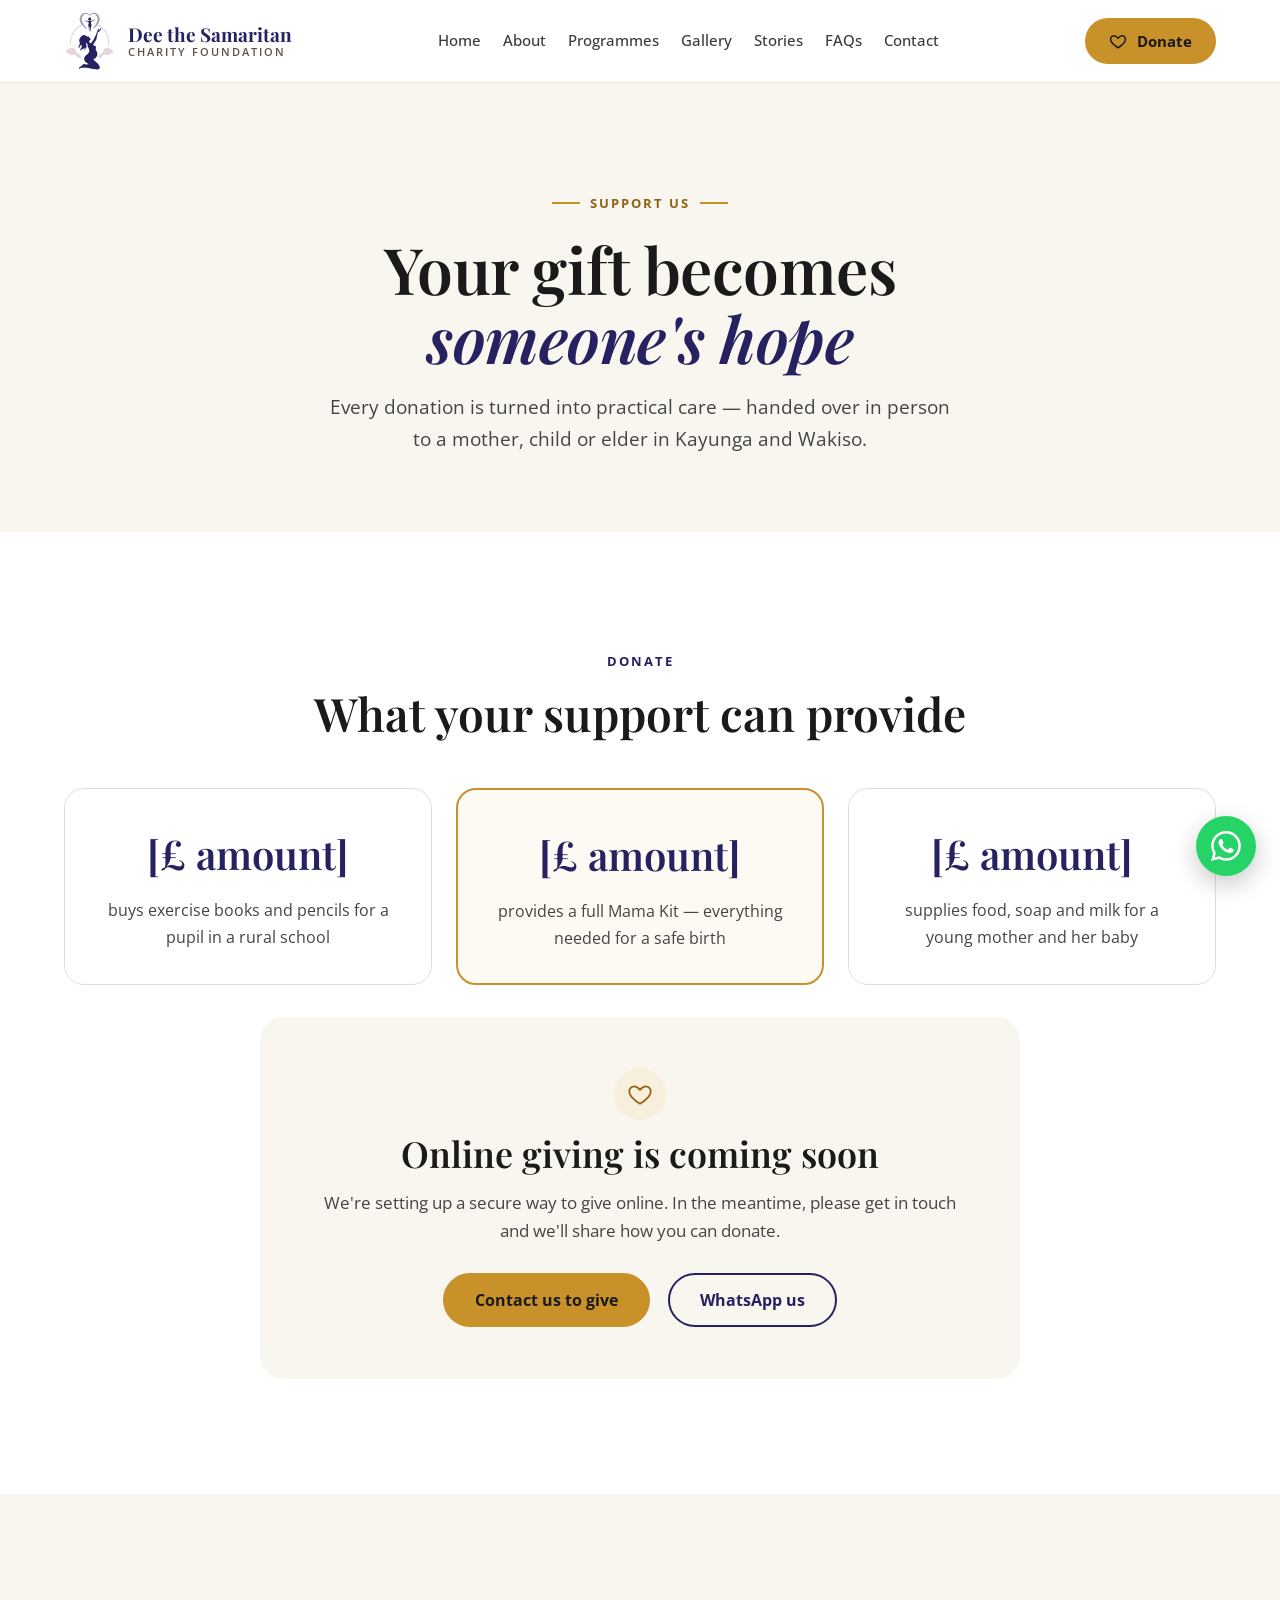
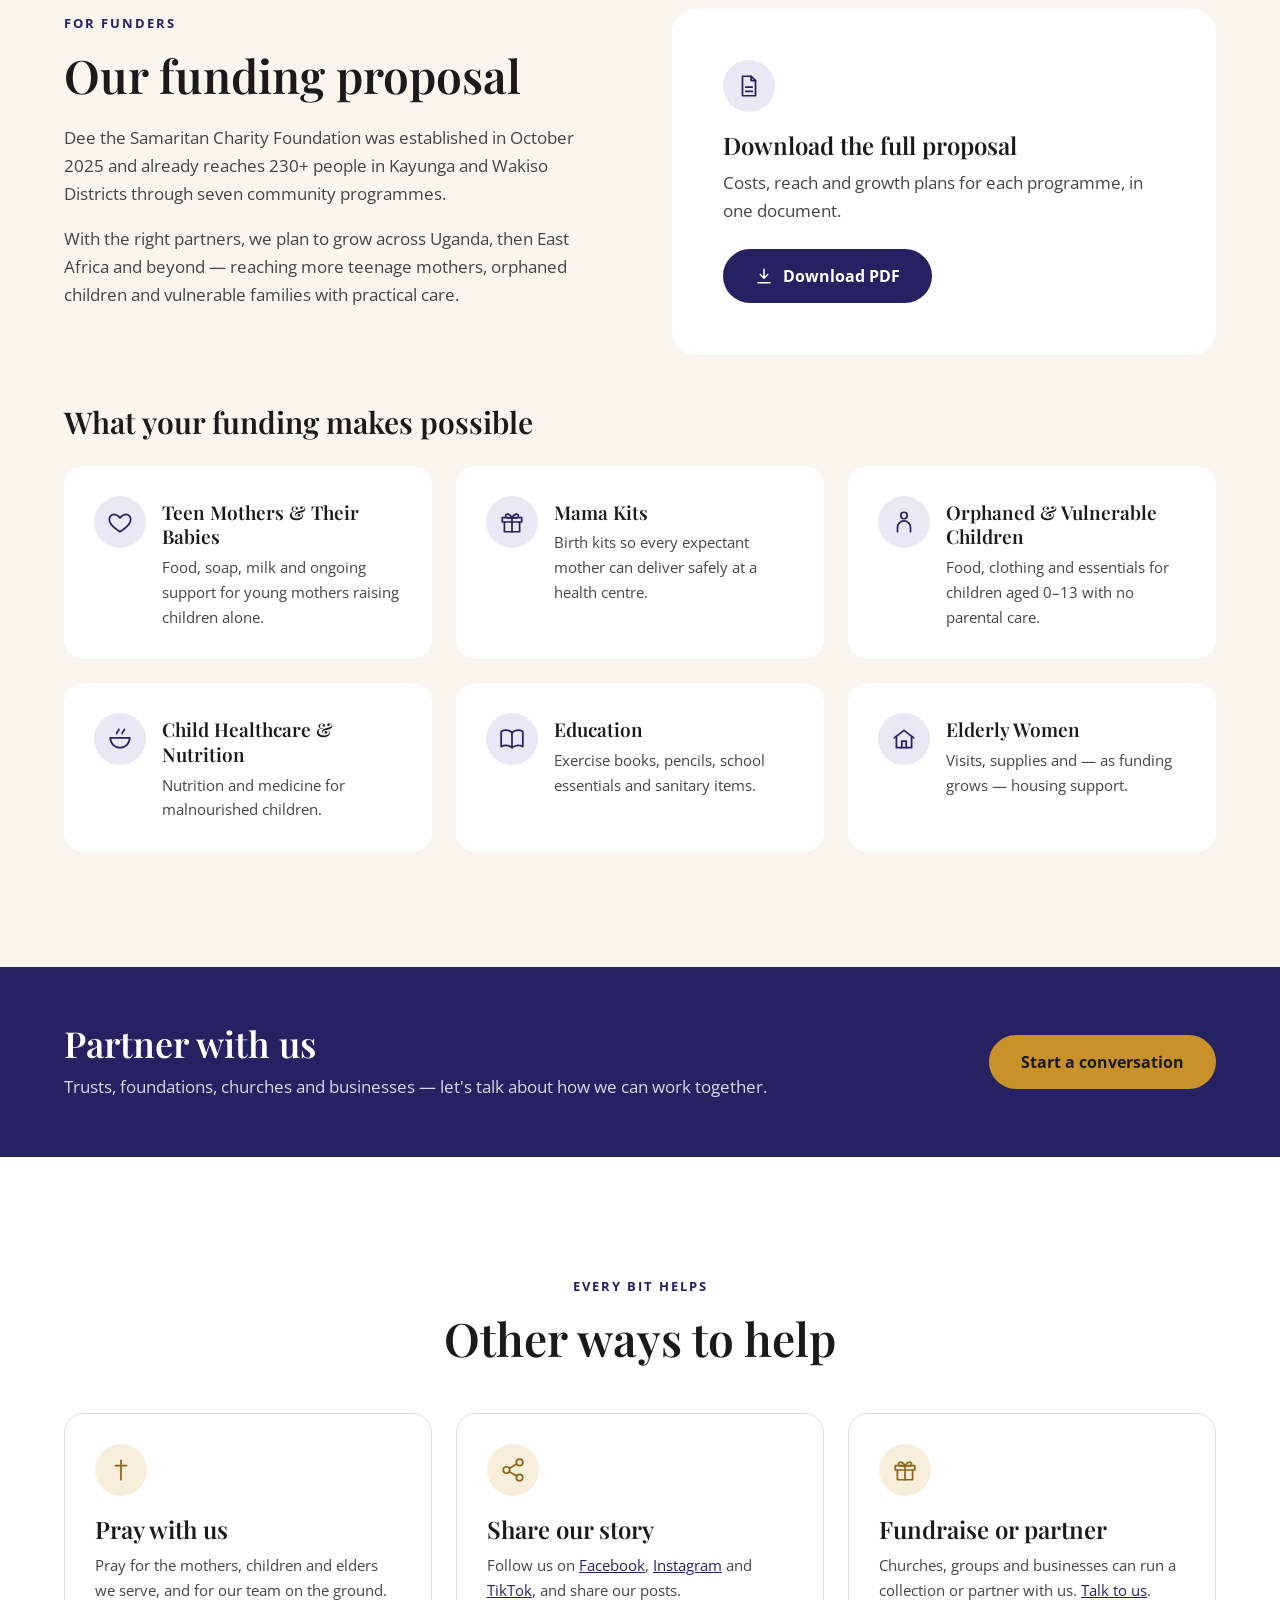
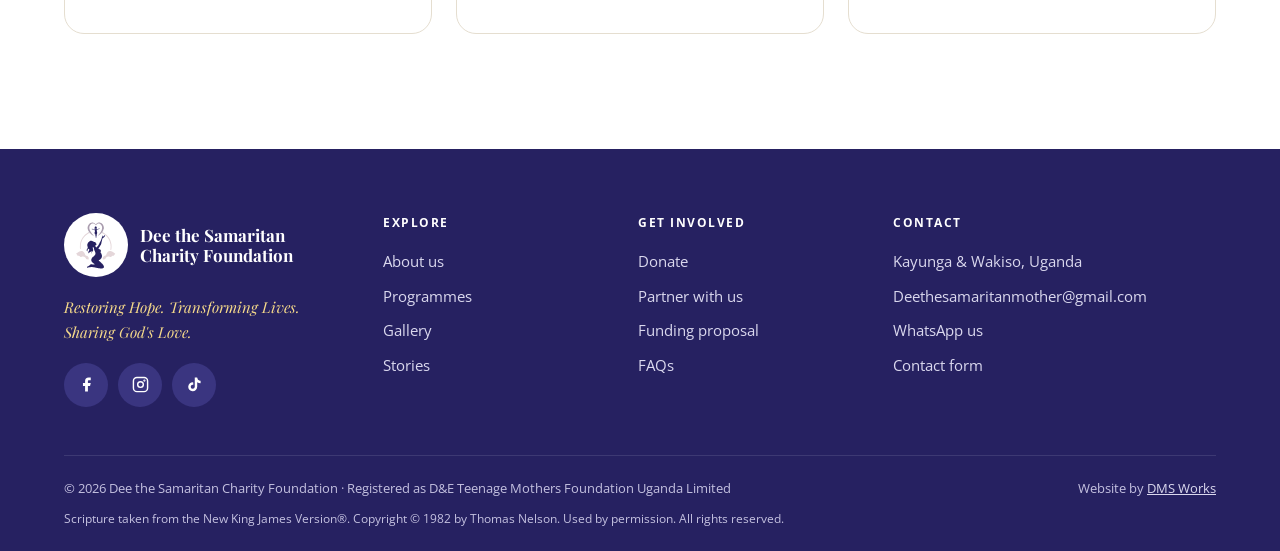
<file: support-us.html>
<!DOCTYPE html>
<html lang="en-GB">
<head>
  <meta charset="UTF-8">
  <meta name="viewport" content="width=device-width, initial-scale=1.0">
  <title>Support Us | Dee the Samaritan Charity Foundation</title>
  <meta name="description" content="Donate to Dee the Samaritan Charity Foundation or partner with us. Your gift provides Mama Kits, food, school supplies and care for vulnerable families in Uganda.">
  <meta name="theme-color" content="#262161">

  <!-- Social sharing -->
  <meta property="og:type" content="website">
  <meta property="og:site_name" content="Dee the Samaritan Charity Foundation">
  <meta property="og:title" content="Support Us | Dee the Samaritan Charity Foundation">
  <meta property="og:description" content="Donate to Dee the Samaritan Charity Foundation or partner with us. Your gift provides Mama Kits, food, school supplies and care for vulnerable families in Uganda.">
  <meta property="og:image" content="assets/images/og-image.jpg">
  <meta name="twitter:card" content="summary_large_image">

  <link rel="icon" href="assets/images/favicon.svg" type="image/svg+xml">
  <link rel="icon" href="assets/images/favicon-32.png" sizes="32x32" type="image/png">
  <link rel="apple-touch-icon" href="assets/images/apple-touch-icon.png">

  <link rel="preconnect" href="https://fonts.googleapis.com">
  <link rel="preconnect" href="https://fonts.gstatic.com" crossorigin>
  <link rel="stylesheet" href="https://fonts.googleapis.com/css2?family=Open+Sans:wght@400;500;600;700&family=Playfair+Display:ital,wght@0,500;0,600;0,700;1,500;1,600&display=swap">
  <link rel="stylesheet" href="css/style.css">
  <script src="js/main.js" defer></script>
</head>
<body>

  <a class="skip-link" href="#main">Skip to content</a>

  <!-- ══ HEADER ══════════════════════════════════════════════ -->
  <header class="site-header">
    <nav class="nav" aria-label="Main">
      <a href="index.html" class="nav__logo">
        <img src="assets/images/logo-mark.svg" alt="" width="52" height="58">
        <span class="nav__logo-text">
          <span class="nav__logo-name">Dee the Samaritan</span>
          <span class="nav__logo-sub">Charity Foundation</span>
        </span>
      </a>
      <div class="nav__links">
        <a href="index.html">Home</a>
        <a href="about.html">About</a>
        <a href="programmes.html">Programmes</a>
        <a href="gallery.html">Gallery</a>
        <a href="testimonials.html">Stories</a>
        <a href="faqs.html">FAQs</a>
        <a href="contact.html">Contact</a>
      </div>
      <div class="nav__actions">
        <a href="support-us.html" class="btn btn--gold nav__cta"><svg viewBox="0 0 24 24" fill="none" stroke="currentColor" stroke-width="2" stroke-linecap="round" stroke-linejoin="round" aria-hidden="true"><path d="M12 21s-7.5-4.6-9.5-9.1C1.1 8.6 3.2 5 6.6 5c2.1 0 3.6 1.2 5.4 3.2C13.8 6.2 15.3 5 17.4 5c3.4 0 5.5 3.6 4.1 6.9C19.5 16.4 12 21 12 21z"/></svg>Donate</a>
        <button class="nav__burger" type="button" aria-label="Open menu" aria-expanded="false" aria-controls="mobile-menu">
          <span></span><span></span><span></span>
        </button>
      </div>
    </nav>
    <nav class="nav__mobile" id="mobile-menu" aria-label="Mobile">
    <a href="index.html">Home</a>
    <a href="about.html">About</a>
    <a href="programmes.html">Programmes</a>
    <a href="gallery.html">Gallery</a>
    <a href="testimonials.html">Stories</a>
    <a href="faqs.html">FAQs</a>
    <a href="contact.html">Contact</a>
    <a href="support-us.html" class="btn btn--gold btn--block">Donate now</a>
    </nav>
  </header>

  <main id="main">

    <section class="page-hero">
      <div class="container" style="max-width: 820px">
        <span class="eyebrow eyebrow--gold"><span class="eyebrow__rule"></span>Support us<span class="eyebrow__rule"></span></span>
        <h1>Your gift becomes <em>someone's hope</em></h1>
        <p class="lead">Every donation is turned into practical care — handed over in person to a mother, child or elder in Kayunga and Wakiso.</p>
      </div>
    </section>

    <!-- ══ DONATE ══════════════════════════════════════════════ -->
    <section id="donate" class="section">
      <div class="container">
        <div class="section__header reveal">
          <span class="eyebrow">Donate</span>
          <h2>What your support can provide</h2>
        </div>
        <!-- TODO: gift amounts to be confirmed by Dorcas -->
        <div class="grid">
          <div class="gift reveal"><div class="gift__amount">[£ amount]</div><p>buys exercise books and pencils for a pupil in a rural school</p></div>
          <div class="gift gift--highlight reveal"><div class="gift__amount">[£ amount]</div><p>provides a full Mama Kit — everything needed for a safe birth</p></div>
          <div class="gift reveal"><div class="gift__amount">[£ amount]</div><p>supplies food, soap and milk for a young mother and her baby</p></div>
        </div>

        <!-- TODO: donation platform (Donorbox / Stripe / PayPal Giving Fund / Givebutter) — replace this card with the button or embed -->
        <div class="card card--cream card--lg mt-32 text-center reveal" style="max-width: 760px; margin-left: auto; margin-right: auto">
          <span class="icon-circle icon-circle--gold" style="margin: 0 auto"><svg viewBox="0 0 24 24" fill="none" stroke="currentColor" stroke-width="1.6" stroke-linecap="round" stroke-linejoin="round" aria-hidden="true"><path d="M12 21s-7.5-4.6-9.5-9.1C1.1 8.6 3.2 5 6.6 5c2.1 0 3.6 1.2 5.4 3.2C13.8 6.2 15.3 5 17.4 5c3.4 0 5.5 3.6 4.1 6.9C19.5 16.4 12 21 12 21z"/></svg></span>
          <h2>Online giving is coming soon</h2>
          <p>We're setting up a secure way to give online. In the meantime, please get in touch and we'll share how you can donate.</p>
          <div class="btn-row" style="justify-content: center">
            <a href="contact.html" class="btn btn--gold">Contact us to give</a>
            <a href="https://wa.me/256XXXXXXXXX" class="btn btn--outline" target="_blank" rel="noopener">WhatsApp us</a>
          </div>
        </div>
      </div>
    </section>

    <!-- ══ FUNDING PROPOSAL ════════════════════════════════════ -->
    <section id="proposal" class="section section--cream">
      <div class="container">
        <div class="split" style="align-items: flex-start; margin-bottom: 48px">
          <div class="split__text">
            <span class="eyebrow">For funders</span>
            <h2>Our funding proposal</h2>
            <p>Dee the Samaritan Charity Foundation was established in October 2025 and already reaches 230+ people in Kayunga and Wakiso Districts through seven community programmes.</p>
            <p>With the right partners, we plan to grow across Uganda, then East Africa and beyond — reaching more teenage mothers, orphaned children and vulnerable families with practical care.</p>
          </div>
          <div class="card card--lg reveal">
            <span class="icon-circle"><svg viewBox="0 0 24 24" fill="none" stroke="currentColor" stroke-width="1.6" stroke-linecap="round" stroke-linejoin="round" aria-hidden="true"><path d="M6 3h8l4 4v14H6z"/><path d="M14 3v4h4M9 13h6M9 17h6"/></svg></span>
            <h3 style="font-size: 24px">Download the full proposal</h3>
            <p style="margin-bottom: 24px">Costs, reach and growth plans for each programme, in one document.</p>
            <a href="assets/docs/dscf-funding-proposal.pdf" class="btn btn--brand" target="_blank" rel="noopener"><svg viewBox="0 0 24 24" fill="none" stroke="currentColor" stroke-width="2" stroke-linecap="round" stroke-linejoin="round" aria-hidden="true"><path d="M12 3v12M7 10l5 5 5-5M4 21h16"/></svg>Download PDF</a>
          </div>
        </div>
        <h3 style="font-size: clamp(24px, 2.4vw, 30px); margin-bottom: 24px">What your funding makes possible</h3>
        <div class="grid">
          <div class="card reveal" style="display: flex; gap: 16px; align-items: flex-start">
            <span class="icon-circle"><svg viewBox="0 0 24 24" fill="none" stroke="currentColor" stroke-width="1.6" stroke-linecap="round" stroke-linejoin="round" aria-hidden="true"><path d="M12 21s-7.5-4.6-9.5-9.1C1.1 8.6 3.2 5 6.6 5c2.1 0 3.6 1.2 5.4 3.2C13.8 6.2 15.3 5 17.4 5c3.4 0 5.5 3.6 4.1 6.9C19.5 16.4 12 21 12 21z"/></svg></span>
            <div><h3 style="margin: 4px 0 6px; font-size: 19px">Teen Mothers &amp; Their Babies</h3><p>Food, soap, milk and ongoing support for young mothers raising children alone.</p></div>
          </div>
          <div class="card reveal" style="display: flex; gap: 16px; align-items: flex-start">
            <span class="icon-circle"><svg viewBox="0 0 24 24" fill="none" stroke="currentColor" stroke-width="1.6" stroke-linecap="round" stroke-linejoin="round" aria-hidden="true"><path d="M3 8h18v4H3z"/><path d="M5 12v9h14v-9"/><path d="M12 8v13"/><path d="M12 8c-2-4-6-4-6-1.5S10 8 12 8zM12 8c2-4 6-4 6-1.5S14 8 12 8z"/></svg></span>
            <div><h3 style="margin: 4px 0 6px; font-size: 19px">Mama Kits</h3><p>Birth kits so every expectant mother can deliver safely at a health centre.</p></div>
          </div>
          <div class="card reveal" style="display: flex; gap: 16px; align-items: flex-start">
            <span class="icon-circle"><svg viewBox="0 0 24 24" fill="none" stroke="currentColor" stroke-width="1.6" stroke-linecap="round" stroke-linejoin="round" aria-hidden="true"><circle cx="12" cy="6" r="3"/><path d="M6 21v-4a6 6 0 0 1 12 0v4"/></svg></span>
            <div><h3 style="margin: 4px 0 6px; font-size: 19px">Orphaned &amp; Vulnerable Children</h3><p>Food, clothing and essentials for children aged 0–13 with no parental care.</p></div>
          </div>
          <div class="card reveal" style="display: flex; gap: 16px; align-items: flex-start">
            <span class="icon-circle"><svg viewBox="0 0 24 24" fill="none" stroke="currentColor" stroke-width="1.6" stroke-linecap="round" stroke-linejoin="round" aria-hidden="true"><path d="M3 11h18a9 9 0 0 1-18 0z"/><path d="M9 7c0-2 2-2 2-4M14 7c0-2 2-2 2-4"/></svg></span>
            <div><h3 style="margin: 4px 0 6px; font-size: 19px">Child Healthcare &amp; Nutrition</h3><p>Nutrition and medicine for malnourished children.</p></div>
          </div>
          <div class="card reveal" style="display: flex; gap: 16px; align-items: flex-start">
            <span class="icon-circle"><svg viewBox="0 0 24 24" fill="none" stroke="currentColor" stroke-width="1.6" stroke-linecap="round" stroke-linejoin="round" aria-hidden="true"><path d="M2 5c3-1.5 7-1.5 10 1 3-2.5 7-2.5 10-1v14c-3-1.5-7-1.5-10 1-3-2.5-7-2.5-10-1z"/><path d="M12 6v14"/></svg></span>
            <div><h3 style="margin: 4px 0 6px; font-size: 19px">Education</h3><p>Exercise books, pencils, school essentials and sanitary items.</p></div>
          </div>
          <div class="card reveal" style="display: flex; gap: 16px; align-items: flex-start">
            <span class="icon-circle"><svg viewBox="0 0 24 24" fill="none" stroke="currentColor" stroke-width="1.6" stroke-linecap="round" stroke-linejoin="round" aria-hidden="true"><path d="M3 11l9-7 9 7"/><path d="M5 10v10h14V10"/><path d="M10 20v-6h4v6"/></svg></span>
            <div><h3 style="margin: 4px 0 6px; font-size: 19px">Elderly Women</h3><p>Visits, supplies and — as funding grows — housing support.</p></div>
          </div>
        </div>
      </div>
    </section>

    <!-- ══ PARTNER ═════════════════════════════════════════════ -->
    <section id="partner" class="cta-band">
      <div class="container">
        <div style="flex: 1 1 480px; min-width: 0">
          <h2>Partner with us</h2>
          <p>Trusts, foundations, churches and businesses — let's talk about how we can work together.</p>
        </div>
        <a href="contact.html" class="btn btn--gold">Start a conversation</a>
      </div>
    </section>

    <!-- ══ OTHER WAYS ══════════════════════════════════════════ -->
    <section class="section">
      <div class="container">
        <div class="section__header reveal">
          <span class="eyebrow">Every bit helps</span>
          <h2>Other ways to help</h2>
        </div>
        <div class="grid">
          <div class="card card--bordered reveal">
            <span class="icon-circle icon-circle--gold"><svg viewBox="0 0 24 24" fill="none" stroke="currentColor" stroke-width="1.6" stroke-linecap="round" stroke-linejoin="round" aria-hidden="true"><path d="M12 3v18M7 8h10"/></svg></span>
            <h3>Pray with us</h3>
            <p>Pray for the mothers, children and elders we serve, and for our team on the ground.</p>
          </div>
          <div class="card card--bordered reveal">
            <span class="icon-circle icon-circle--gold"><svg viewBox="0 0 24 24" fill="none" stroke="currentColor" stroke-width="1.6" stroke-linecap="round" stroke-linejoin="round" aria-hidden="true"><circle cx="18" cy="5" r="3"/><circle cx="6" cy="12" r="3"/><circle cx="18" cy="19" r="3"/><path d="M8.6 13.5l6.8 4M15.4 6.5l-6.8 4"/></svg></span>
            <h3>Share our story</h3>
            <p>Follow us on <a href="https://www.facebook.com/people/Dee-The-Samaritan-Charity-Foundation/61595721579893/" target="_blank" rel="noopener">Facebook</a>, <a href="https://www.instagram.com/dscf_2026/" target="_blank" rel="noopener">Instagram</a> and <a href="https://www.tiktok.com/@deethesamaritanfdn" target="_blank" rel="noopener">TikTok</a>, and share our posts.</p>
          </div>
          <div class="card card--bordered reveal">
            <span class="icon-circle icon-circle--gold"><svg viewBox="0 0 24 24" fill="none" stroke="currentColor" stroke-width="1.6" stroke-linecap="round" stroke-linejoin="round" aria-hidden="true"><path d="M3 8h18v4H3z"/><path d="M5 12v9h14v-9"/><path d="M12 8v13"/><path d="M12 8c-2-4-6-4-6-1.5S10 8 12 8zM12 8c2-4 6-4 6-1.5S14 8 12 8z"/></svg></span>
            <h3>Fundraise or partner</h3>
            <p>Churches, groups and businesses can run a collection or partner with us. <a href="contact.html">Talk to us</a>.</p>
          </div>
        </div>
      </div>
    </section>

  </main>

  <!-- ══ FOOTER ══════════════════════════════════════════════ -->
  <footer class="site-footer">
    <div class="container">
      <div class="footer__grid">
        <div>
          <a href="index.html" class="footer__logo">
            <span class="footer__logo-mark"><img src="assets/images/logo-mark.svg" alt="" width="42" height="47"></span>
            <span class="footer__logo-name">Dee the Samaritan<br>Charity Foundation</span>
          </a>
          <p class="footer__tagline">Restoring Hope. Transforming Lives. Sharing God's Love.</p>
          <div class="socials"><a href="https://www.facebook.com/people/Dee-The-Samaritan-Charity-Foundation/61595721579893/" target="_blank" rel="noopener" aria-label="Facebook"><svg viewBox="0 0 24 24" fill="currentColor" aria-hidden="true"><path d="M18 2h-3a5 5 0 0 0-5 5v3H7v4h3v8h4v-8h3l1-4h-4V7a1 1 0 0 1 1-1h3z"/></svg></a><a href="https://www.instagram.com/dscf_2026/" target="_blank" rel="noopener" aria-label="Instagram"><svg viewBox="0 0 24 24" fill="none" stroke="currentColor" stroke-width="2" aria-hidden="true"><rect x="2" y="2" width="20" height="20" rx="5"/><circle cx="12" cy="12" r="4"/><circle cx="17.5" cy="6.5" r="0.6" fill="currentColor"/></svg></a><a href="https://www.tiktok.com/@deethesamaritanfdn" target="_blank" rel="noopener" aria-label="TikTok"><svg viewBox="0 0 24 24" fill="currentColor" aria-hidden="true"><path d="M19.59 6.69a4.83 4.83 0 0 1-3.77-4.25V2h-3.45v13.67a2.89 2.89 0 1 1-2.88-3.39c.28 0 .54.04.79.1V9.01a6.34 6.34 0 1 0 5.54 6.29V8.69a8.18 8.18 0 0 0 4.78 1.52V6.76a4.85 4.85 0 0 1-1.01-.07z"/></svg></a></div>
        </div>
        <nav aria-label="Footer — explore">
          <p class="footer__heading">Explore</p>
          <div class="footer__links">
            <a href="about.html">About us</a>
            <a href="programmes.html">Programmes</a>
            <a href="gallery.html">Gallery</a>
            <a href="testimonials.html">Stories</a>
          </div>
        </nav>
        <nav aria-label="Footer — get involved">
          <p class="footer__heading">Get involved</p>
          <div class="footer__links">
            <a href="support-us.html#donate">Donate</a>
            <a href="support-us.html#partner">Partner with us</a>
            <a href="support-us.html#proposal">Funding proposal</a>
            <a href="faqs.html">FAQs</a>
          </div>
        </nav>
        <div>
          <p class="footer__heading">Contact</p>
          <div class="footer__links">
            <span>Kayunga &amp; Wakiso, Uganda</span>
            <a href="mailto:Deethesamaritanmother@gmail.com">Deethesamaritanmother@<wbr>gmail.com</a>
            <a href="https://wa.me/256XXXXXXXXX" target="_blank" rel="noopener">WhatsApp us</a>
            <a href="contact.html">Contact form</a>
          </div>
        </div>
      </div>
      <div class="footer__bottom">
        <span>&copy; <span data-year>2026</span> Dee the Samaritan Charity Foundation · Registered as D&amp;E Teenage Mothers Foundation Uganda Limited</span>
        <span>Website by <a href="https://dmsworks.co.uk" target="_blank" rel="noopener">DMS Works</a></span>
        <span class="footer__scripture">Scripture taken from the New King James Version®. Copyright © 1982 by Thomas Nelson. Used by permission. All rights reserved.</span>
      </div>
    </div>
  </footer>

  <!-- ── WHATSAPP FLOAT ──────────────────────────────────────── -->
  <a href="https://wa.me/256XXXXXXXXX" class="whatsapp-float" target="_blank" rel="noopener" aria-label="Chat with us on WhatsApp">
    <svg viewBox="0 0 24 24" aria-hidden="true"><path d="M17.47 14.38c-.3-.15-1.76-.87-2.03-.97-.27-.1-.47-.15-.67.15-.2.3-.77.97-.94 1.16-.17.2-.35.22-.64.08-.3-.15-1.26-.46-2.39-1.48-.88-.79-1.48-1.76-1.65-2.06-.17-.3-.02-.46.13-.6.13-.14.3-.35.45-.52.15-.18.2-.3.3-.5.1-.2.05-.37-.03-.52-.07-.15-.67-1.61-.92-2.2-.24-.58-.49-.5-.67-.51h-.57c-.2 0-.52.07-.79.37-.27.3-1.04 1.02-1.04 2.48s1.07 2.88 1.21 3.07c.15.2 2.1 3.2 5.08 4.49.71.31 1.26.49 1.7.63.71.22 1.36.19 1.87.12.57-.09 1.76-.72 2-1.41.25-.7.25-1.29.17-1.41-.07-.13-.27-.2-.57-.35M12.05 21.79h-.01a9.87 9.87 0 0 1-5.03-1.38l-.36-.21-3.74.98 1-3.65-.24-.37a9.86 9.86 0 0 1-1.51-5.26c0-5.45 4.44-9.88 9.89-9.88 2.64 0 5.12 1.03 6.99 2.9a9.82 9.82 0 0 1 2.89 6.99c0 5.45-4.44 9.88-9.88 9.88m8.41-18.3A11.82 11.82 0 0 0 12.05 0C5.5 0 .16 5.34.16 11.89c0 2.1.55 4.14 1.59 5.95L.06 24l6.3-1.65a11.88 11.88 0 0 0 5.68 1.45h.01c6.55 0 11.89-5.34 11.89-11.89a11.82 11.82 0 0 0-3.48-8.41z"/></svg>
  </a>

</body>
</html>
</file>
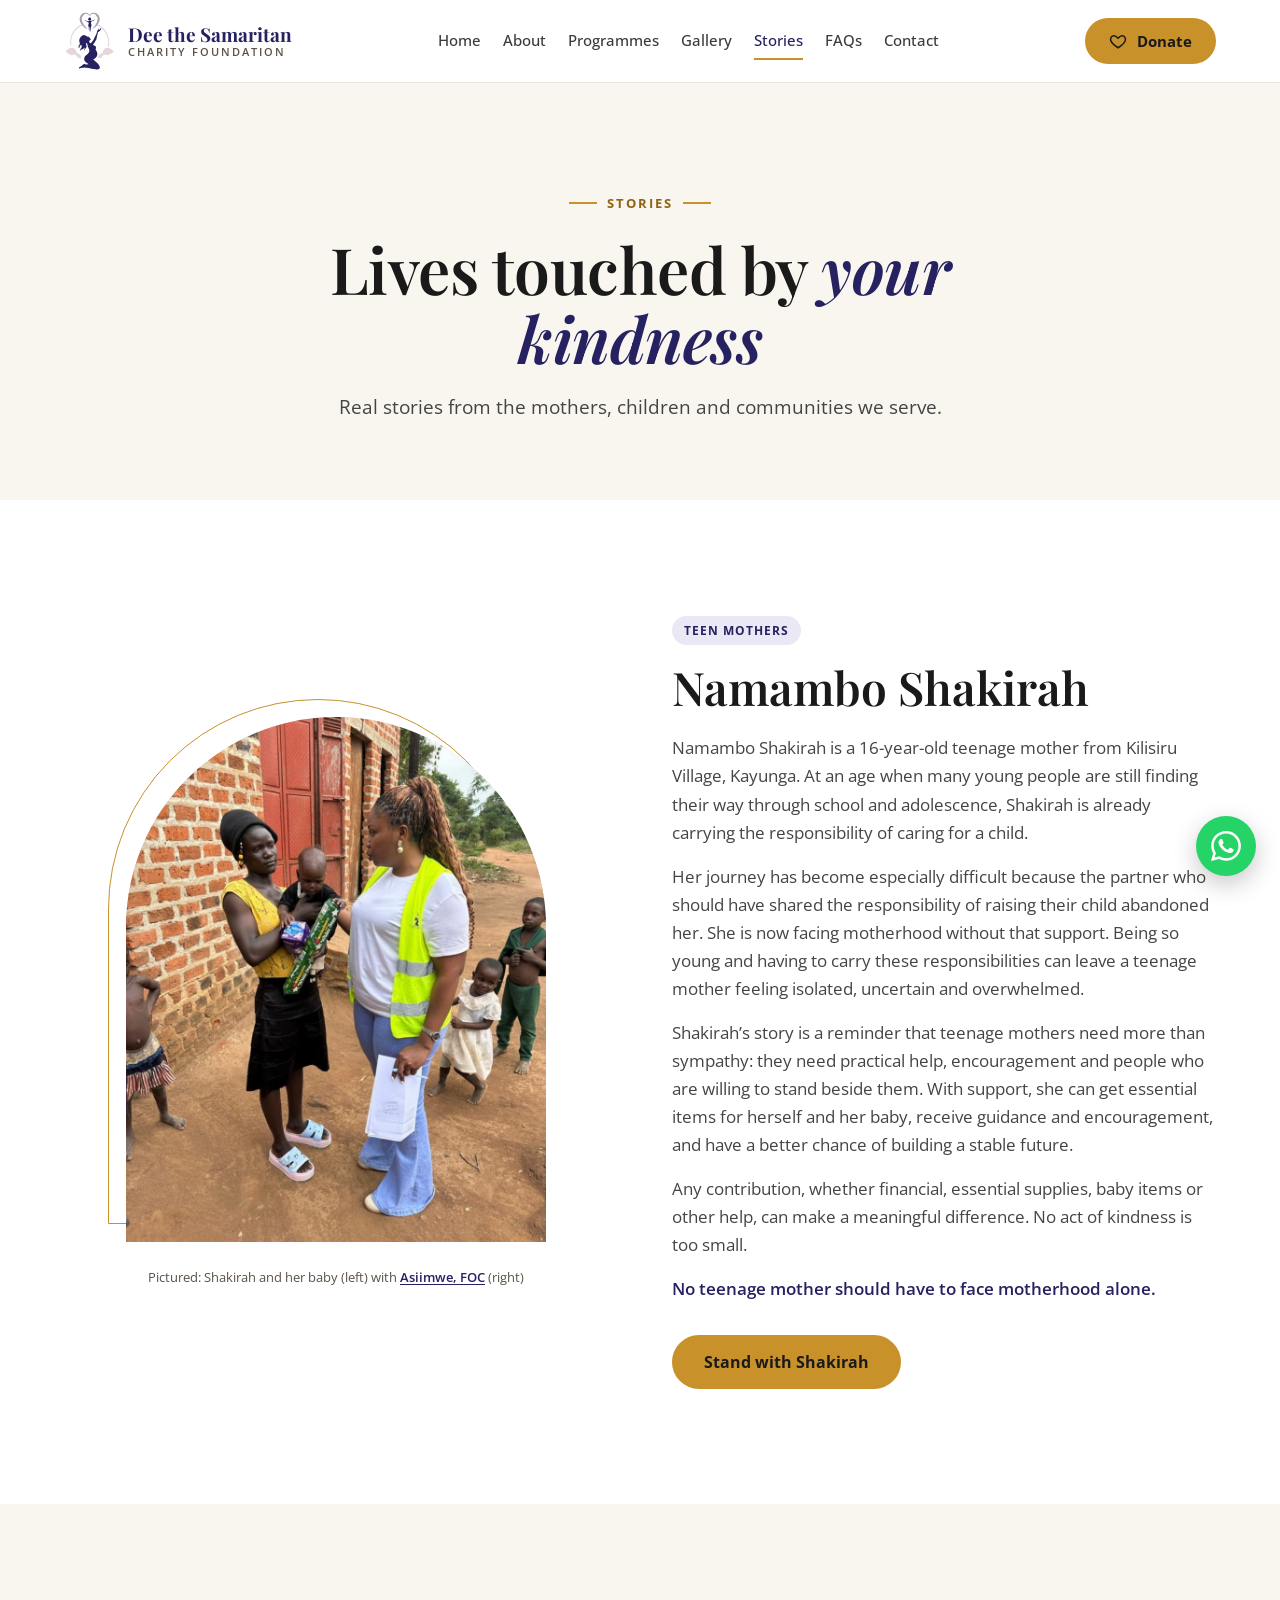
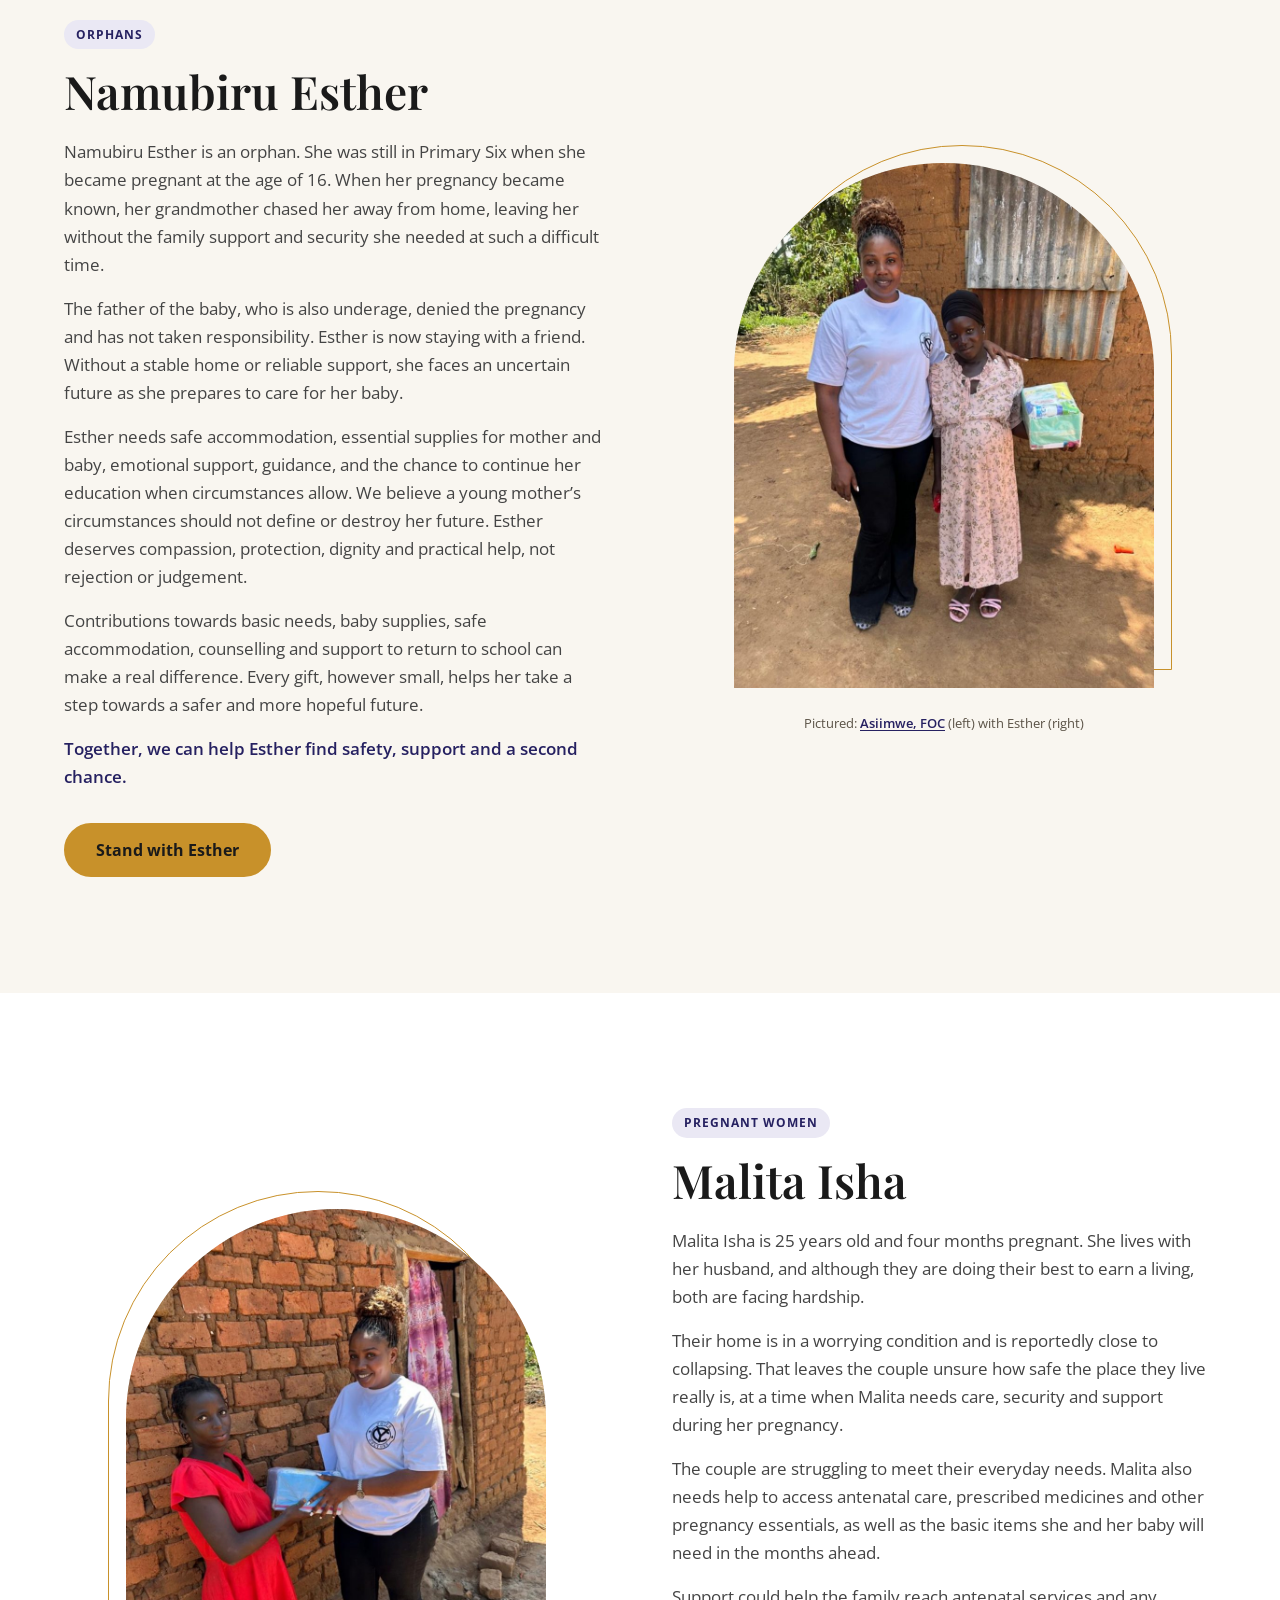
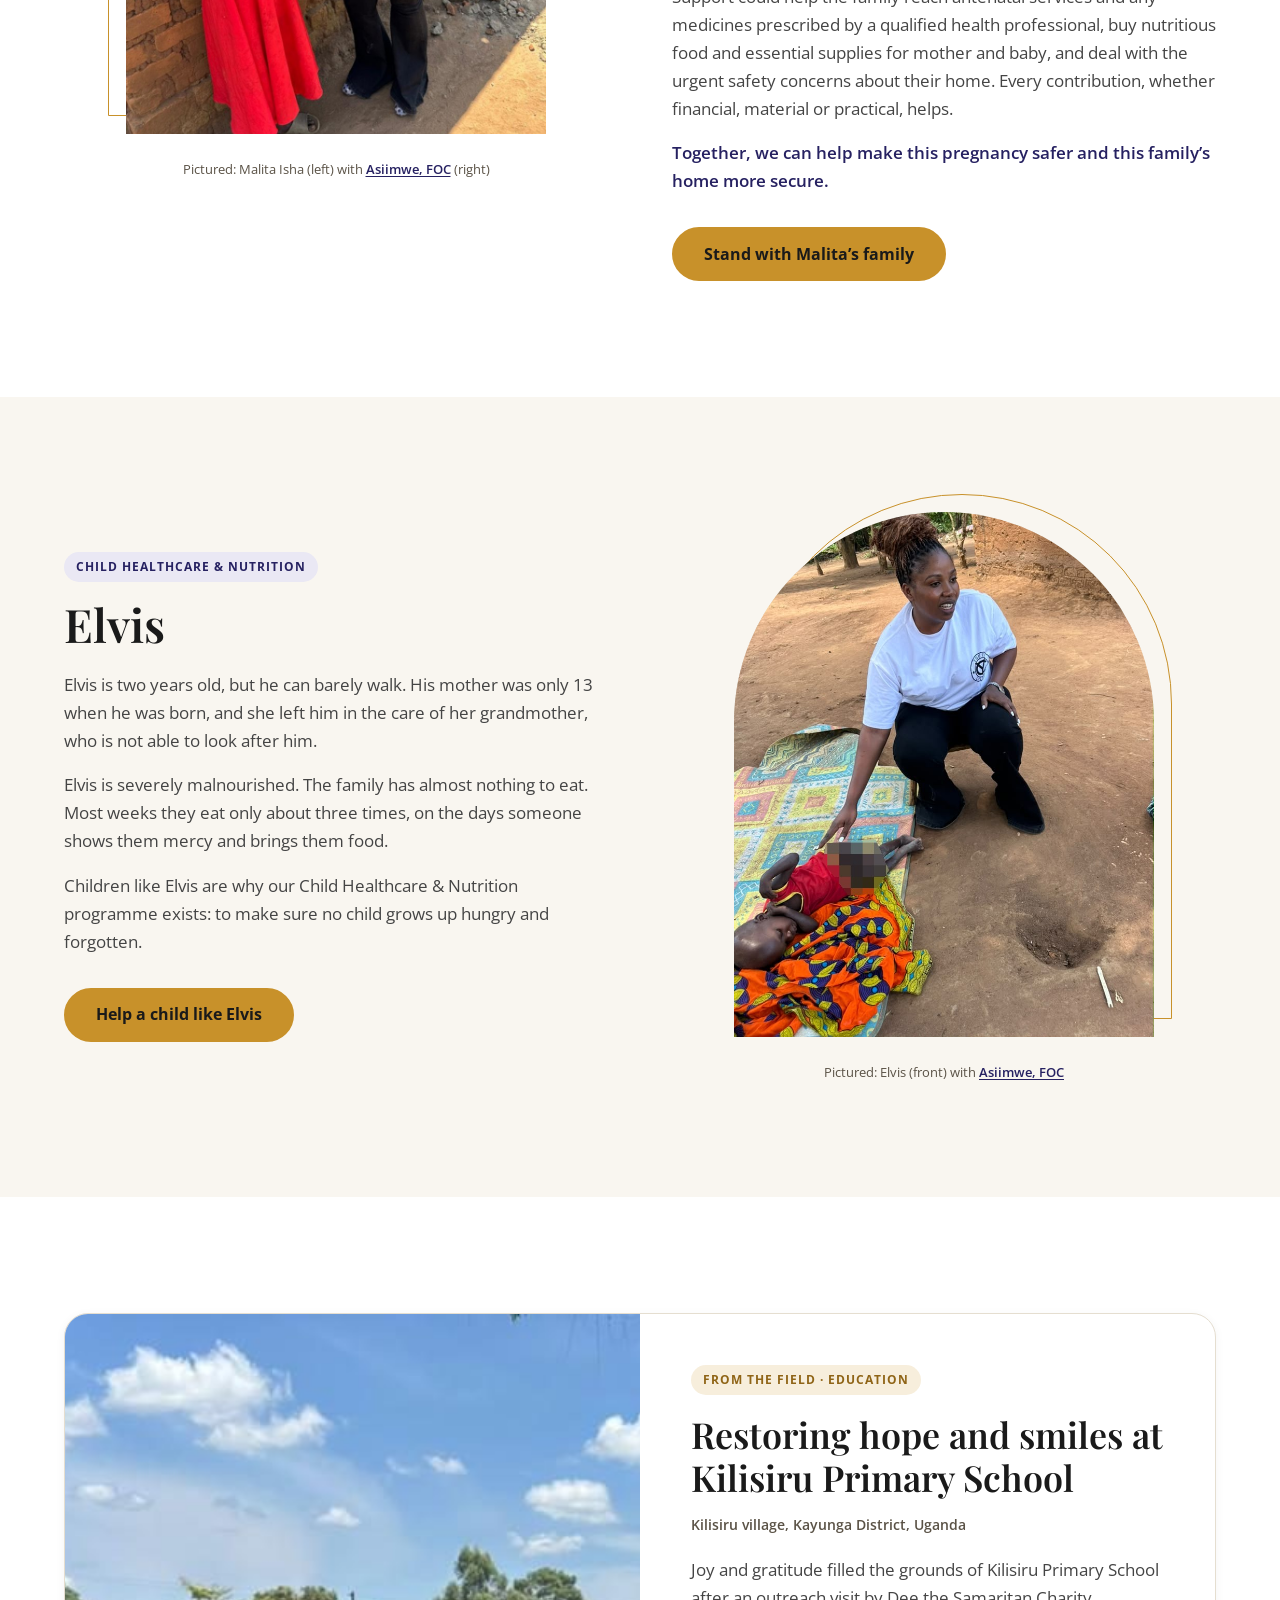
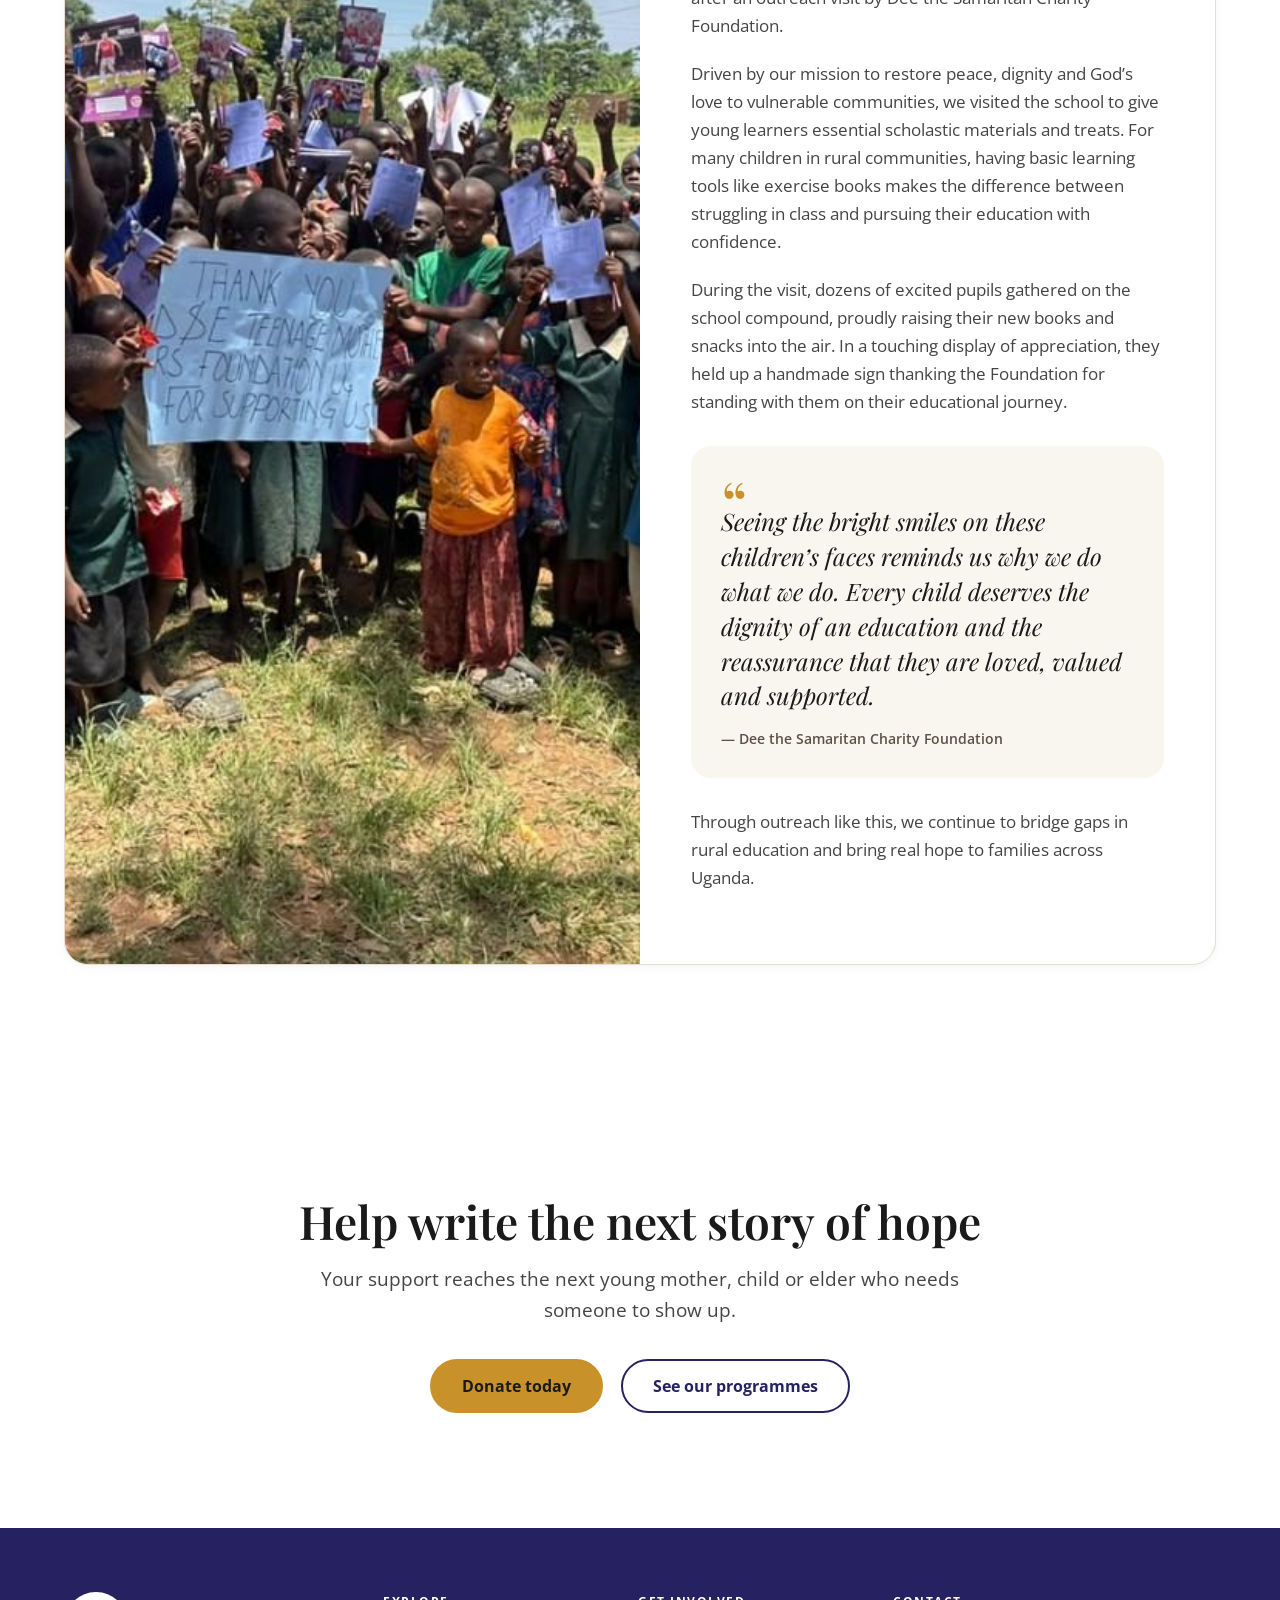
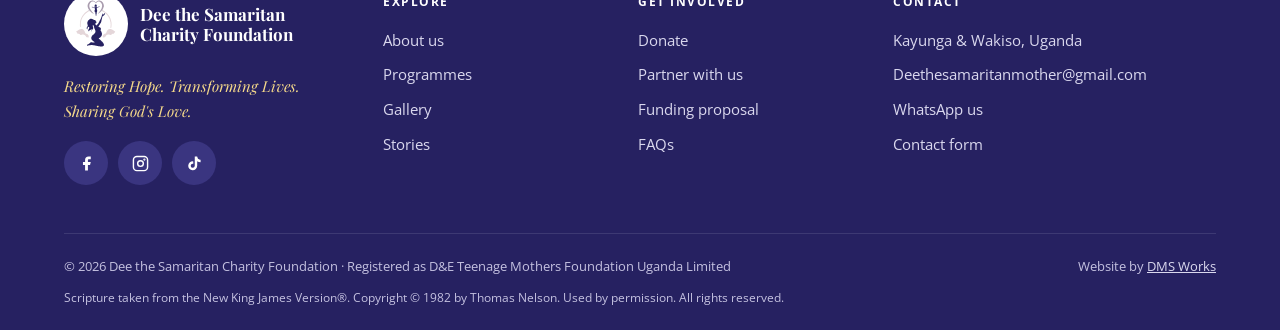
<file: testimonials.html>
<!DOCTYPE html>
<html lang="en-GB">
<head>
  <meta charset="UTF-8">
  <meta name="viewport" content="width=device-width, initial-scale=1.0">
  <title>Stories | Dee the Samaritan Charity Foundation</title>
  <meta name="description" content="Real stories of hope from the teenage mothers, orphaned children and communities supported by Dee the Samaritan Charity Foundation in Uganda.">
  <meta name="theme-color" content="#262161">

  <!-- Social sharing -->
  <meta property="og:type" content="website">
  <meta property="og:site_name" content="Dee the Samaritan Charity Foundation">
  <meta property="og:title" content="Stories | Dee the Samaritan Charity Foundation">
  <meta property="og:description" content="Real stories of hope from the teenage mothers, orphaned children and communities supported by Dee the Samaritan Charity Foundation in Uganda.">
  <meta property="og:image" content="assets/images/og-image.jpg">
  <meta name="twitter:card" content="summary_large_image">

  <link rel="icon" href="assets/images/favicon.svg" type="image/svg+xml">
  <link rel="icon" href="assets/images/favicon-32.png" sizes="32x32" type="image/png">
  <link rel="apple-touch-icon" href="assets/images/apple-touch-icon.png">

  <link rel="preconnect" href="https://fonts.googleapis.com">
  <link rel="preconnect" href="https://fonts.gstatic.com" crossorigin>
  <link rel="stylesheet" href="https://fonts.googleapis.com/css2?family=Open+Sans:wght@400;500;600;700&family=Playfair+Display:ital,wght@0,500;0,600;0,700;1,500;1,600&display=swap">
  <link rel="stylesheet" href="css/style.css">
  <script src="js/main.js" defer></script>
</head>
<body>

  <a class="skip-link" href="#main">Skip to content</a>

  <!-- ══ HEADER ══════════════════════════════════════════════ -->
  <header class="site-header">
    <nav class="nav" aria-label="Main">
      <a href="index.html" class="nav__logo">
        <img src="assets/images/logo-mark.svg" alt="" width="52" height="58">
        <span class="nav__logo-text">
          <span class="nav__logo-name">Dee the Samaritan</span>
          <span class="nav__logo-sub">Charity Foundation</span>
        </span>
      </a>
      <div class="nav__links">
        <a href="index.html">Home</a>
        <a href="about.html">About</a>
        <a href="programmes.html">Programmes</a>
        <a href="gallery.html">Gallery</a>
        <a href="testimonials.html" class="active" aria-current="page">Stories</a>
        <a href="faqs.html">FAQs</a>
        <a href="contact.html">Contact</a>
      </div>
      <div class="nav__actions">
        <a href="support-us.html" class="btn btn--gold nav__cta"><svg viewBox="0 0 24 24" fill="none" stroke="currentColor" stroke-width="2" stroke-linecap="round" stroke-linejoin="round" aria-hidden="true"><path d="M12 21s-7.5-4.6-9.5-9.1C1.1 8.6 3.2 5 6.6 5c2.1 0 3.6 1.2 5.4 3.2C13.8 6.2 15.3 5 17.4 5c3.4 0 5.5 3.6 4.1 6.9C19.5 16.4 12 21 12 21z"/></svg>Donate</a>
        <button class="nav__burger" type="button" aria-label="Open menu" aria-expanded="false" aria-controls="mobile-menu">
          <span></span><span></span><span></span>
        </button>
      </div>
    </nav>
    <nav class="nav__mobile" id="mobile-menu" aria-label="Mobile">
    <a href="index.html">Home</a>
    <a href="about.html">About</a>
    <a href="programmes.html">Programmes</a>
    <a href="gallery.html">Gallery</a>
    <a href="testimonials.html" class="active" aria-current="page">Stories</a>
    <a href="faqs.html">FAQs</a>
    <a href="contact.html">Contact</a>
    <a href="support-us.html" class="btn btn--gold btn--block">Donate now</a>
    </nav>
  </header>

  <main id="main">

    <section class="page-hero">
      <div class="container" style="max-width: 820px">
        <span class="eyebrow eyebrow--gold"><span class="eyebrow__rule"></span>Stories<span class="eyebrow__rule"></span></span>
        <h1>Lives touched by <em>your kindness</em></h1>
        <p class="lead">Real stories from the mothers, children and communities we serve.</p>
      </div>
    </section>

    <section id="shakirah" class="section">
      <div class="container split">
        <div class="split__media"><figure class="photo-figure"><div class="arch-frame arch-frame--left" style="max-width: 420px"><div class="photo photo--arch"><img src="assets/images/stories/shakirah.jpg" alt="Shakirah holding her baby, standing beside Asiimwe, our Field Operations Coordinator, outside a brick house" loading="lazy" style="object-position: center"></div></div><figcaption class="photo-credit">Pictured: Shakirah and her baby (left) with <a href="about.html#foc" title="Field Operations Coordinator">Asiimwe, FOC</a> (right)</figcaption></figure></div>
        <div class="split__text">
          <span class="tag">Teen Mothers</span>
          <h2 style="margin: 16px 0 20px">Namambo Shakirah</h2>
          <p>Namambo Shakirah is a 16-year-old teenage mother from Kilisiru Village, Kayunga. At an age when many young people are still finding their way through school and adolescence, Shakirah is already carrying the responsibility of caring for a child.</p>
          <p>Her journey has become especially difficult because the partner who should have shared the responsibility of raising their child abandoned her. She is now facing motherhood without that support. Being so young and having to carry these responsibilities can leave a teenage mother feeling isolated, uncertain and overwhelmed.</p>
          <p>Shakirah&rsquo;s story is a reminder that teenage mothers need more than sympathy: they need practical help, encouragement and people who are willing to stand beside them. With support, she can get essential items for herself and her baby, receive guidance and encouragement, and have a better chance of building a stable future.</p>
          <p>Any contribution, whether financial, essential supplies, baby items or other help, can make a meaningful difference. No act of kindness is too small.</p>
          <p class="story__close" style="font-weight: 600; color: var(--brand)">No teenage mother should have to face motherhood alone.</p>
          <div class="btn-row mt-32">
            <a href="support-us.html#donate" class="btn btn--gold">Stand with Shakirah</a>
          </div>
        </div>
      </div>
    </section>
    <section id="esther" class="section section--cream programme--reverse">
      <div class="container split" style="flex-wrap: wrap-reverse">
        <div class="split__text">
          <span class="tag">Orphans</span>
          <h2 style="margin: 16px 0 20px">Namubiru Esther</h2>
          <p>Namubiru Esther is an orphan. She was still in Primary Six when she became pregnant at the age of 16. When her pregnancy became known, her grandmother chased her away from home, leaving her without the family support and security she needed at such a difficult time.</p>
          <p>The father of the baby, who is also underage, denied the pregnancy and has not taken responsibility. Esther is now staying with a friend. Without a stable home or reliable support, she faces an uncertain future as she prepares to care for her baby.</p>
          <p>Esther needs safe accommodation, essential supplies for mother and baby, emotional support, guidance, and the chance to continue her education when circumstances allow. We believe a young mother&rsquo;s circumstances should not define or destroy her future. Esther deserves compassion, protection, dignity and practical help, not rejection or judgement.</p>
          <p>Contributions towards basic needs, baby supplies, safe accommodation, counselling and support to return to school can make a real difference. Every gift, however small, helps her take a step towards a safer and more hopeful future.</p>
          <p class="story__close" style="font-weight: 600; color: var(--brand)">Together, we can help Esther find safety, support and a second chance.</p>
          <div class="btn-row mt-32">
            <a href="support-us.html#donate" class="btn btn--gold">Stand with Esther</a>
          </div>
        </div>
        <div class="split__media"><figure class="photo-figure"><div class="arch-frame" style="max-width: 420px"><div class="photo photo--arch"><img src="assets/images/stories/esther.jpg" alt="Esther standing outside a mud-brick house with Asiimwe, our Field Operations Coordinator, holding a pack of supplies" loading="lazy" style="object-position: center"></div></div><figcaption class="photo-credit">Pictured: <a href="about.html#foc" title="Field Operations Coordinator">Asiimwe, FOC</a> (left) with Esther (right)</figcaption></figure></div>
      </div>
    </section>
    <section id="isha" class="section">
      <div class="container split">
        <div class="split__media"><figure class="photo-figure"><div class="arch-frame arch-frame--left" style="max-width: 420px"><div class="photo photo--arch"><img src="assets/images/stories/isha.jpg" alt="Malita Isha receiving a pack of supplies from Asiimwe, our Field Operations Coordinator, outside her home" loading="lazy" style="object-position: center"></div></div><figcaption class="photo-credit">Pictured: Malita Isha (left) with <a href="about.html#foc" title="Field Operations Coordinator">Asiimwe, FOC</a> (right)</figcaption></figure></div>
        <div class="split__text">
          <span class="tag">Pregnant Women</span>
          <h2 style="margin: 16px 0 20px">Malita Isha</h2>
          <p>Malita Isha is 25 years old and four months pregnant. She lives with her husband, and although they are doing their best to earn a living, both are facing hardship.</p>
          <p>Their home is in a worrying condition and is reportedly close to collapsing. That leaves the couple unsure how safe the place they live really is, at a time when Malita needs care, security and support during her pregnancy.</p>
          <p>The couple are struggling to meet their everyday needs. Malita also needs help to access antenatal care, prescribed medicines and other pregnancy essentials, as well as the basic items she and her baby will need in the months ahead.</p>
          <p>Support could help the family reach antenatal services and any medicines prescribed by a qualified health professional, buy nutritious food and essential supplies for mother and baby, and deal with the urgent safety concerns about their home. Every contribution, whether financial, material or practical, helps.</p>
          <p class="story__close" style="font-weight: 600; color: var(--brand)">Together, we can help make this pregnancy safer and this family&rsquo;s home more secure.</p>
          <div class="btn-row mt-32">
            <a href="support-us.html#donate" class="btn btn--gold">Stand with Malita&rsquo;s family</a>
          </div>
        </div>
      </div>
    </section>
    <section id="elvis" class="section section--cream programme--reverse">
      <div class="container split" style="flex-wrap: wrap-reverse">
        <div class="split__text">
          <span class="tag">Child Healthcare &amp; Nutrition</span>
          <h2 style="margin: 16px 0 20px">Elvis</h2>
          <p>Elvis is two years old, but he can barely walk. His mother was only 13 when he was born, and she left him in the care of her grandmother, who is not able to look after him.</p>
          <p>Elvis is severely malnourished. The family has almost nothing to eat. Most weeks they eat only about three times, on the days someone shows them mercy and brings them food.</p>
          <p>Children like Elvis are why our Child Healthcare &amp; Nutrition programme exists: to make sure no child grows up hungry and forgotten.</p>
          <div class="btn-row mt-32">
            <a href="support-us.html#donate" class="btn btn--gold">Help a child like Elvis</a>
          </div>
        </div>
        <div class="split__media"><figure class="photo-figure"><div class="arch-frame" style="max-width: 420px"><div class="photo photo--arch"><img src="assets/images/stories/elvis.jpg?v=2" alt="Elvis, aged two, lying on a mat outside his home during a visit from the Foundation" loading="lazy" style="object-position: center bottom"></div></div><figcaption class="photo-credit">Pictured: Elvis (front) with <a href="about.html#foc" title="Field Operations Coordinator">Asiimwe, FOC</a></figcaption></figure></div>
      </div>
    </section>

    <!-- ══ NEWS: KILISIRU ══════════════════════════════════════ -->
    <section id="kilisiru" class="section">
      <div class="container">
        <div class="feature reveal" style="border: 1px solid var(--line)">
          <div class="photo"><img src="assets/images/stories/kilisiru.jpg" alt="Pupils of Kilisiru Primary School raising their new exercise books and a handmade thank-you sign" loading="lazy"></div>
          <div class="feature__body">
            <span class="tag tag--gold">From the field · Education</span>
            <h3>Restoring hope and smiles at Kilisiru Primary School</h3>
            <p style="font-size: 14px; font-weight: 600; color: var(--text-muted)">Kilisiru village, Kayunga District, Uganda</p>
            <p>Joy and gratitude filled the grounds of Kilisiru Primary School after an outreach visit by Dee the Samaritan Charity Foundation.</p>
            <p>Driven by our mission to restore peace, dignity and God&rsquo;s love to vulnerable communities, we visited the school to give young learners essential scholastic materials and treats. For many children in rural communities, having basic learning tools like exercise books makes the difference between struggling in class and pursuing their education with confidence.</p>
            <p>During the visit, dozens of excited pupils gathered on the school compound, proudly raising their new books and snacks into the air. In a touching display of appreciation, they held up a handmade sign thanking the Foundation for standing with them on their educational journey.</p>
            <figure class="pull-quote" style="background: var(--cream)">
              <blockquote>Seeing the bright smiles on these children&rsquo;s faces reminds us why we do what we do. Every child deserves the dignity of an education and the reassurance that they are loved, valued and supported.</blockquote>
              <figcaption>— Dee the Samaritan Charity Foundation</figcaption>
            </figure>
            <p>Through outreach like this, we continue to bridge gaps in rural education and bring real hope to families across Uganda.</p>
          </div>
        </div>
      </div>
    </section>

    <section class="section text-center">
      <div class="container container--narrow">
        <h2>Help write the next story of hope</h2>
        <p class="lead" style="margin: 16px auto 32px">Your support reaches the next young mother, child or elder who needs someone to show up.</p>
        <div class="btn-row" style="justify-content: center">
          <a href="support-us.html#donate" class="btn btn--gold">Donate today</a>
          <a href="programmes.html" class="btn btn--outline">See our programmes</a>
        </div>
      </div>
    </section>

  </main>

  <!-- ══ FOOTER ══════════════════════════════════════════════ -->
  <footer class="site-footer">
    <div class="container">
      <div class="footer__grid">
        <div>
          <a href="index.html" class="footer__logo">
            <span class="footer__logo-mark"><img src="assets/images/logo-mark.svg" alt="" width="42" height="47"></span>
            <span class="footer__logo-name">Dee the Samaritan<br>Charity Foundation</span>
          </a>
          <p class="footer__tagline">Restoring Hope. Transforming Lives. Sharing God's Love.</p>
          <div class="socials"><a href="https://www.facebook.com/people/Dee-The-Samaritan-Charity-Foundation/61595721579893/" target="_blank" rel="noopener" aria-label="Facebook"><svg viewBox="0 0 24 24" fill="currentColor" aria-hidden="true"><path d="M18 2h-3a5 5 0 0 0-5 5v3H7v4h3v8h4v-8h3l1-4h-4V7a1 1 0 0 1 1-1h3z"/></svg></a><a href="https://www.instagram.com/dscf_2026/" target="_blank" rel="noopener" aria-label="Instagram"><svg viewBox="0 0 24 24" fill="none" stroke="currentColor" stroke-width="2" aria-hidden="true"><rect x="2" y="2" width="20" height="20" rx="5"/><circle cx="12" cy="12" r="4"/><circle cx="17.5" cy="6.5" r="0.6" fill="currentColor"/></svg></a><a href="https://www.tiktok.com/@deethesamaritanfdn" target="_blank" rel="noopener" aria-label="TikTok"><svg viewBox="0 0 24 24" fill="currentColor" aria-hidden="true"><path d="M19.59 6.69a4.83 4.83 0 0 1-3.77-4.25V2h-3.45v13.67a2.89 2.89 0 1 1-2.88-3.39c.28 0 .54.04.79.1V9.01a6.34 6.34 0 1 0 5.54 6.29V8.69a8.18 8.18 0 0 0 4.78 1.52V6.76a4.85 4.85 0 0 1-1.01-.07z"/></svg></a></div>
        </div>
        <nav aria-label="Footer — explore">
          <p class="footer__heading">Explore</p>
          <div class="footer__links">
            <a href="about.html">About us</a>
            <a href="programmes.html">Programmes</a>
            <a href="gallery.html">Gallery</a>
            <a href="testimonials.html">Stories</a>
          </div>
        </nav>
        <nav aria-label="Footer — get involved">
          <p class="footer__heading">Get involved</p>
          <div class="footer__links">
            <a href="support-us.html#donate">Donate</a>
            <a href="support-us.html#partner">Partner with us</a>
            <a href="support-us.html#proposal">Funding proposal</a>
            <a href="faqs.html">FAQs</a>
          </div>
        </nav>
        <div>
          <p class="footer__heading">Contact</p>
          <div class="footer__links">
            <span>Kayunga &amp; Wakiso, Uganda</span>
            <a href="mailto:Deethesamaritanmother@gmail.com">Deethesamaritanmother@<wbr>gmail.com</a>
            <a href="https://wa.me/256XXXXXXXXX" target="_blank" rel="noopener">WhatsApp us</a>
            <a href="contact.html">Contact form</a>
          </div>
        </div>
      </div>
      <div class="footer__bottom">
        <span>&copy; <span data-year>2026</span> Dee the Samaritan Charity Foundation · Registered as D&amp;E Teenage Mothers Foundation Uganda Limited</span>
        <span>Website by <a href="https://dmsworks.co.uk" target="_blank" rel="noopener">DMS Works</a></span>
        <span class="footer__scripture">Scripture taken from the New King James Version®. Copyright © 1982 by Thomas Nelson. Used by permission. All rights reserved.</span>
      </div>
    </div>
  </footer>

  <!-- ── WHATSAPP FLOAT ──────────────────────────────────────── -->
  <a href="https://wa.me/256XXXXXXXXX" class="whatsapp-float" target="_blank" rel="noopener" aria-label="Chat with us on WhatsApp">
    <svg viewBox="0 0 24 24" aria-hidden="true"><path d="M17.47 14.38c-.3-.15-1.76-.87-2.03-.97-.27-.1-.47-.15-.67.15-.2.3-.77.97-.94 1.16-.17.2-.35.22-.64.08-.3-.15-1.26-.46-2.39-1.48-.88-.79-1.48-1.76-1.65-2.06-.17-.3-.02-.46.13-.6.13-.14.3-.35.45-.52.15-.18.2-.3.3-.5.1-.2.05-.37-.03-.52-.07-.15-.67-1.61-.92-2.2-.24-.58-.49-.5-.67-.51h-.57c-.2 0-.52.07-.79.37-.27.3-1.04 1.02-1.04 2.48s1.07 2.88 1.21 3.07c.15.2 2.1 3.2 5.08 4.49.71.31 1.26.49 1.7.63.71.22 1.36.19 1.87.12.57-.09 1.76-.72 2-1.41.25-.7.25-1.29.17-1.41-.07-.13-.27-.2-.57-.35M12.05 21.79h-.01a9.87 9.87 0 0 1-5.03-1.38l-.36-.21-3.74.98 1-3.65-.24-.37a9.86 9.86 0 0 1-1.51-5.26c0-5.45 4.44-9.88 9.89-9.88 2.64 0 5.12 1.03 6.99 2.9a9.82 9.82 0 0 1 2.89 6.99c0 5.45-4.44 9.88-9.88 9.88m8.41-18.3A11.82 11.82 0 0 0 12.05 0C5.5 0 .16 5.34.16 11.89c0 2.1.55 4.14 1.59 5.95L.06 24l6.3-1.65a11.88 11.88 0 0 0 5.68 1.45h.01c6.55 0 11.89-5.34 11.89-11.89a11.82 11.82 0 0 0-3.48-8.41z"/></svg>
  </a>

</body>
</html>
</file>
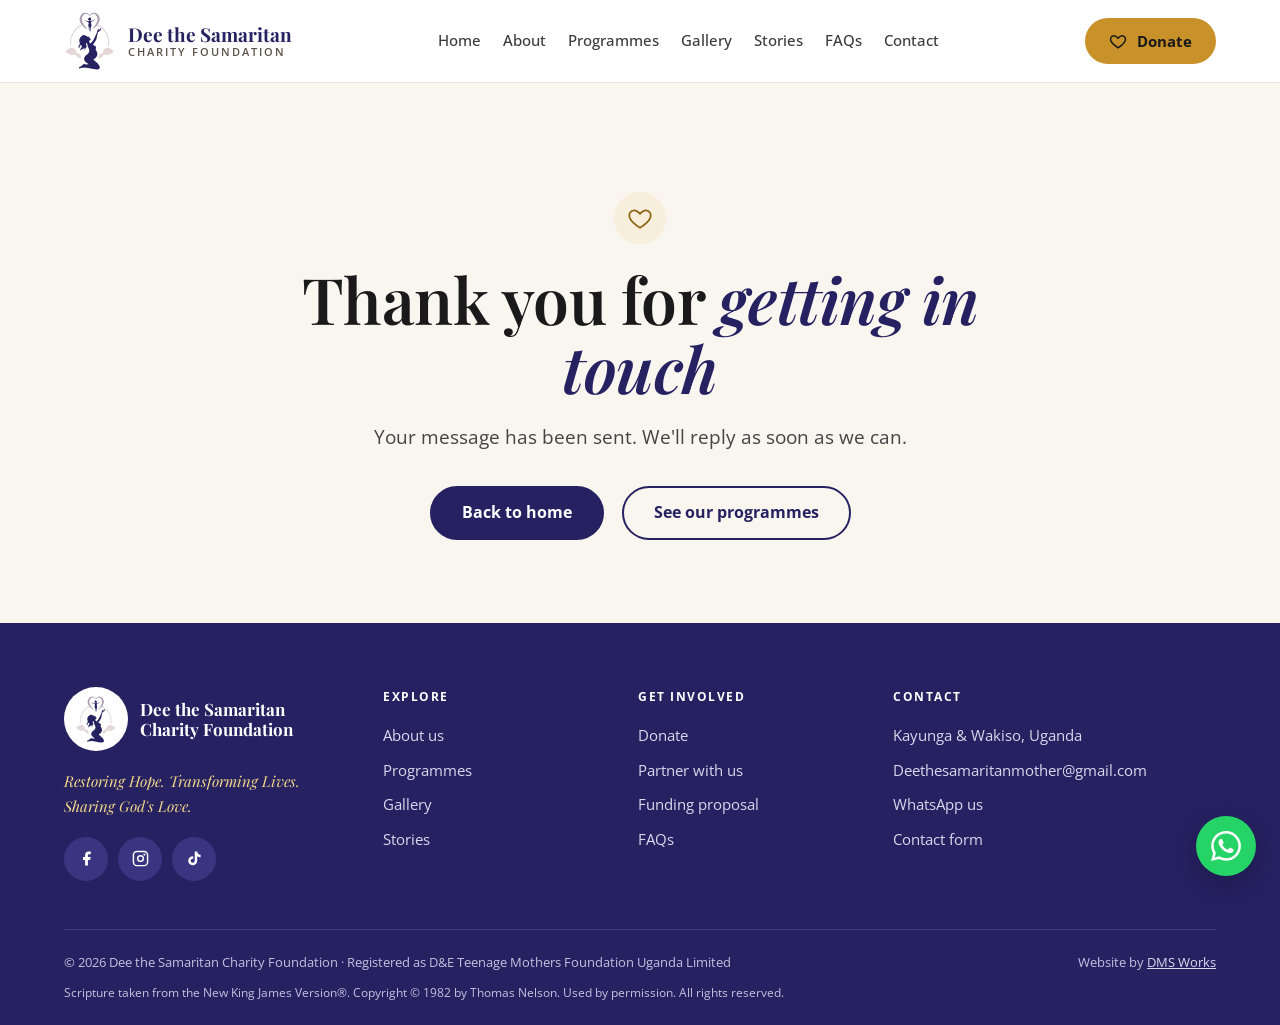
<file: thank-you.html>
<!DOCTYPE html>
<html lang="en-GB">
<head>
  <meta charset="UTF-8">
  <meta name="robots" content="noindex">
  <meta name="viewport" content="width=device-width, initial-scale=1.0">
  <title>Thank You | Dee the Samaritan Charity Foundation</title>
  <meta name="description" content="Thank you for contacting Dee the Samaritan Charity Foundation.">
  <meta name="theme-color" content="#262161">

  <!-- Social sharing -->
  <meta property="og:type" content="website">
  <meta property="og:site_name" content="Dee the Samaritan Charity Foundation">
  <meta property="og:title" content="Thank You | Dee the Samaritan Charity Foundation">
  <meta property="og:description" content="Thank you for contacting Dee the Samaritan Charity Foundation.">
  <meta property="og:image" content="assets/images/og-image.jpg">
  <meta name="twitter:card" content="summary_large_image">

  <link rel="icon" href="assets/images/favicon.svg" type="image/svg+xml">
  <link rel="icon" href="assets/images/favicon-32.png" sizes="32x32" type="image/png">
  <link rel="apple-touch-icon" href="assets/images/apple-touch-icon.png">

  <link rel="preconnect" href="https://fonts.googleapis.com">
  <link rel="preconnect" href="https://fonts.gstatic.com" crossorigin>
  <link rel="stylesheet" href="https://fonts.googleapis.com/css2?family=Open+Sans:wght@400;500;600;700&family=Playfair+Display:ital,wght@0,500;0,600;0,700;1,500;1,600&display=swap">
  <link rel="stylesheet" href="css/style.css">
  <script src="js/main.js" defer></script>
</head>
<body>

  <a class="skip-link" href="#main">Skip to content</a>

  <!-- ══ HEADER ══════════════════════════════════════════════ -->
  <header class="site-header">
    <nav class="nav" aria-label="Main">
      <a href="index.html" class="nav__logo">
        <img src="assets/images/logo-mark.svg" alt="" width="52" height="58">
        <span class="nav__logo-text">
          <span class="nav__logo-name">Dee the Samaritan</span>
          <span class="nav__logo-sub">Charity Foundation</span>
        </span>
      </a>
      <div class="nav__links">
        <a href="index.html">Home</a>
        <a href="about.html">About</a>
        <a href="programmes.html">Programmes</a>
        <a href="gallery.html">Gallery</a>
        <a href="testimonials.html">Stories</a>
        <a href="faqs.html">FAQs</a>
        <a href="contact.html">Contact</a>
      </div>
      <div class="nav__actions">
        <a href="support-us.html" class="btn btn--gold nav__cta"><svg viewBox="0 0 24 24" fill="none" stroke="currentColor" stroke-width="2" stroke-linecap="round" stroke-linejoin="round" aria-hidden="true"><path d="M12 21s-7.5-4.6-9.5-9.1C1.1 8.6 3.2 5 6.6 5c2.1 0 3.6 1.2 5.4 3.2C13.8 6.2 15.3 5 17.4 5c3.4 0 5.5 3.6 4.1 6.9C19.5 16.4 12 21 12 21z"/></svg>Donate</a>
        <button class="nav__burger" type="button" aria-label="Open menu" aria-expanded="false" aria-controls="mobile-menu">
          <span></span><span></span><span></span>
        </button>
      </div>
    </nav>
    <nav class="nav__mobile" id="mobile-menu" aria-label="Mobile">
    <a href="index.html">Home</a>
    <a href="about.html">About</a>
    <a href="programmes.html">Programmes</a>
    <a href="gallery.html">Gallery</a>
    <a href="testimonials.html">Stories</a>
    <a href="faqs.html">FAQs</a>
    <a href="contact.html">Contact</a>
    <a href="support-us.html" class="btn btn--gold btn--block">Donate now</a>
    </nav>
  </header>

  <main id="main">

    <section class="page-hero" style="min-height: 60vh; display: flex; align-items: center">
      <div class="container container--narrow">
        <span class="icon-circle icon-circle--gold" style="margin: 0 auto 8px"><svg viewBox="0 0 24 24" fill="none" stroke="currentColor" stroke-width="1.6" stroke-linecap="round" stroke-linejoin="round" aria-hidden="true"><path d="M12 21s-7.5-4.6-9.5-9.1C1.1 8.6 3.2 5 6.6 5c2.1 0 3.6 1.2 5.4 3.2C13.8 6.2 15.3 5 17.4 5c3.4 0 5.5 3.6 4.1 6.9C19.5 16.4 12 21 12 21z"/></svg></span>
        <h1>Thank you for <em>getting in touch</em></h1>
        <p class="lead">Your message has been sent. We'll reply as soon as we can.</p>
        <div class="btn-row mt-32" style="justify-content: center">
          <a href="index.html" class="btn btn--brand">Back to home</a>
          <a href="programmes.html" class="btn btn--outline">See our programmes</a>
        </div>
      </div>
    </section>

  </main>

  <!-- ══ FOOTER ══════════════════════════════════════════════ -->
  <footer class="site-footer">
    <div class="container">
      <div class="footer__grid">
        <div>
          <a href="index.html" class="footer__logo">
            <span class="footer__logo-mark"><img src="assets/images/logo-mark.svg" alt="" width="42" height="47"></span>
            <span class="footer__logo-name">Dee the Samaritan<br>Charity Foundation</span>
          </a>
          <p class="footer__tagline">Restoring Hope. Transforming Lives. Sharing God's Love.</p>
          <div class="socials"><a href="https://www.facebook.com/people/Dee-The-Samaritan-Charity-Foundation/61595721579893/" target="_blank" rel="noopener" aria-label="Facebook"><svg viewBox="0 0 24 24" fill="currentColor" aria-hidden="true"><path d="M18 2h-3a5 5 0 0 0-5 5v3H7v4h3v8h4v-8h3l1-4h-4V7a1 1 0 0 1 1-1h3z"/></svg></a><a href="https://www.instagram.com/dscf_2026/" target="_blank" rel="noopener" aria-label="Instagram"><svg viewBox="0 0 24 24" fill="none" stroke="currentColor" stroke-width="2" aria-hidden="true"><rect x="2" y="2" width="20" height="20" rx="5"/><circle cx="12" cy="12" r="4"/><circle cx="17.5" cy="6.5" r="0.6" fill="currentColor"/></svg></a><a href="https://www.tiktok.com/@deethesamaritanfdn" target="_blank" rel="noopener" aria-label="TikTok"><svg viewBox="0 0 24 24" fill="currentColor" aria-hidden="true"><path d="M19.59 6.69a4.83 4.83 0 0 1-3.77-4.25V2h-3.45v13.67a2.89 2.89 0 1 1-2.88-3.39c.28 0 .54.04.79.1V9.01a6.34 6.34 0 1 0 5.54 6.29V8.69a8.18 8.18 0 0 0 4.78 1.52V6.76a4.85 4.85 0 0 1-1.01-.07z"/></svg></a></div>
        </div>
        <nav aria-label="Footer — explore">
          <p class="footer__heading">Explore</p>
          <div class="footer__links">
            <a href="about.html">About us</a>
            <a href="programmes.html">Programmes</a>
            <a href="gallery.html">Gallery</a>
            <a href="testimonials.html">Stories</a>
          </div>
        </nav>
        <nav aria-label="Footer — get involved">
          <p class="footer__heading">Get involved</p>
          <div class="footer__links">
            <a href="support-us.html#donate">Donate</a>
            <a href="support-us.html#partner">Partner with us</a>
            <a href="support-us.html#proposal">Funding proposal</a>
            <a href="faqs.html">FAQs</a>
          </div>
        </nav>
        <div>
          <p class="footer__heading">Contact</p>
          <div class="footer__links">
            <span>Kayunga &amp; Wakiso, Uganda</span>
            <a href="mailto:Deethesamaritanmother@gmail.com">Deethesamaritanmother@<wbr>gmail.com</a>
            <a href="https://wa.me/256XXXXXXXXX" target="_blank" rel="noopener">WhatsApp us</a>
            <a href="contact.html">Contact form</a>
          </div>
        </div>
      </div>
      <div class="footer__bottom">
        <span>&copy; <span data-year>2026</span> Dee the Samaritan Charity Foundation · Registered as D&amp;E Teenage Mothers Foundation Uganda Limited</span>
        <span>Website by <a href="https://dmsworks.co.uk" target="_blank" rel="noopener">DMS Works</a></span>
        <span class="footer__scripture">Scripture taken from the New King James Version®. Copyright © 1982 by Thomas Nelson. Used by permission. All rights reserved.</span>
      </div>
    </div>
  </footer>

  <!-- ── WHATSAPP FLOAT ──────────────────────────────────────── -->
  <a href="https://wa.me/256XXXXXXXXX" class="whatsapp-float" target="_blank" rel="noopener" aria-label="Chat with us on WhatsApp">
    <svg viewBox="0 0 24 24" aria-hidden="true"><path d="M17.47 14.38c-.3-.15-1.76-.87-2.03-.97-.27-.1-.47-.15-.67.15-.2.3-.77.97-.94 1.16-.17.2-.35.22-.64.08-.3-.15-1.26-.46-2.39-1.48-.88-.79-1.48-1.76-1.65-2.06-.17-.3-.02-.46.13-.6.13-.14.3-.35.45-.52.15-.18.2-.3.3-.5.1-.2.05-.37-.03-.52-.07-.15-.67-1.61-.92-2.2-.24-.58-.49-.5-.67-.51h-.57c-.2 0-.52.07-.79.37-.27.3-1.04 1.02-1.04 2.48s1.07 2.88 1.21 3.07c.15.2 2.1 3.2 5.08 4.49.71.31 1.26.49 1.7.63.71.22 1.36.19 1.87.12.57-.09 1.76-.72 2-1.41.25-.7.25-1.29.17-1.41-.07-.13-.27-.2-.57-.35M12.05 21.79h-.01a9.87 9.87 0 0 1-5.03-1.38l-.36-.21-3.74.98 1-3.65-.24-.37a9.86 9.86 0 0 1-1.51-5.26c0-5.45 4.44-9.88 9.89-9.88 2.64 0 5.12 1.03 6.99 2.9a9.82 9.82 0 0 1 2.89 6.99c0 5.45-4.44 9.88-9.88 9.88m8.41-18.3A11.82 11.82 0 0 0 12.05 0C5.5 0 .16 5.34.16 11.89c0 2.1.55 4.14 1.59 5.95L.06 24l6.3-1.65a11.88 11.88 0 0 0 5.68 1.45h.01c6.55 0 11.89-5.34 11.89-11.89a11.82 11.82 0 0 0-3.48-8.41z"/></svg>
  </a>

</body>
</html>
</file>
<file: css/style.css>
/* ============================================================
   DEE THE SAMARITAN CHARITY FOUNDATION
   Main Stylesheet — DMS Works  ·  v2 (indigo, approved mockup)
   ============================================================ */

/* ── TOKENS ───────────────────────────────────────────────── */
:root {
  /* Brand — indigo taken from the DSCF logo */
  --brand:          #262161;
  --brand-dark:     #1A1747;
  --brand-tint:     #EAE8F4;   /* icon circles, tags */
  --brand-soft:     #DAD8EE;   /* body text on indigo */
  --brand-line:     #3D3973;   /* rules on indigo */
  --brand-raised:   #3A3580;   /* social buttons on indigo */

  --cream:          #F9F6F0;
  --cream-deep:     #E9E2D4;   /* photo placeholders */
  --line:           #E5DED0;
  --white:          #FFFFFF;

  --gold:           #C8912A;   /* fills, rules, outlines — never small text */
  --gold-text:      #8F6416;   /* gold for text on light backgrounds */
  --gold-light:     #F5D98A;   /* gold for text on indigo */
  --gold-tint:      #F7EEDC;
  --gold-hover:     #B5801F;

  --charcoal:       #1A1A1A;
  --text:           #444444;
  --text-strong:    #333333;
  --text-muted:     #5A5246;

  --whatsapp:       #25D366;

  /* Type */
  --font-heading:   'Playfair Display', Georgia, serif;
  --font-body:      'Open Sans', Arial, sans-serif;

  /* Layout */
  --max-width:      1200px;
  --gutter:         24px;
  --section-pad:    clamp(64px, 9vw, 120px);
  --radius-sm:      14px;
  --radius:         20px;
  --radius-lg:      24px;
  --arch:           50% 50% 0 0 / 40% 40% 0 0;   /* arch for 4:5 photos */

  --shadow-sm:      0 2px 10px rgba(26, 26, 26, 0.05);
  --shadow-md:      0 12px 32px rgba(26, 26, 26, 0.12);
  --transition:     0.25s ease;
}

/* ── RESET & BASE ─────────────────────────────────────────── */
*, *::before, *::after { box-sizing: border-box; }
* { margin: 0; padding: 0; }

html { scroll-behavior: smooth; font-size: 16px; }
@media (prefers-reduced-motion: reduce) {
  html { scroll-behavior: auto; }
  *, *::before, *::after { transition: none !important; animation: none !important; }
}

body {
  font-family: var(--font-body);
  color: var(--charcoal);
  background: var(--white);
  line-height: 1.65;
  -webkit-font-smoothing: antialiased;
}

img { max-width: 100%; height: auto; display: block; }
a { color: var(--brand); }
a:hover { color: var(--brand-dark); }
ul { list-style: none; }
button { font: inherit; }

:focus-visible { outline: 3px solid var(--gold); outline-offset: 3px; border-radius: 4px; }

.skip-link {
  position: absolute; left: 16px; top: -60px; z-index: 2000;
  background: var(--brand); color: var(--white); padding: 12px 18px; border-radius: 8px;
  font-weight: 700; text-decoration: none;
}
.skip-link:focus { top: 12px; color: var(--white); }

.visually-hidden {
  position: absolute !important; width: 1px; height: 1px; overflow: hidden;
  clip: rect(0 0 0 0); white-space: nowrap;
}

/* ── TYPOGRAPHY ───────────────────────────────────────────── */
h1, h2, h3, h4 {
  font-family: var(--font-heading);
  font-weight: 600;
  line-height: 1.15;
  color: var(--charcoal);
}
h1 { font-size: clamp(38px, 5vw, 64px); line-height: 1.08; letter-spacing: -0.5px; }
h2 { font-size: clamp(32px, 3.6vw, 48px); }
h3 { font-size: clamp(21px, 2vw, 24px); line-height: 1.3; }
h1 em, h2 em { font-style: italic; color: var(--brand); }

p { color: var(--text); font-size: 17px; }
p + p { margin-top: 16px; }

.lead { font-size: 19px; color: var(--text); max-width: 640px; }

.eyebrow {
  display: inline-flex; align-items: center; gap: 10px;
  font-size: 13px; font-weight: 700; letter-spacing: 2px; text-transform: uppercase;
  color: var(--brand);
}
.eyebrow--gold { color: var(--gold-text); }
.eyebrow--light { color: var(--gold-light); }
.eyebrow__rule { width: 28px; height: 2px; background: var(--gold); flex-shrink: 0; }

.tbc {
  display: block; padding: 18px 22px; margin-top: 24px;
  border: 1px dashed #C9BFAD; border-radius: var(--radius-sm);
  font-size: 14px; color: var(--text-muted);
}

/* ── LAYOUT ───────────────────────────────────────────────── */
.container { max-width: var(--max-width); margin: 0 auto; padding: 0 var(--gutter); }
.container--narrow { max-width: 820px; }

.section { padding: var(--section-pad) 0; }
.section--cream { background: var(--cream); }
.section--brand { background: var(--brand); color: var(--white); }
.section--brand h2, .section--brand h3 { color: var(--white); }
.section--brand p { color: var(--brand-soft); }

.section__header { text-align: center; max-width: 680px; margin: 0 auto 48px; }
.section__header h2 { margin-top: 14px; }
.section__header p { margin-top: 16px; }
.section__header--split {
  display: flex; flex-wrap: wrap; align-items: flex-end; justify-content: space-between;
  gap: 20px; max-width: none; text-align: left; margin-bottom: 40px;
}

.split { display: flex; flex-wrap: wrap; align-items: center; gap: 64px; }
.split--top { align-items: flex-start; }
.split > * { flex: 1 1 420px; min-width: 0; }
.split__media { display: flex; justify-content: center; }
.split__text h2 { margin: 14px 0 22px; }

.grid { display: grid; gap: 24px; grid-template-columns: repeat(auto-fit, minmax(300px, 1fr)); }
.grid--sm { grid-template-columns: repeat(auto-fit, minmax(240px, 1fr)); }
.grid--lg { grid-template-columns: repeat(auto-fit, minmax(320px, 1fr)); }

.text-center { text-align: center; }
.mt-24 { margin-top: 24px; }
.mt-32 { margin-top: 32px; }
.mt-44 { margin-top: 44px; }

/* ── BUTTONS ──────────────────────────────────────────────── */
.btn {
  display: inline-flex; align-items: center; justify-content: center; gap: 10px;
  min-height: 54px; padding: 0 30px; border-radius: 999px;
  font-family: var(--font-body); font-size: 16px; font-weight: 700;
  text-decoration: none; border: 2px solid transparent; cursor: pointer;
  transition: background var(--transition), color var(--transition), border-color var(--transition), transform var(--transition);
}
.btn:hover { transform: translateY(-1px); }
.btn svg { width: 18px; height: 18px; flex-shrink: 0; }

/* Gold buttons use charcoal text — white on gold fails contrast */
.btn--gold { background: var(--gold); border-color: var(--gold); color: var(--charcoal); }
.btn--gold:hover { background: var(--gold-hover); border-color: var(--gold-hover); color: var(--charcoal); }

.btn--brand { background: var(--brand); border-color: var(--brand); color: var(--white); }
.btn--brand:hover { background: var(--brand-dark); border-color: var(--brand-dark); color: var(--white); }

.btn--outline { background: transparent; border-color: var(--brand); color: var(--brand); }
.btn--outline:hover { background: var(--brand); color: var(--white); }

.btn--sm { min-height: 46px; padding: 0 22px; font-size: 15px; }
.btn--block { display: flex; width: 100%; }

.btn-row { display: flex; flex-wrap: wrap; align-items: center; gap: 14px 18px; }

.link-arrow {
  display: inline-flex; align-items: center; gap: 6px; min-height: 44px;
  font-weight: 700; font-size: 15px; text-decoration: none;
}
.link-arrow svg { width: 16px; height: 16px; transition: transform var(--transition); }
.link-arrow:hover svg { transform: translateX(3px); }

/* ── HEADER / NAV ─────────────────────────────────────────── */
.site-header {
  position: sticky; top: 0; z-index: 1000;
  background: var(--white); border-bottom: 1px solid #ECE6DA;
  transition: box-shadow var(--transition);
}
.site-header.scrolled { box-shadow: 0 4px 18px rgba(26, 26, 26, 0.08); }

.nav {
  max-width: var(--max-width); margin: 0 auto; padding: 12px var(--gutter);
  display: flex; align-items: center; justify-content: space-between; gap: 24px;
}
.nav__logo { display: flex; align-items: center; gap: 12px; text-decoration: none; flex-shrink: 0; }
.nav__logo img { width: 52px; height: 58px; }
.nav__logo-text { display: flex; flex-direction: column; line-height: 1.15; }
.nav__logo-name { font-family: var(--font-heading); font-size: 19px; font-weight: 700; color: var(--brand); }
.nav__logo-sub { font-size: 11px; font-weight: 600; letter-spacing: 2px; text-transform: uppercase; color: var(--text-muted); }

.nav__links { display: flex; align-items: center; gap: 4px 22px; }
.nav__links a {
  padding: 6px 0; font-size: 15px; font-weight: 500; color: #3A3A3A; text-decoration: none;
  border-bottom: 2px solid transparent; transition: color var(--transition), border-color var(--transition);
}
.nav__links a:hover { color: var(--brand); }
.nav__links a.active, .nav__links a[aria-current="page"] { color: var(--brand); border-bottom-color: var(--gold); }

.nav__actions { display: flex; align-items: center; gap: 6px; }
.nav__cta { min-height: 46px; padding: 0 22px; font-size: 15px; }

.nav__burger {
  display: none; width: 44px; height: 44px; padding: 10px;
  flex-direction: column; justify-content: center; gap: 5px;
  background: none; border: none; cursor: pointer;
}
.nav__burger span {
  display: block; width: 24px; height: 2px; background: var(--charcoal); border-radius: 2px;
  transition: transform var(--transition), opacity var(--transition);
}

.nav__mobile {
  display: none; flex-direction: column;
  padding: 8px var(--gutter) 24px; border-top: 1px solid #F0EBE1; background: var(--white);
}
.nav__mobile.open { display: flex; }
.nav__mobile a {
  display: flex; align-items: center; min-height: 52px;
  font-size: 17px; font-weight: 600; color: var(--charcoal); text-decoration: none;
  border-bottom: 1px solid #F0EBE1;
}
.nav__mobile a[aria-current="page"], .nav__mobile a.active { color: var(--brand); }
.nav__mobile .btn { margin-top: 18px; border-bottom: none; color: var(--charcoal); }

/* ── HERO (home) ──────────────────────────────────────────── */
.hero { background: var(--cream); padding: clamp(40px, 6vw, 88px) 0 clamp(56px, 8vw, 104px); overflow: hidden; }
.hero .split { gap: 56px; }
.hero h1 { font-size: clamp(40px, 5.4vw, 70px); margin: 22px 0 26px; }
.hero .lead { margin-bottom: 34px; max-width: 520px; }

.hero__media { position: relative; width: 100%; max-width: 470px; }
.hero__badge {
  position: absolute; z-index: 2; left: -28px; bottom: 56px; max-width: 250px;
  background: var(--white); border-radius: 16px; padding: 18px 22px; box-shadow: var(--shadow-md);
}
.hero__badge p { font-family: var(--font-heading); font-size: 19px; font-weight: 600; color: var(--charcoal); margin-top: 6px; line-height: 1.3; }

/* ── PAGE HERO (inner pages) ─────────────────────────────── */
.page-hero { background: var(--cream); padding: clamp(56px, 8vw, 104px) 0 clamp(48px, 6vw, 80px); text-align: center; }
.page-hero h1 { margin: 20px 0; }
.page-hero .lead { margin: 0 auto; }

.chip-nav { display: flex; flex-wrap: wrap; justify-content: center; gap: 10px; margin-top: 36px; }
.chip-nav a {
  display: inline-flex; align-items: center; gap: 8px; min-height: 44px; padding: 0 18px;
  border-radius: 999px; border: 1px solid #D6D3EA; background: var(--white);
  color: var(--brand); font-size: 14px; font-weight: 600; text-decoration: none;
  transition: background var(--transition), color var(--transition);
}
.chip-nav a:hover, .chip-nav a.is-featured { background: var(--brand); border-color: var(--brand); color: var(--white); }
.chip-nav svg { width: 16px; height: 16px; }

/* ── PHOTOS & PLACEHOLDERS ───────────────────────────────── */
/* To add a real photo: put <img src="..." alt="..."> inside .photo and delete the label */
.photo {
  position: relative; overflow: hidden; width: 100%;
  background: var(--cream-deep); color: var(--text-muted); font-size: 13px; text-align: center;
  display: flex; align-items: flex-end; justify-content: center; padding: 24px;
}
.photo img { position: absolute; inset: 0; width: 100%; height: 100%; object-fit: cover; }
.photo__label { display: inline-flex; align-items: center; gap: 8px; position: relative; }
.photo__label svg { width: 18px; height: 18px; }

.photo--portrait { aspect-ratio: 4 / 5; }
.photo--landscape { aspect-ratio: 4 / 3; }
.photo--arch { aspect-ratio: 4 / 5; border-radius: var(--arch); padding: 28px; }
.photo--rounded { border-radius: var(--radius-lg); min-height: 380px; }
.photo--circle { aspect-ratio: 1 / 1; border-radius: 50%; align-items: center; max-width: 240px; margin: 0 auto; }

.arch-frame { position: relative; width: 100%; max-width: 470px; }
.arch-frame::before {
  content: ''; position: absolute; inset: 0; pointer-events: none;
  border: 1.5px solid var(--gold); border-radius: var(--arch);
  transform: translate(18px, -18px);
}
.arch-frame--left::before { transform: translate(-18px, -18px); }
.arch-frame .photo { z-index: 1; }

.founder-caption { margin-top: 28px; text-align: center; }
.founder-caption__name { font-family: var(--font-heading); font-size: 22px; font-weight: 600; color: var(--charcoal); }
.founder-caption__role { font-size: 14px; color: var(--text-muted); margin-top: 2px; }

.photo-figure { width: 100%; max-width: 420px; margin: 0; }
.photo-credit { margin-top: 26px; font-size: 13px; line-height: 1.5; color: var(--text-muted); text-align: center; }
.photo-credit a { color: var(--brand); font-weight: 600; text-decoration: underline; text-underline-offset: 2px; }

/* ── STATS BAND ───────────────────────────────────────────── */
.stats { background: var(--brand); color: var(--white); padding: 52px 0; }
.stats__grid { display: grid; grid-template-columns: repeat(auto-fit, minmax(150px, 1fr)); gap: 32px; text-align: center; }
.stat__number { font-family: var(--font-heading); font-size: 54px; font-weight: 600; line-height: 1; }
.stat__label { margin-top: 10px; font-size: 13px; font-weight: 600; letter-spacing: 1.5px; text-transform: uppercase; color: var(--brand-soft); }

.facts { display: grid; grid-template-columns: repeat(auto-fit, minmax(220px, 1fr)); gap: 32px; }
.fact__label { font-size: 12px; font-weight: 700; letter-spacing: 1.5px; text-transform: uppercase; color: var(--gold-light); }
.fact__value { margin-top: 8px; font-family: var(--font-heading); font-size: 26px; font-weight: 600; color: var(--white); line-height: 1.3; }
.fact__value--sm { font-size: 20px; }

/* ── QUOTES & SCRIPTURE ──────────────────────────────────── */
.pull-quote { padding: 28px 30px; background: var(--cream); border-radius: var(--radius); margin: 30px 0; }
.pull-quote::before {
  content: '\201C'; display: block; height: 30px;
  font-family: var(--font-heading); font-size: 64px; line-height: 0.9; color: var(--gold);
}
.pull-quote blockquote { font-family: var(--font-heading); font-style: italic; font-size: clamp(20px, 2.2vw, 24px); line-height: 1.45; color: var(--charcoal); }
.pull-quote figcaption { margin-top: 14px; font-size: 14px; font-weight: 600; color: var(--text-muted); }

.scripture { text-align: center; }
.scripture__icon { display: block; width: 30px; height: 30px; color: var(--gold-light); margin: 0 auto; }
.scripture blockquote {
  margin: 18px 0 14px; font-family: var(--font-heading); font-style: italic; font-weight: 500;
  font-size: clamp(32px, 4vw, 50px); line-height: 1.2; color: var(--white);
}
.scripture__ref { font-size: 13px; font-weight: 700; letter-spacing: 2px; text-transform: uppercase; color: var(--gold-light); }
.scripture p { max-width: 600px; margin: 26px auto 0; font-size: 18px; }

.scripture-arch {
  margin: 0; padding: clamp(32px, 4vw, 48px); text-align: center;
  border: 1.5px solid var(--gold-light); border-radius: 50% 50% 24px 24px / 30% 30% 24px 24px;
}
.scripture-arch blockquote {
  margin: 18px 0 14px; font-family: var(--font-heading); font-style: italic;
  font-size: clamp(22px, 2.4vw, 30px); line-height: 1.4; color: var(--white);
}
.scripture-arch figcaption { font-size: 13px; font-weight: 700; letter-spacing: 2px; text-transform: uppercase; color: var(--gold-light); }

/* ── STORY (about) ───────────────────────────────────────── */
.story p { font-size: 18px; }
.story p:first-of-type::first-letter {
  float: left; font-family: var(--font-heading); font-size: 72px; line-height: 0.85;
  font-weight: 600; color: var(--brand); padding: 6px 12px 0 0;
}
.story__close { font-weight: 600; color: var(--text-strong); }

/* ── CARDS ────────────────────────────────────────────────── */
.card { background: var(--white); border-radius: var(--radius); padding: 30px; }
.card--bordered { border: 1px solid var(--line); }
.card--cream { background: var(--cream); }
.card--lg { border-radius: var(--radius-lg); padding: clamp(32px, 4vw, 52px); }
.card h2 { font-size: clamp(28px, 2.8vw, 38px); line-height: 1.2; margin: 12px 0 14px; }
.card h3 { margin: 18px 0 8px; }
.card p { font-size: 15px; }
.card--lg p { font-size: 17px; margin-bottom: 28px; }

.icon-circle {
  width: 52px; height: 52px; border-radius: 50%; flex-shrink: 0;
  background: var(--brand-tint); color: var(--brand);
  display: flex; align-items: center; justify-content: center;
}
.icon-circle svg { width: 26px; height: 26px; }
.icon-circle--gold { background: var(--gold-tint); color: var(--gold-text); }
.icon-circle--lg { width: 56px; height: 56px; }
.icon-circle--lg svg { width: 28px; height: 28px; }

.tag {
  display: inline-flex; align-items: center; gap: 6px; padding: 5px 12px; border-radius: 999px;
  background: var(--brand-tint); color: var(--brand);
  font-size: 12px; font-weight: 700; letter-spacing: 1px; text-transform: uppercase;
}
.tag--gold { background: var(--gold-tint); color: var(--gold-text); }
.tag svg { width: 13px; height: 13px; }

.chips { display: flex; flex-wrap: wrap; gap: 8px; }
.chip { padding: 7px 14px; border-radius: 999px; background: var(--cream); border: 1px solid var(--line); font-size: 14px; color: var(--text-strong); }
.section--cream .chip { background: var(--white); }

/* Featured programme card (home) */
.feature {
  display: flex; flex-wrap: wrap; background: var(--white);
  border-radius: var(--radius-lg); overflow: hidden; box-shadow: var(--shadow-sm);
}
.feature > .photo { flex: 1 1 420px; min-height: 380px; }
.feature__body { flex: 1 1 420px; min-width: 0; padding: clamp(32px, 4vw, 56px); }
.feature__body h3 { font-size: clamp(28px, 2.8vw, 36px); line-height: 1.2; margin: 18px 0 14px; }
.feature__body p { margin-bottom: 20px; }
.feature__body .chips { margin-bottom: 30px; }

/* Gift amounts */
.gift { border: 1px solid var(--line); border-radius: var(--radius); padding: 32px; text-align: center; }
.gift--highlight { border: 2px solid var(--gold); background: #FDFAF3; }
.gift__amount { font-family: var(--font-heading); font-size: 40px; font-weight: 600; color: var(--brand); }
.gift p { font-size: 16px; margin-top: 10px; }

/* Story cards */
.story-card { background: var(--white); border-radius: var(--radius); overflow: hidden; display: flex; flex-direction: column; }
.section:not(.section--cream) .story-card { border: 1px solid var(--line); }
.story-card .photo { padding: 18px; }
.story-card__body { padding: 28px; display: flex; flex-direction: column; flex: 1; }
.story-card__body h3 { font-size: 22px; margin: 16px 0 8px; }
.story-card__body p { font-size: 15px; margin-bottom: 16px; flex: 1; }

/* Programme rows (programmes page) */
.programme .split { gap: 56px; }
.programme--reverse .split { flex-wrap: wrap-reverse; }
.programme__head { display: flex; align-items: center; gap: 14px; }
.programme__num { font-family: var(--font-heading); font-size: 22px; font-style: italic; color: var(--gold-text); }
.programme h2 { font-size: clamp(30px, 3.2vw, 42px); margin: 20px 0 14px; }
.programme__who { font-size: 15px; font-weight: 600; color: var(--brand); margin-bottom: 14px; }
.programme__desc { margin-bottom: 22px; }
.programme__label { font-size: 12px; font-weight: 700; letter-spacing: 1.5px; text-transform: uppercase; color: var(--text-muted); margin-bottom: 10px; }
.programme .chips { margin-bottom: 26px; }

.info-box { background: var(--cream); border-radius: 16px; padding: 20px; }
.info-box__label { font-size: 12px; font-weight: 700; letter-spacing: 1.5px; text-transform: uppercase; color: var(--brand); margin-bottom: 8px; }
.info-box p { font-size: 16px; color: var(--text-strong); }

/* CTA band */
.cta-band { background: var(--brand); padding: 56px 0; }
.cta-band .container { display: flex; flex-wrap: wrap; align-items: center; justify-content: space-between; gap: 24px; }
.cta-band h2 { font-size: clamp(26px, 2.8vw, 36px); color: var(--white); margin-bottom: 8px; }
.cta-band p { color: var(--brand-soft); }

/* Team */
.team-member { text-align: center; }
.team-member__name { font-family: var(--font-heading); font-size: 22px; font-weight: 600; margin-top: 18px; }
.team-member__role { font-size: 14px; color: var(--text-muted); }
.team-member__bio { font-size: 15px; max-width: 320px; margin: 12px auto 0; }
#team, #foc { scroll-margin-top: 110px; }

/* Map */
.map-placeholder {
  min-height: 400px; border-radius: var(--radius-lg); background: var(--brand-tint); color: var(--brand);
  display: flex; flex-direction: column; align-items: center; justify-content: center; gap: 10px;
  font-size: 14px; font-weight: 600; text-align: center; padding: 24px;
}
.map-placeholder svg { width: 40px; height: 40px; }
.map-embed { width: 100%; min-height: 400px; border: 0; border-radius: var(--radius-lg); }

/* ── GALLERY & LIGHTBOX ──────────────────────────────────── */
.gallery { display: grid; gap: 16px; grid-template-columns: repeat(auto-fill, minmax(260px, 1fr)); }
.gallery__item { margin: 0; border-radius: var(--radius-sm); overflow: hidden; background: var(--cream-deep); }
.gallery__item button { display: block; width: 100%; padding: 0; border: 0; background: none; cursor: zoom-in; }
.gallery__item img { width: 100%; aspect-ratio: 4 / 3; object-fit: cover; transition: transform 0.4s ease; }
.gallery__item button:hover img { transform: scale(1.03); }
.gallery__item figcaption { padding: 12px 14px; font-size: 14px; color: var(--text-muted); background: var(--white); }

.video-card { background: var(--white); border-radius: var(--radius); overflow: hidden; }
.video-card__frame {
  aspect-ratio: 16 / 9; background: var(--brand); color: var(--brand-soft);
  display: flex; flex-direction: column; align-items: center; justify-content: center; gap: 10px; font-size: 14px;
}
.video-card__frame svg { width: 56px; height: 56px; color: var(--gold-light); }
.video-card__frame iframe, .video-card__frame video { width: 100%; height: 100%; border: 0; }
.video-card__body { padding: 22px 24px; }
.video-card__body h3 { font-size: 20px; margin-bottom: 6px; }
.video-card__body p { font-size: 15px; }

.lightbox {
  position: fixed; inset: 0; z-index: 3000; display: none;
  align-items: center; justify-content: center; padding: 24px;
  background: rgba(15, 13, 40, 0.92);
}
.lightbox.open { display: flex; }
.lightbox__img { max-width: min(1100px, 100%); max-height: 85vh; border-radius: 12px; }
.lightbox__close {
  position: absolute; top: 18px; right: 18px; width: 48px; height: 48px; border-radius: 50%;
  border: none; background: var(--white); color: var(--charcoal); cursor: pointer;
  display: flex; align-items: center; justify-content: center;
}
.lightbox__close svg { width: 22px; height: 22px; }

/* ── FAQ ACCORDION ───────────────────────────────────────── */
.faq-group + .faq-group { margin-top: 56px; }
.faq-group h2 { font-size: clamp(26px, 2.6vw, 32px); margin-bottom: 18px; }
.faq__item { background: var(--white); border: 1px solid var(--line); border-radius: var(--radius-sm); }
.faq__item + .faq__item { margin-top: 12px; }
.faq__question {
  width: 100%; min-height: 64px; padding: 18px 22px;
  display: flex; align-items: center; justify-content: space-between; gap: 16px;
  background: none; border: none; cursor: pointer; text-align: left;
  font-family: var(--font-body); font-size: 17px; font-weight: 600; color: var(--charcoal);
}
.faq__icon {
  width: 32px; height: 32px; border-radius: 50%; flex-shrink: 0;
  background: var(--brand-tint); color: var(--brand);
  display: flex; align-items: center; justify-content: center; transition: transform var(--transition);
}
.faq__icon svg { width: 16px; height: 16px; }
.faq__item.open .faq__icon { transform: rotate(45deg); }
.faq__answer { display: none; padding: 0 22px 22px; }
.faq__item.open .faq__answer { display: block; }
.faq__answer p { font-size: 16px; }
.faq__answer .tbc { margin-top: 12px; }

/* ── FORMS ────────────────────────────────────────────────── */
.form { display: grid; gap: 20px; }
.form__row { display: grid; gap: 20px; grid-template-columns: repeat(auto-fit, minmax(220px, 1fr)); }
.field { display: flex; flex-direction: column; gap: 8px; }
.field label { font-size: 14px; font-weight: 600; color: var(--charcoal); }
.field .optional { font-weight: 400; color: var(--text-muted); }
.field input, .field select, .field textarea {
  width: 100%; min-height: 52px; padding: 12px 16px;
  font-family: var(--font-body); font-size: 16px; color: var(--charcoal);
  background: var(--white); border: 1px solid #CFC6B5; border-radius: 12px;
  transition: border-color var(--transition), box-shadow var(--transition);
}
.field textarea { min-height: 160px; resize: vertical; }
.field input:focus, .field select:focus, .field textarea:focus {
  outline: none; border-color: var(--brand); box-shadow: 0 0 0 3px var(--brand-tint);
}
.form__note { font-size: 13px; color: var(--text-muted); }
.hidden-field { display: none; }

.contact-list { display: flex; flex-direction: column; gap: 18px; margin-top: 24px; }
.contact-list__item { display: flex; align-items: flex-start; gap: 14px; }
.contact-list__item p { font-size: 15px; }
.contact-list__label { font-size: 12px; font-weight: 700; letter-spacing: 1.5px; text-transform: uppercase; color: var(--text-muted); }
.contact-list a { font-weight: 600; text-decoration: none; overflow-wrap: break-word; }

.socials { display: flex; gap: 10px; }
.socials a {
  width: 44px; height: 44px; border-radius: 50%;
  display: flex; align-items: center; justify-content: center;
  background: var(--brand-tint); color: var(--brand); transition: background var(--transition), color var(--transition);
}
.socials a:hover { background: var(--brand); color: var(--white); }
.socials svg { width: 17px; height: 17px; }

/* ── FOOTER ───────────────────────────────────────────────── */
.site-footer { background: var(--brand); color: var(--brand-soft); padding: 64px 0 0; }
.footer__grid {
  display: grid; gap: 40px; grid-template-columns: repeat(auto-fit, minmax(200px, 1fr));
  padding-bottom: 48px; border-bottom: 1px solid var(--brand-line);
}
@media (min-width: 1000px) { .footer__grid { grid-template-columns: 1.3fr 1fr 1fr 1.5fr; } }
.footer__logo { display: flex; align-items: center; gap: 12px; text-decoration: none; }
.footer__logo-mark {
  width: 64px; height: 64px; border-radius: 50%; background: var(--white); flex-shrink: 0;
  display: flex; align-items: center; justify-content: center;
}
.footer__logo-mark img { width: 42px; height: 47px; }
.footer__logo-name { font-family: var(--font-heading); font-size: 17px; font-weight: 700; color: var(--white); line-height: 1.2; }
.footer__tagline { font-family: var(--font-heading); font-style: italic; font-size: 15px; color: var(--gold-light); margin: 18px 0; }
.footer__heading { font-size: 12px; font-weight: 700; letter-spacing: 1.5px; text-transform: uppercase; color: var(--white); margin-bottom: 16px; }
.footer__links { display: flex; flex-direction: column; gap: 10px; font-size: 15px; }
.footer__links a { color: var(--brand-soft); text-decoration: none; overflow-wrap: break-word; }
.footer__links a:hover { color: var(--white); }
.site-footer .socials a { background: var(--brand-raised); color: var(--white); }
.site-footer .socials a:hover { background: var(--gold); color: var(--charcoal); }
.footer__bottom {
  display: flex; flex-wrap: wrap; justify-content: space-between; gap: 10px;
  padding: 22px 0; font-size: 13px; color: #C4C1E0;
}
.footer__bottom a { color: var(--brand-soft); }
.footer__bottom a:hover { color: var(--white); }
.footer__scripture { flex-basis: 100%; font-size: 12px; }

/* ── WHATSAPP FLOAT ──────────────────────────────────────── */
.whatsapp-float {
  position: fixed; right: 24px; bottom: 24px; z-index: 999;
  width: 60px; height: 60px; border-radius: 50%; background: var(--whatsapp);
  display: flex; align-items: center; justify-content: center;
  box-shadow: 0 8px 24px rgba(0, 0, 0, 0.22); transition: transform var(--transition);
}
.whatsapp-float:hover { transform: scale(1.08); }
.whatsapp-float svg { width: 30px; height: 30px; fill: var(--white); }

/* ── SCROLL REVEAL ───────────────────────────────────────── */
.js .reveal { opacity: 0; transform: translateY(24px); transition: opacity 0.6s ease, transform 0.6s ease; }
.js .reveal.revealed { opacity: 1; transform: none; }

/* ============================================================
   RESPONSIVE
   ============================================================ */
@media (max-width: 1100px) {
  .nav__links { display: none; }
  .nav__burger { display: flex; }
}

@media (max-width: 520px) {
  .nav__cta { min-height: 44px; padding: 0 16px; font-size: 14px; }
  .nav__cta svg { display: none; }
}

@media (max-width: 720px) {
  :root { --gutter: 20px; }
  .split { gap: 40px; }
  .hero__badge { left: 0; bottom: 24px; }
  .arch-frame::before { transform: translate(10px, -10px); }
  .arch-frame--left::before { transform: translate(-10px, -10px); }
  .founder-caption { margin-top: 24px; }
  .btn-row .btn { flex: 1 1 100%; }
  .stats__grid { grid-template-columns: repeat(2, minmax(0, 1fr)); gap: 24px; }
  .footer__links { gap: 0; }
  .footer__links a { display: inline-flex; align-items: center; min-height: 40px; }
  .stat__number { font-size: 40px; }
  .stat__label { font-size: 11px; letter-spacing: 1.2px; }
  .whatsapp-float { right: 16px; bottom: 16px; width: 56px; height: 56px; }
}

@media (max-width: 420px) {
  .nav__logo img { width: 44px; height: 49px; }
  .nav__logo-name { font-size: 16px; }
  .nav__logo-sub { font-size: 9px; letter-spacing: 1.6px; }
  .nav { gap: 12px; }
}
</file>
